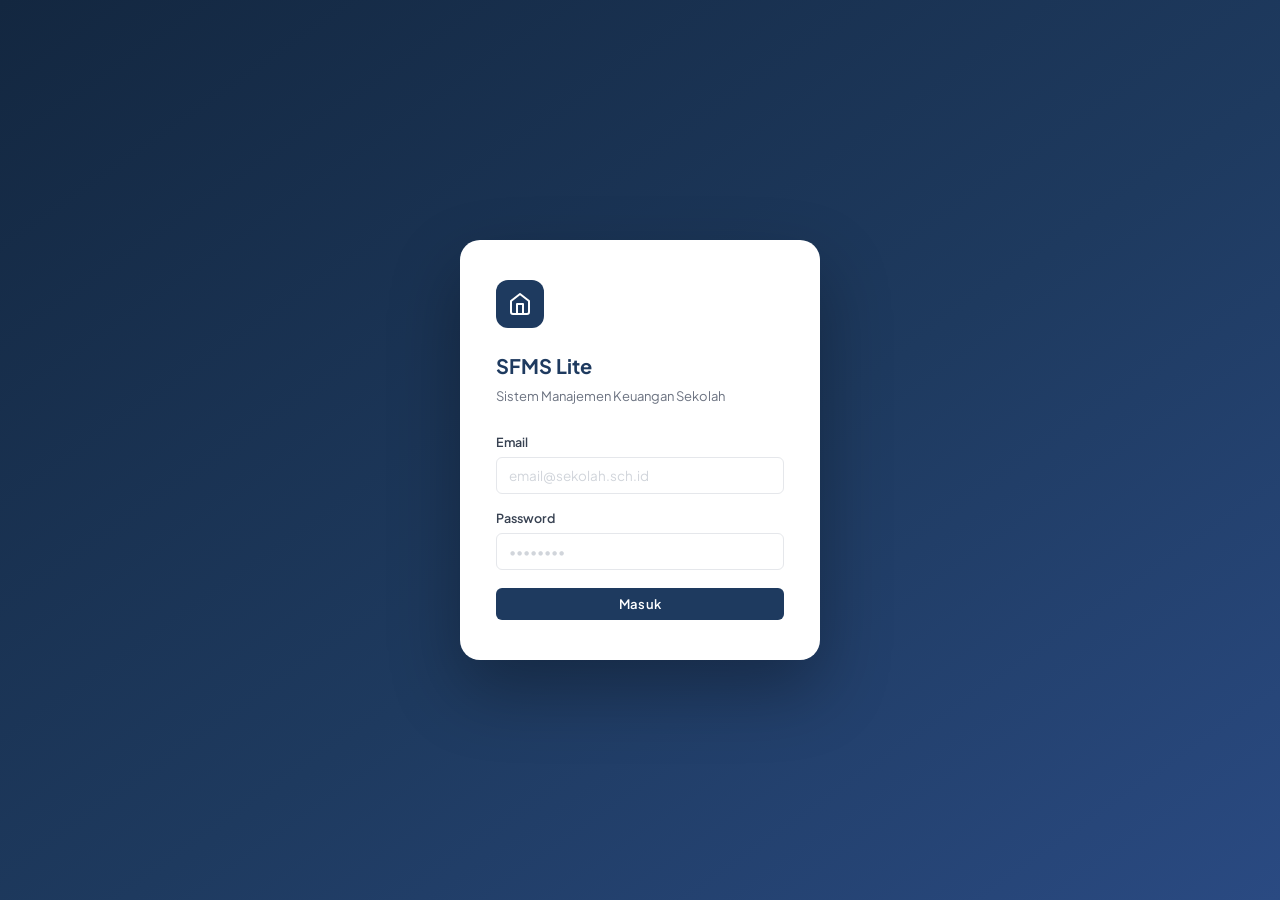
<file: index.html>
<!DOCTYPE html>
<html lang="id">
<head>
<meta charset="UTF-8" />
<meta name="viewport" content="width=device-width, initial-scale=1.0" />
<title>Login — SFMS Lite</title>
<link rel="stylesheet" href="css/style.css" />
</head>
<body>
<div class="login-wrap">
  <div class="login-card">
    <div class="login-logo">
      <svg xmlns="http://www.w3.org/2000/svg" width="24" height="24" viewBox="0 0 24 24" fill="none" stroke="currentColor" stroke-width="2" stroke-linecap="round" stroke-linejoin="round"><path d="M3 9l9-7 9 7v11a2 2 0 0 1-2 2H5a2 2 0 0 1-2-2z"/><polyline points="9 22 9 12 15 12 15 22"/></svg>
    </div>
    <h1>SFMS Lite</h1>
    <p class="sub">Sistem Manajemen Keuangan Sekolah</p>
    <div id="errMsg" class="error" style="display:none"></div>
    <label>Email</label>
    <input type="email" id="email" placeholder="email@sekolah.sch.id" required autocomplete="email" />
    <label>Password</label>
    <input type="password" id="password" placeholder="••••••••" required autocomplete="current-password" />
    <button class="btn btn-primary" id="btnLogin" style="width:100%;margin-top:4px">Masuk</button>
  </div>
</div>
<script type="module" src="js/login.js"></script>
</body>
</html>
</file>
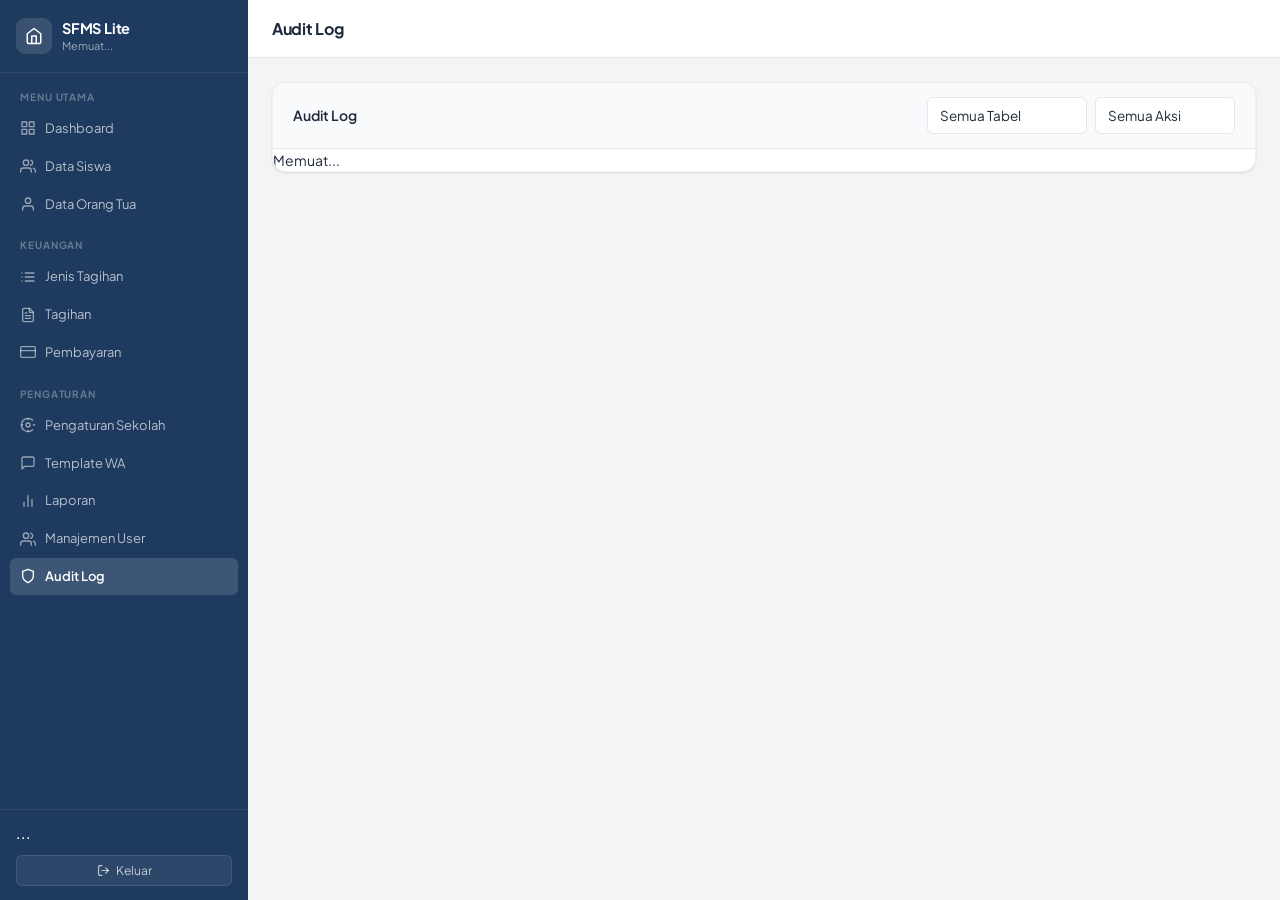
<file: audit-log.html>
<!DOCTYPE html>
<html lang="id">
<head>
<meta charset="UTF-8" />
<meta name="viewport" content="width=device-width, initial-scale=1.0" />
<title>Audit Log — SFMS Lite</title>
<link rel="stylesheet" href="css/style.css" />
<link rel="stylesheet" href="css/mobile-fix.css" />
</head>
<body>

<div class="sidebar-overlay" id="sidebarOverlay"></div>

<div class="app-shell">
  <aside class="sidebar" id="sidebar">
    <div class="brand">
      <div class="brand-icon"><svg xmlns="http://www.w3.org/2000/svg" width="18" height="18" viewBox="0 0 24 24" fill="none" stroke="currentColor" stroke-width="2" stroke-linecap="round" stroke-linejoin="round"><path d="M3 9l9-7 9 7v11a2 2 0 0 1-2 2H5a2 2 0 0 1-2-2z"/><polyline points="9 22 9 12 15 12 15 22"/></svg></div>
      <div class="brand-text">
        <div class="brand-name" data-app-name>SFMS Lite</div>
        <div class="brand-sub" data-school-name>Memuat...</div>
      </div>
    </div>
    <nav>
      <div class="nav-section">MENU UTAMA</div>
      <a href="dashboard.html"><svg xmlns="http://www.w3.org/2000/svg" width="16" height="16" viewBox="0 0 24 24" fill="none" stroke="currentColor" stroke-width="2" stroke-linecap="round" stroke-linejoin="round"><rect x="3" y="3" width="7" height="7"/><rect x="14" y="3" width="7" height="7"/><rect x="3" y="14" width="7" height="7"/><rect x="14" y="14" width="7" height="7"/></svg>Dashboard</a>
      <a href="siswa.html"><svg xmlns="http://www.w3.org/2000/svg" width="16" height="16" viewBox="0 0 24 24" fill="none" stroke="currentColor" stroke-width="2" stroke-linecap="round" stroke-linejoin="round"><path d="M17 21v-2a4 4 0 0 0-4-4H5a4 4 0 0 0-4 4v2"/><circle cx="9" cy="7" r="4"/><path d="M23 21v-2a4 4 0 0 0-3-3.87"/><path d="M16 3.13a4 4 0 0 1 0 7.75"/></svg>Data Siswa</a>
      <a href="orangtua.html"><svg xmlns="http://www.w3.org/2000/svg" width="16" height="16" viewBox="0 0 24 24" fill="none" stroke="currentColor" stroke-width="2" stroke-linecap="round" stroke-linejoin="round"><path d="M20 21v-2a4 4 0 0 0-4-4H8a4 4 0 0 0-4 4v2"/><circle cx="12" cy="7" r="4"/></svg>Data Orang Tua</a>
      <div class="nav-section">KEUANGAN</div>
      <a href="jenis-tagihan.html"><svg xmlns="http://www.w3.org/2000/svg" width="16" height="16" viewBox="0 0 24 24" fill="none" stroke="currentColor" stroke-width="2" stroke-linecap="round" stroke-linejoin="round"><line x1="8" y1="6" x2="21" y2="6"/><line x1="8" y1="12" x2="21" y2="12"/><line x1="8" y1="18" x2="21" y2="18"/><line x1="3" y1="6" x2="3.01" y2="6"/><line x1="3" y1="12" x2="3.01" y2="12"/><line x1="3" y1="18" x2="3.01" y2="18"/></svg>Jenis Tagihan</a>
      <a href="tagihan.html"><svg xmlns="http://www.w3.org/2000/svg" width="16" height="16" viewBox="0 0 24 24" fill="none" stroke="currentColor" stroke-width="2" stroke-linecap="round" stroke-linejoin="round"><path d="M14 2H6a2 2 0 0 0-2 2v16a2 2 0 0 0 2 2h12a2 2 0 0 0 2-2V8z"/><polyline points="14 2 14 8 20 8"/><line x1="16" y1="13" x2="8" y2="13"/><line x1="16" y1="17" x2="8" y2="17"/><polyline points="10 9 9 9 8 9"/></svg>Tagihan</a>
      <a href="pembayaran.html"><svg xmlns="http://www.w3.org/2000/svg" width="16" height="16" viewBox="0 0 24 24" fill="none" stroke="currentColor" stroke-width="2" stroke-linecap="round" stroke-linejoin="round"><rect x="1" y="4" width="22" height="16" rx="2" ry="2"/><line x1="1" y1="10" x2="23" y2="10"/></svg>Pembayaran</a>
      <div class="nav-section">PENGATURAN</div>
      <a href="pengaturan.html"><svg xmlns="http://www.w3.org/2000/svg" width="16" height="16" viewBox="0 0 24 24" fill="none" stroke="currentColor" stroke-width="2" stroke-linecap="round" stroke-linejoin="round"><circle cx="12" cy="12" r="3"/><path d="M19.07 4.93A10 10 0 0 0 4.93 19.07M4.93 4.93a10 10 0 0 0 14.14 14.14"/><path d="M12 2v2M12 20v2M2 12h2M20 12h2"/></svg>Pengaturan Sekolah</a>
      <a href="template.html"><svg xmlns="http://www.w3.org/2000/svg" width="16" height="16" viewBox="0 0 24 24" fill="none" stroke="currentColor" stroke-width="2" stroke-linecap="round" stroke-linejoin="round"><path d="M21 15a2 2 0 0 1-2 2H7l-4 4V5a2 2 0 0 1 2-2h14a2 2 0 0 1 2 2z"/></svg>Template WA</a>
      <a href="laporan.html"><svg xmlns="http://www.w3.org/2000/svg" width="16" height="16" viewBox="0 0 24 24" fill="none" stroke="currentColor" stroke-width="2" stroke-linecap="round" stroke-linejoin="round"><line x1="18" y1="20" x2="18" y2="10"/><line x1="12" y1="20" x2="12" y2="4"/><line x1="6" y1="20" x2="6" y2="14"/></svg>Laporan</a>
      <a href="users.html" data-roles="kepala_sekolah"><svg xmlns="http://www.w3.org/2000/svg" width="16" height="16" viewBox="0 0 24 24" fill="none" stroke="currentColor" stroke-width="2" stroke-linecap="round" stroke-linejoin="round"><path d="M17 21v-2a4 4 0 0 0-4-4H5a4 4 0 0 0-4 4v2"/><circle cx="9" cy="7" r="4"/><path d="M23 21v-2a4 4 0 0 0-3-3.87"/><path d="M16 3.13a4 4 0 0 1 0 7.75"/></svg>Manajemen User</a>
      <a href="audit-log.html" class="active"><svg xmlns="http://www.w3.org/2000/svg" width="16" height="16" viewBox="0 0 24 24" fill="none" stroke="currentColor" stroke-width="2" stroke-linecap="round" stroke-linejoin="round"><path d="M12 22s8-4 8-10V5l-8-3-8 3v7c0 6 8 10 8 10z"/></svg>Audit Log</a>
    </nav>
    <div class="user-box">
      <div data-user-name>...</div>
      <div data-user-role></div>
      <button data-logout><svg xmlns="http://www.w3.org/2000/svg" width="13" height="13" viewBox="0 0 24 24" fill="none" stroke="currentColor" stroke-width="2" stroke-linecap="round" stroke-linejoin="round"><path d="M9 21H5a2 2 0 0 1-2-2V5a2 2 0 0 1 2-2h4"/><polyline points="16 17 21 12 16 7"/><line x1="21" y1="12" x2="9" y2="12"/></svg> Keluar</button>
    </div>
  </aside>

  <main class="main">
    <div class="topbar">
      <div class="topbar-left">
        <button class="btn-hamburger" id="btnMenu" aria-label="Buka menu"><svg xmlns="http://www.w3.org/2000/svg" width="20" height="20" viewBox="0 0 24 24" fill="none" stroke="currentColor" stroke-width="2" stroke-linecap="round" stroke-linejoin="round"><line x1="3" y1="12" x2="21" y2="12"/><line x1="3" y1="6" x2="21" y2="6"/><line x1="3" y1="18" x2="21" y2="18"/></svg></button>
        <h1>Audit Log</h1>
      </div>
      <div class="topbar-actions" id="topbarActions"></div>
    </div>
    <div class="content">
      <div class="panel">
        <div class="panel-head">
          <h2>Audit Log</h2>
          <div style="display:flex;gap:8px;align-items:center;flex-wrap:wrap">
            <select id="filterTable" style="margin:0;width:160px">
              <option value="">Semua Tabel</option>
              <option value="bills">Tagihan</option>
              <option value="payments">Pembayaran</option>
              <option value="students">Siswa</option>
              <option value="profiles">User</option>
            </select>
            <select id="filterAction" style="margin:0;width:140px">
              <option value="">Semua Aksi</option>
              <option value="INSERT">Tambah</option>
              <option value="UPDATE">Ubah</option>
              <option value="DELETE">Hapus</option>
            </select>
          </div>
        </div>
        <div class="panel-body">
          <div class="table-wrap table-desktop" id="auditTableWrap">Memuat...</div>
          <div class="card-list" id="auditCardList"></div>
        </div>
      </div>
    </div>
  </main>
</div>



<nav class="bottom-nav">
  <a href="dashboard.html" class="bn-item"><svg xmlns="http://www.w3.org/2000/svg" width="20" height="20" viewBox="0 0 24 24" fill="none" stroke="currentColor" stroke-width="2" stroke-linecap="round" stroke-linejoin="round"><rect x="3" y="3" width="7" height="7"/><rect x="14" y="3" width="7" height="7"/><rect x="3" y="14" width="7" height="7"/><rect x="14" y="14" width="7" height="7"/></svg>Dashboard</a>
  <a href="tagihan.html" class="bn-item"><svg xmlns="http://www.w3.org/2000/svg" width="20" height="20" viewBox="0 0 24 24" fill="none" stroke="currentColor" stroke-width="2" stroke-linecap="round" stroke-linejoin="round"><path d="M14 2H6a2 2 0 0 0-2 2v16a2 2 0 0 0 2 2h12a2 2 0 0 0 2-2V8z"/><polyline points="14 2 14 8 20 8"/><line x1="16" y1="13" x2="8" y2="13"/><line x1="16" y1="17" x2="8" y2="17"/><polyline points="10 9 9 9 8 9"/></svg>Tagihan</a>
  <a href="pembayaran.html" class="bn-item"><svg xmlns="http://www.w3.org/2000/svg" width="20" height="20" viewBox="0 0 24 24" fill="none" stroke="currentColor" stroke-width="2" stroke-linecap="round" stroke-linejoin="round"><rect x="1" y="4" width="22" height="16" rx="2" ry="2"/><line x1="1" y1="10" x2="23" y2="10"/></svg>Pembayaran</a>
  <a href="laporan.html" class="bn-item"><svg xmlns="http://www.w3.org/2000/svg" width="20" height="20" viewBox="0 0 24 24" fill="none" stroke="currentColor" stroke-width="2" stroke-linecap="round" stroke-linejoin="round"><line x1="18" y1="20" x2="18" y2="10"/><line x1="12" y1="20" x2="12" y2="4"/><line x1="6" y1="20" x2="6" y2="14"/></svg>Laporan</a>
</nav>

<script type="module" src="js/audit-log.js"></script>
<script>
  const btnMenu = document.getElementById("btnMenu");
  const sidebar = document.getElementById("sidebar");
  const overlay = document.getElementById("sidebarOverlay");
  function openSidebar()  { sidebar.classList.add("open"); overlay.classList.add("active"); document.body.style.overflow="hidden"; }
  function closeSidebar() { sidebar.classList.remove("open"); overlay.classList.remove("active"); document.body.style.overflow=""; }
  btnMenu.addEventListener("click", () => sidebar.classList.contains("open") ? closeSidebar() : openSidebar());
  overlay.addEventListener("click", closeSidebar);
  document.addEventListener("keydown", e => { if (e.key==="Escape") closeSidebar(); });

</script>
</body>
</html>
</file>
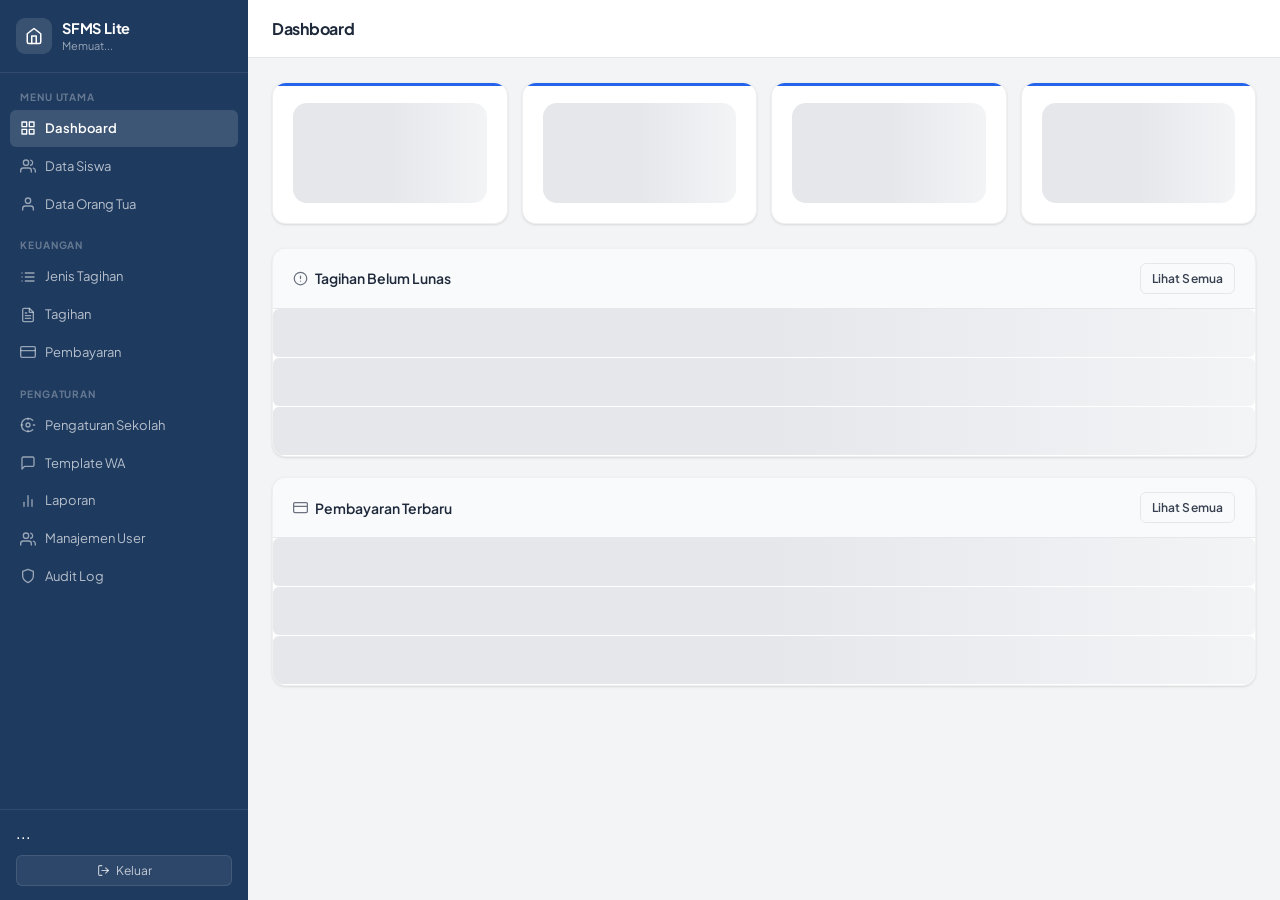
<file: dashboard.html>
<!DOCTYPE html>
<html lang="id">
<head>
<meta charset="UTF-8" />
<meta name="viewport" content="width=device-width, initial-scale=1.0" />
<title>Dashboard — SFMS Lite</title>
<link rel="stylesheet" href="css/style.css" />
<link rel="stylesheet" href="css/mobile-fix.css" />
</head>
<body>

<!-- Sidebar Overlay (mobile) -->
<div class="sidebar-overlay" id="sidebarOverlay"></div>

<div class="app-shell">

  <!-- ============ SIDEBAR ============ -->
  <aside class="sidebar" id="sidebar">
    <div class="brand">
      <div class="brand-icon">
        <svg xmlns="http://www.w3.org/2000/svg" width="18" height="18" viewBox="0 0 24 24" fill="none" stroke="currentColor" stroke-width="2" stroke-linecap="round" stroke-linejoin="round"><path d="M3 9l9-7 9 7v11a2 2 0 0 1-2 2H5a2 2 0 0 1-2-2z"/><polyline points="9 22 9 12 15 12 15 22"/></svg>
      </div>
      <div class="brand-text">
        <div class="brand-name" data-app-name>SFMS Lite</div>
        <div class="brand-sub" data-school-name>Memuat...</div>
      </div>
    </div>

    <nav>
      <div class="nav-section">Menu Utama</div>
      <a href="dashboard.html" class="active">
        <svg xmlns="http://www.w3.org/2000/svg" width="16" height="16" viewBox="0 0 24 24" fill="none" stroke="currentColor" stroke-width="2" stroke-linecap="round" stroke-linejoin="round"><rect x="3" y="3" width="7" height="7"/><rect x="14" y="3" width="7" height="7"/><rect x="3" y="14" width="7" height="7"/><rect x="14" y="14" width="7" height="7"/></svg>
        Dashboard
      </a>
      <a href="siswa.html">
        <svg xmlns="http://www.w3.org/2000/svg" width="16" height="16" viewBox="0 0 24 24" fill="none" stroke="currentColor" stroke-width="2" stroke-linecap="round" stroke-linejoin="round"><path d="M17 21v-2a4 4 0 0 0-4-4H5a4 4 0 0 0-4 4v2"/><circle cx="9" cy="7" r="4"/><path d="M23 21v-2a4 4 0 0 0-3-3.87"/><path d="M16 3.13a4 4 0 0 1 0 7.75"/></svg>
        Data Siswa
      </a>
      <a href="orangtua.html">
        <svg xmlns="http://www.w3.org/2000/svg" width="16" height="16" viewBox="0 0 24 24" fill="none" stroke="currentColor" stroke-width="2" stroke-linecap="round" stroke-linejoin="round"><path d="M20 21v-2a4 4 0 0 0-4-4H8a4 4 0 0 0-4 4v2"/><circle cx="12" cy="7" r="4"/></svg>
        Data Orang Tua
      </a>

      <div class="nav-section">Keuangan</div>
      <a href="jenis-tagihan.html">
        <svg xmlns="http://www.w3.org/2000/svg" width="16" height="16" viewBox="0 0 24 24" fill="none" stroke="currentColor" stroke-width="2" stroke-linecap="round" stroke-linejoin="round"><line x1="8" y1="6" x2="21" y2="6"/><line x1="8" y1="12" x2="21" y2="12"/><line x1="8" y1="18" x2="21" y2="18"/><line x1="3" y1="6" x2="3.01" y2="6"/><line x1="3" y1="12" x2="3.01" y2="12"/><line x1="3" y1="18" x2="3.01" y2="18"/></svg>
        Jenis Tagihan
      </a>
      <a href="tagihan.html">
        <svg xmlns="http://www.w3.org/2000/svg" width="16" height="16" viewBox="0 0 24 24" fill="none" stroke="currentColor" stroke-width="2" stroke-linecap="round" stroke-linejoin="round"><path d="M14 2H6a2 2 0 0 0-2 2v16a2 2 0 0 0 2 2h12a2 2 0 0 0 2-2V8z"/><polyline points="14 2 14 8 20 8"/><line x1="16" y1="13" x2="8" y2="13"/><line x1="16" y1="17" x2="8" y2="17"/><polyline points="10 9 9 9 8 9"/></svg>
        Tagihan
      </a>
      <a href="pembayaran.html">
        <svg xmlns="http://www.w3.org/2000/svg" width="16" height="16" viewBox="0 0 24 24" fill="none" stroke="currentColor" stroke-width="2" stroke-linecap="round" stroke-linejoin="round"><rect x="1" y="4" width="22" height="16" rx="2" ry="2"/><line x1="1" y1="10" x2="23" y2="10"/></svg>
        Pembayaran
      </a>

      <div class="nav-section">Pengaturan</div>
      <a href="pengaturan.html"><svg xmlns="http://www.w3.org/2000/svg" width="16" height="16" viewBox="0 0 24 24" fill="none" stroke="currentColor" stroke-width="2" stroke-linecap="round" stroke-linejoin="round"><circle cx="12" cy="12" r="3"/><path d="M19.07 4.93A10 10 0 0 0 4.93 19.07M4.93 4.93a10 10 0 0 0 14.14 14.14"/><path d="M12 2v2M12 20v2M2 12h2M20 12h2"/></svg>Pengaturan Sekolah</a>
      <a href="template.html">
        <svg xmlns="http://www.w3.org/2000/svg" width="16" height="16" viewBox="0 0 24 24" fill="none" stroke="currentColor" stroke-width="2" stroke-linecap="round" stroke-linejoin="round"><path d="M21 15a2 2 0 0 1-2 2H7l-4 4V5a2 2 0 0 1 2-2h14a2 2 0 0 1 2 2z"/></svg>
        Template WA
      </a>
      <a href="laporan.html">
        <svg xmlns="http://www.w3.org/2000/svg" width="16" height="16" viewBox="0 0 24 24" fill="none" stroke="currentColor" stroke-width="2" stroke-linecap="round" stroke-linejoin="round"><line x1="18" y1="20" x2="18" y2="10"/><line x1="12" y1="20" x2="12" y2="4"/><line x1="6" y1="20" x2="6" y2="14"/></svg>
        Laporan
      </a>
      <a href="users.html" data-roles="kepala_sekolah">
        <svg xmlns="http://www.w3.org/2000/svg" width="16" height="16" viewBox="0 0 24 24" fill="none" stroke="currentColor" stroke-width="2" stroke-linecap="round" stroke-linejoin="round"><path d="M17 21v-2a4 4 0 0 0-4-4H5a4 4 0 0 0-4 4v2"/><circle cx="9" cy="7" r="4"/><path d="M23 21v-2a4 4 0 0 0-3-3.87"/><path d="M16 3.13a4 4 0 0 1 0 7.75"/></svg>
        Manajemen User
      </a>
      <a href="audit-log.html" data-roles="kepala_sekolah">
        <svg xmlns="http://www.w3.org/2000/svg" width="16" height="16" viewBox="0 0 24 24" fill="none" stroke="currentColor" stroke-width="2" stroke-linecap="round" stroke-linejoin="round"><path d="M12 22s8-4 8-10V5l-8-3-8 3v7c0 6 8 10 8 10z"/></svg>
        Audit Log
      </a>
    </nav>

    <div class="user-box">
      <div data-user-name>...</div>
      <div data-user-role></div>
      <button data-logout>
        <svg xmlns="http://www.w3.org/2000/svg" width="13" height="13" viewBox="0 0 24 24" fill="none" stroke="currentColor" stroke-width="2" stroke-linecap="round" stroke-linejoin="round"><path d="M9 21H5a2 2 0 0 1-2-2V5a2 2 0 0 1 2-2h4"/><polyline points="16 17 21 12 16 7"/><line x1="21" y1="12" x2="9" y2="12"/></svg>
        Keluar
      </button>
    </div>
  </aside>

  <!-- ============ MAIN ============ -->
  <main class="main">
    <div class="topbar">
      <div class="topbar-left">
        <button class="btn-hamburger" id="btnMenu" aria-label="Buka menu">
          <svg xmlns="http://www.w3.org/2000/svg" width="20" height="20" viewBox="0 0 24 24" fill="none" stroke="currentColor" stroke-width="2" stroke-linecap="round" stroke-linejoin="round"><line x1="3" y1="12" x2="21" y2="12"/><line x1="3" y1="6" x2="21" y2="6"/><line x1="3" y1="18" x2="21" y2="18"/></svg>
        </button>
        <h1>Dashboard</h1>
      </div>
    </div>

    <div class="content">

      <!-- Summary Cards -->
      <div class="cards" id="summaryCards">
        <div class="card"><div class="skeleton skeleton-card"></div></div>
        <div class="card"><div class="skeleton skeleton-card"></div></div>
        <div class="card"><div class="skeleton skeleton-card"></div></div>
        <div class="card"><div class="skeleton skeleton-card"></div></div>
      </div>

      <!-- Tagihan Belum Lunas -->
      <div class="panel">
        <div class="panel-head">
          <h2>
            <svg xmlns="http://www.w3.org/2000/svg" viewBox="0 0 24 24" fill="none" stroke="currentColor" stroke-width="2" stroke-linecap="round" stroke-linejoin="round"><circle cx="12" cy="12" r="10"/><line x1="12" y1="8" x2="12" y2="12"/><line x1="12" y1="16" x2="12.01" y2="16"/></svg>
            Tagihan Belum Lunas
          </h2>
          <a href="tagihan.html" class="btn btn-ghost btn-sm">Lihat Semua</a>
        </div>
        <div class="panel-body">
          <!-- Desktop table -->
          <div class="table-wrap table-desktop" id="recentBillsTable">
            <div class="skeleton skeleton-row"></div>
            <div class="skeleton skeleton-row"></div>
            <div class="skeleton skeleton-row"></div>
          </div>
          <!-- Mobile card list -->
          <div class="card-list" id="recentBillsList"></div>
        </div>
      </div>

      <!-- Pembayaran Terbaru -->
      <div class="panel">
        <div class="panel-head">
          <h2>
            <svg xmlns="http://www.w3.org/2000/svg" viewBox="0 0 24 24" fill="none" stroke="currentColor" stroke-width="2" stroke-linecap="round" stroke-linejoin="round"><rect x="1" y="4" width="22" height="16" rx="2" ry="2"/><line x1="1" y1="10" x2="23" y2="10"/></svg>
            Pembayaran Terbaru
          </h2>
          <a href="pembayaran.html" class="btn btn-ghost btn-sm">Lihat Semua</a>
        </div>
        <div class="panel-body">
          <div class="table-wrap table-desktop" id="recentPaymentsTable">
            <div class="skeleton skeleton-row"></div>
            <div class="skeleton skeleton-row"></div>
            <div class="skeleton skeleton-row"></div>
          </div>
          <div class="card-list" id="recentPaymentsList"></div>
        </div>
      </div>

    </div><!-- /content -->
  </main>
</div><!-- /app-shell -->

<!-- Bottom Navigation (mobile) -->
<nav class="bottom-nav">
  <a href="dashboard.html" class="bn-item active">
    <svg xmlns="http://www.w3.org/2000/svg" width="20" height="20" viewBox="0 0 24 24" fill="none" stroke="currentColor" stroke-width="2" stroke-linecap="round" stroke-linejoin="round"><rect x="3" y="3" width="7" height="7"/><rect x="14" y="3" width="7" height="7"/><rect x="3" y="14" width="7" height="7"/><rect x="14" y="14" width="7" height="7"/></svg>
    Dashboard
  </a>
  <a href="tagihan.html" class="bn-item">
    <svg xmlns="http://www.w3.org/2000/svg" width="20" height="20" viewBox="0 0 24 24" fill="none" stroke="currentColor" stroke-width="2" stroke-linecap="round" stroke-linejoin="round"><path d="M14 2H6a2 2 0 0 0-2 2v16a2 2 0 0 0 2 2h12a2 2 0 0 0 2-2V8z"/><polyline points="14 2 14 8 20 8"/></svg>
    Tagihan
  </a>
  <a href="pembayaran.html" class="bn-item">
    <svg xmlns="http://www.w3.org/2000/svg" width="20" height="20" viewBox="0 0 24 24" fill="none" stroke="currentColor" stroke-width="2" stroke-linecap="round" stroke-linejoin="round"><rect x="1" y="4" width="22" height="16" rx="2" ry="2"/><line x1="1" y1="10" x2="23" y2="10"/></svg>
    Bayar
  </a>
  <a href="laporan.html" class="bn-item">
    <svg xmlns="http://www.w3.org/2000/svg" width="20" height="20" viewBox="0 0 24 24" fill="none" stroke="currentColor" stroke-width="2" stroke-linecap="round" stroke-linejoin="round"><line x1="18" y1="20" x2="18" y2="10"/><line x1="12" y1="20" x2="12" y2="4"/><line x1="6" y1="20" x2="6" y2="14"/></svg>
    Laporan
  </a>
</nav>

<script type="module" src="js/dashboard.js"></script>
<script>
  // Hamburger & sidebar toggle
  const btnMenu = document.getElementById("btnMenu");
  const sidebar = document.getElementById("sidebar");
  const overlay = document.getElementById("sidebarOverlay");

  function openSidebar() {
    sidebar.classList.add("open");
    overlay.classList.add("active");
    document.body.style.overflow = "hidden";
  }
  function closeSidebar() {
    sidebar.classList.remove("open");
    overlay.classList.remove("active");
    document.body.style.overflow = "";
  }

  btnMenu.addEventListener("click", () => {
    sidebar.classList.contains("open") ? closeSidebar() : openSidebar();
  });
  overlay.addEventListener("click", closeSidebar);

  // Close on Escape
  document.addEventListener("keydown", (e) => {
    if (e.key === "Escape") closeSidebar();
  });
</script>
</body>
</html>
</file>
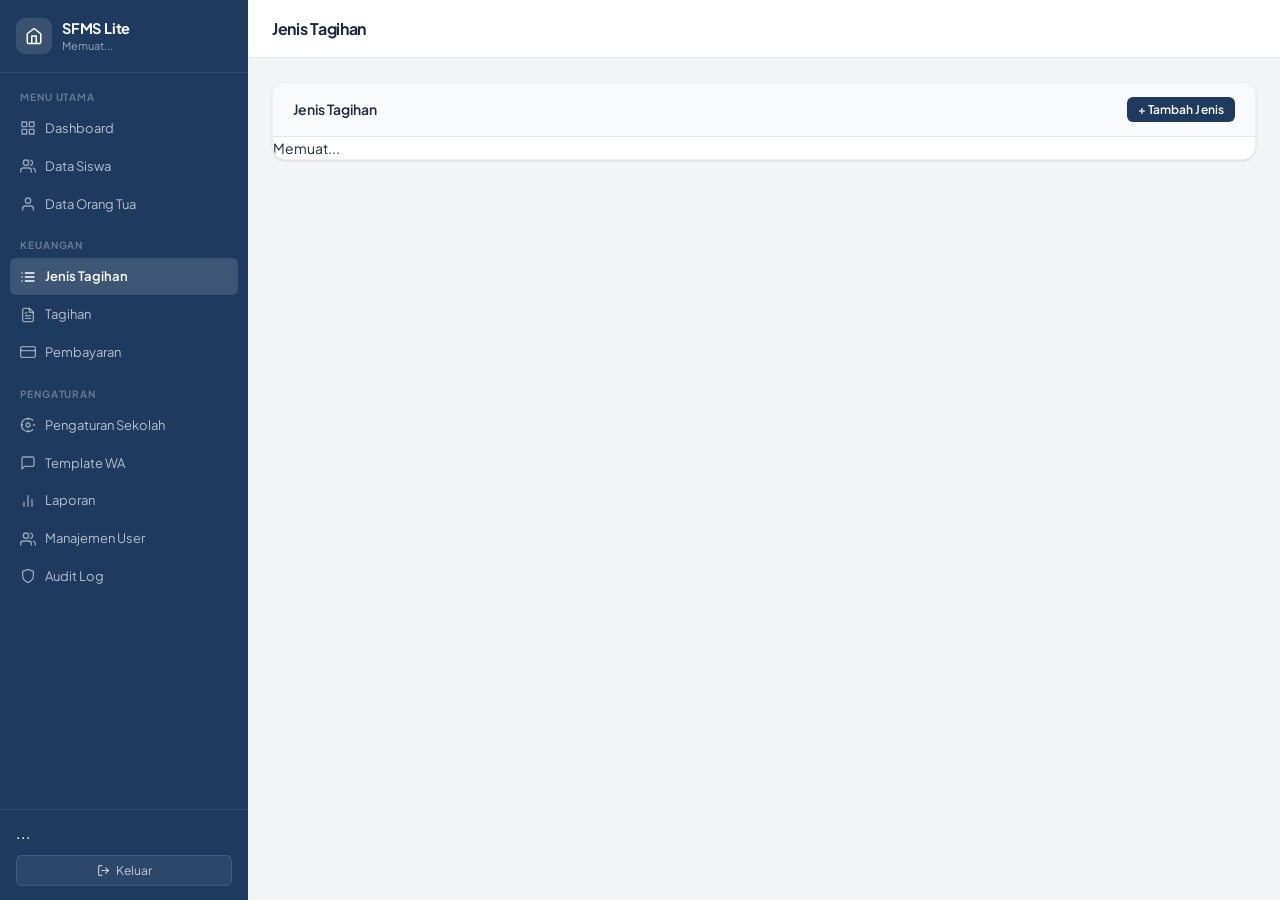
<file: jenis-tagihan.html>
<!DOCTYPE html>
<html lang="id">
<head>
<meta charset="UTF-8" />
<meta name="viewport" content="width=device-width, initial-scale=1.0" />
<title>Jenis Tagihan — SFMS Lite</title>
<link rel="stylesheet" href="css/style.css" />
<link rel="stylesheet" href="css/mobile-fix.css" />
</head>
<body>

<div class="sidebar-overlay" id="sidebarOverlay"></div>

<div class="app-shell">
  <aside class="sidebar" id="sidebar">
    <div class="brand">
      <div class="brand-icon"><svg xmlns="http://www.w3.org/2000/svg" width="18" height="18" viewBox="0 0 24 24" fill="none" stroke="currentColor" stroke-width="2" stroke-linecap="round" stroke-linejoin="round"><path d="M3 9l9-7 9 7v11a2 2 0 0 1-2 2H5a2 2 0 0 1-2-2z"/><polyline points="9 22 9 12 15 12 15 22"/></svg></div>
      <div class="brand-text">
        <div class="brand-name" data-app-name>SFMS Lite</div>
        <div class="brand-sub" data-school-name>Memuat...</div>
      </div>
    </div>
    <nav>
      <div class="nav-section">MENU UTAMA</div>
      <a href="dashboard.html"><svg xmlns="http://www.w3.org/2000/svg" width="16" height="16" viewBox="0 0 24 24" fill="none" stroke="currentColor" stroke-width="2" stroke-linecap="round" stroke-linejoin="round"><rect x="3" y="3" width="7" height="7"/><rect x="14" y="3" width="7" height="7"/><rect x="3" y="14" width="7" height="7"/><rect x="14" y="14" width="7" height="7"/></svg>Dashboard</a>
      <a href="siswa.html"><svg xmlns="http://www.w3.org/2000/svg" width="16" height="16" viewBox="0 0 24 24" fill="none" stroke="currentColor" stroke-width="2" stroke-linecap="round" stroke-linejoin="round"><path d="M17 21v-2a4 4 0 0 0-4-4H5a4 4 0 0 0-4 4v2"/><circle cx="9" cy="7" r="4"/><path d="M23 21v-2a4 4 0 0 0-3-3.87"/><path d="M16 3.13a4 4 0 0 1 0 7.75"/></svg>Data Siswa</a>
      <a href="orangtua.html"><svg xmlns="http://www.w3.org/2000/svg" width="16" height="16" viewBox="0 0 24 24" fill="none" stroke="currentColor" stroke-width="2" stroke-linecap="round" stroke-linejoin="round"><path d="M20 21v-2a4 4 0 0 0-4-4H8a4 4 0 0 0-4 4v2"/><circle cx="12" cy="7" r="4"/></svg>Data Orang Tua</a>
      <div class="nav-section">KEUANGAN</div>
      <a href="jenis-tagihan.html" class="active"><svg xmlns="http://www.w3.org/2000/svg" width="16" height="16" viewBox="0 0 24 24" fill="none" stroke="currentColor" stroke-width="2" stroke-linecap="round" stroke-linejoin="round"><line x1="8" y1="6" x2="21" y2="6"/><line x1="8" y1="12" x2="21" y2="12"/><line x1="8" y1="18" x2="21" y2="18"/><line x1="3" y1="6" x2="3.01" y2="6"/><line x1="3" y1="12" x2="3.01" y2="12"/><line x1="3" y1="18" x2="3.01" y2="18"/></svg>Jenis Tagihan</a>
      <a href="tagihan.html"><svg xmlns="http://www.w3.org/2000/svg" width="16" height="16" viewBox="0 0 24 24" fill="none" stroke="currentColor" stroke-width="2" stroke-linecap="round" stroke-linejoin="round"><path d="M14 2H6a2 2 0 0 0-2 2v16a2 2 0 0 0 2 2h12a2 2 0 0 0 2-2V8z"/><polyline points="14 2 14 8 20 8"/><line x1="16" y1="13" x2="8" y2="13"/><line x1="16" y1="17" x2="8" y2="17"/><polyline points="10 9 9 9 8 9"/></svg>Tagihan</a>
      <a href="pembayaran.html"><svg xmlns="http://www.w3.org/2000/svg" width="16" height="16" viewBox="0 0 24 24" fill="none" stroke="currentColor" stroke-width="2" stroke-linecap="round" stroke-linejoin="round"><rect x="1" y="4" width="22" height="16" rx="2" ry="2"/><line x1="1" y1="10" x2="23" y2="10"/></svg>Pembayaran</a>
      <div class="nav-section">PENGATURAN</div>
      <a href="pengaturan.html"><svg xmlns="http://www.w3.org/2000/svg" width="16" height="16" viewBox="0 0 24 24" fill="none" stroke="currentColor" stroke-width="2" stroke-linecap="round" stroke-linejoin="round"><circle cx="12" cy="12" r="3"/><path d="M19.07 4.93A10 10 0 0 0 4.93 19.07M4.93 4.93a10 10 0 0 0 14.14 14.14"/><path d="M12 2v2M12 20v2M2 12h2M20 12h2"/></svg>Pengaturan Sekolah</a>
      <a href="template.html"><svg xmlns="http://www.w3.org/2000/svg" width="16" height="16" viewBox="0 0 24 24" fill="none" stroke="currentColor" stroke-width="2" stroke-linecap="round" stroke-linejoin="round"><path d="M21 15a2 2 0 0 1-2 2H7l-4 4V5a2 2 0 0 1 2-2h14a2 2 0 0 1 2 2z"/></svg>Template WA</a>
      <a href="laporan.html"><svg xmlns="http://www.w3.org/2000/svg" width="16" height="16" viewBox="0 0 24 24" fill="none" stroke="currentColor" stroke-width="2" stroke-linecap="round" stroke-linejoin="round"><line x1="18" y1="20" x2="18" y2="10"/><line x1="12" y1="20" x2="12" y2="4"/><line x1="6" y1="20" x2="6" y2="14"/></svg>Laporan</a>
      <a href="users.html" data-roles="kepala_sekolah"><svg xmlns="http://www.w3.org/2000/svg" width="16" height="16" viewBox="0 0 24 24" fill="none" stroke="currentColor" stroke-width="2" stroke-linecap="round" stroke-linejoin="round"><path d="M17 21v-2a4 4 0 0 0-4-4H5a4 4 0 0 0-4 4v2"/><circle cx="9" cy="7" r="4"/><path d="M23 21v-2a4 4 0 0 0-3-3.87"/><path d="M16 3.13a4 4 0 0 1 0 7.75"/></svg>Manajemen User</a>
      <a href="audit-log.html"><svg xmlns="http://www.w3.org/2000/svg" width="16" height="16" viewBox="0 0 24 24" fill="none" stroke="currentColor" stroke-width="2" stroke-linecap="round" stroke-linejoin="round"><path d="M12 22s8-4 8-10V5l-8-3-8 3v7c0 6 8 10 8 10z"/></svg>Audit Log</a>
    </nav>
    <div class="user-box">
      <div data-user-name>...</div>
      <div data-user-role></div>
      <button data-logout><svg xmlns="http://www.w3.org/2000/svg" width="13" height="13" viewBox="0 0 24 24" fill="none" stroke="currentColor" stroke-width="2" stroke-linecap="round" stroke-linejoin="round"><path d="M9 21H5a2 2 0 0 1-2-2V5a2 2 0 0 1 2-2h4"/><polyline points="16 17 21 12 16 7"/><line x1="21" y1="12" x2="9" y2="12"/></svg> Keluar</button>
    </div>
  </aside>

  <main class="main">
    <div class="topbar">
      <div class="topbar-left">
        <button class="btn-hamburger" id="btnMenu" aria-label="Buka menu"><svg xmlns="http://www.w3.org/2000/svg" width="20" height="20" viewBox="0 0 24 24" fill="none" stroke="currentColor" stroke-width="2" stroke-linecap="round" stroke-linejoin="round"><line x1="3" y1="12" x2="21" y2="12"/><line x1="3" y1="6" x2="21" y2="6"/><line x1="3" y1="18" x2="21" y2="18"/></svg></button>
        <h1>Jenis Tagihan</h1>
      </div>
      <div class="topbar-actions" id="topbarActions"></div>
    </div>
    <div class="content">
      <div class="panel">
        <div class="panel-head">
          <h2>Jenis Tagihan</h2>
          <button class="btn btn-primary btn-sm" id="btnAdd" data-roles="kepala_sekolah,bendahara">+ Tambah Jenis</button>
        </div>
        <div class="panel-body">
          <div class="table-wrap table-desktop" id="billingTypeTableWrap">Memuat...</div>
          <div class="card-list" id="billingTypeCardList"></div>
        </div>
      </div>
    </div>
  </main>
</div>


<div id="modalOverlay" style="display:none;position:fixed;inset:0;background:rgba(10,20,40,0.50);align-items:center;justify-content:center;z-index:100;padding:20px;backdrop-filter:blur(3px)">
  <div class="modal-box">
    <div class="modal-header">
      <h2><span id="modalTitle">Tambah Jenis Tagihan</span></h2>
      <button class="modal-close" id="btnCancel" aria-label="Tutup">
        <svg xmlns="http://www.w3.org/2000/svg" viewBox="0 0 24 24" fill="none" stroke="currentColor" stroke-width="2.5" stroke-linecap="round" stroke-linejoin="round"><line x1="18" y1="6" x2="6" y2="18"/><line x1="6" y1="6" x2="18" y2="18"/></svg>
      </button>
    </div>
    <form id="billingTypeForm">
      <input type="hidden" id="billingTypeId" />
      <label>Nama Jenis Tagihan <span style="color:var(--red)">*</span></label>
      <input type="text" id="f_name" required placeholder="cth: SPP Bulanan, Uang Buku" />
      <label>Nominal Default (Rp)</label>
      <input type="number" id="f_default_amount" placeholder="0" min="0" />
      <div class="form-hint">Nominal ini akan otomatis terisi saat generate tagihan</div>
      <label>Deskripsi (opsional)</label>
      <input type="text" id="f_description" placeholder="Keterangan tambahan" />
      <div class="modal-footer">
        <button type="button" class="btn btn-ghost" id="btnCancel2">Batal</button>
        <button type="submit" class="btn btn-primary">Simpan</button>
      </div>
    </form>
  </div>
</div>

<nav class="bottom-nav">
  <a href="dashboard.html" class="bn-item"><svg xmlns="http://www.w3.org/2000/svg" width="20" height="20" viewBox="0 0 24 24" fill="none" stroke="currentColor" stroke-width="2" stroke-linecap="round" stroke-linejoin="round"><rect x="3" y="3" width="7" height="7"/><rect x="14" y="3" width="7" height="7"/><rect x="3" y="14" width="7" height="7"/><rect x="14" y="14" width="7" height="7"/></svg>Dashboard</a>
  <a href="tagihan.html" class="bn-item"><svg xmlns="http://www.w3.org/2000/svg" width="20" height="20" viewBox="0 0 24 24" fill="none" stroke="currentColor" stroke-width="2" stroke-linecap="round" stroke-linejoin="round"><path d="M14 2H6a2 2 0 0 0-2 2v16a2 2 0 0 0 2 2h12a2 2 0 0 0 2-2V8z"/><polyline points="14 2 14 8 20 8"/><line x1="16" y1="13" x2="8" y2="13"/><line x1="16" y1="17" x2="8" y2="17"/><polyline points="10 9 9 9 8 9"/></svg>Tagihan</a>
  <a href="pembayaran.html" class="bn-item"><svg xmlns="http://www.w3.org/2000/svg" width="20" height="20" viewBox="0 0 24 24" fill="none" stroke="currentColor" stroke-width="2" stroke-linecap="round" stroke-linejoin="round"><rect x="1" y="4" width="22" height="16" rx="2" ry="2"/><line x1="1" y1="10" x2="23" y2="10"/></svg>Pembayaran</a>
  <a href="laporan.html" class="bn-item"><svg xmlns="http://www.w3.org/2000/svg" width="20" height="20" viewBox="0 0 24 24" fill="none" stroke="currentColor" stroke-width="2" stroke-linecap="round" stroke-linejoin="round"><line x1="18" y1="20" x2="18" y2="10"/><line x1="12" y1="20" x2="12" y2="4"/><line x1="6" y1="20" x2="6" y2="14"/></svg>Laporan</a>
</nav>

<script type="module" src="js/jenis-tagihan.js"></script>
<script>
  const btnMenu = document.getElementById("btnMenu");
  const sidebar = document.getElementById("sidebar");
  const overlay = document.getElementById("sidebarOverlay");
  function openSidebar()  { sidebar.classList.add("open"); overlay.classList.add("active"); document.body.style.overflow="hidden"; }
  function closeSidebar() { sidebar.classList.remove("open"); overlay.classList.remove("active"); document.body.style.overflow=""; }
  btnMenu.addEventListener("click", () => sidebar.classList.contains("open") ? closeSidebar() : openSidebar());
  overlay.addEventListener("click", closeSidebar);
  document.addEventListener("keydown", e => { if (e.key==="Escape") closeSidebar(); });

</script>
</body>
</html>
</file>
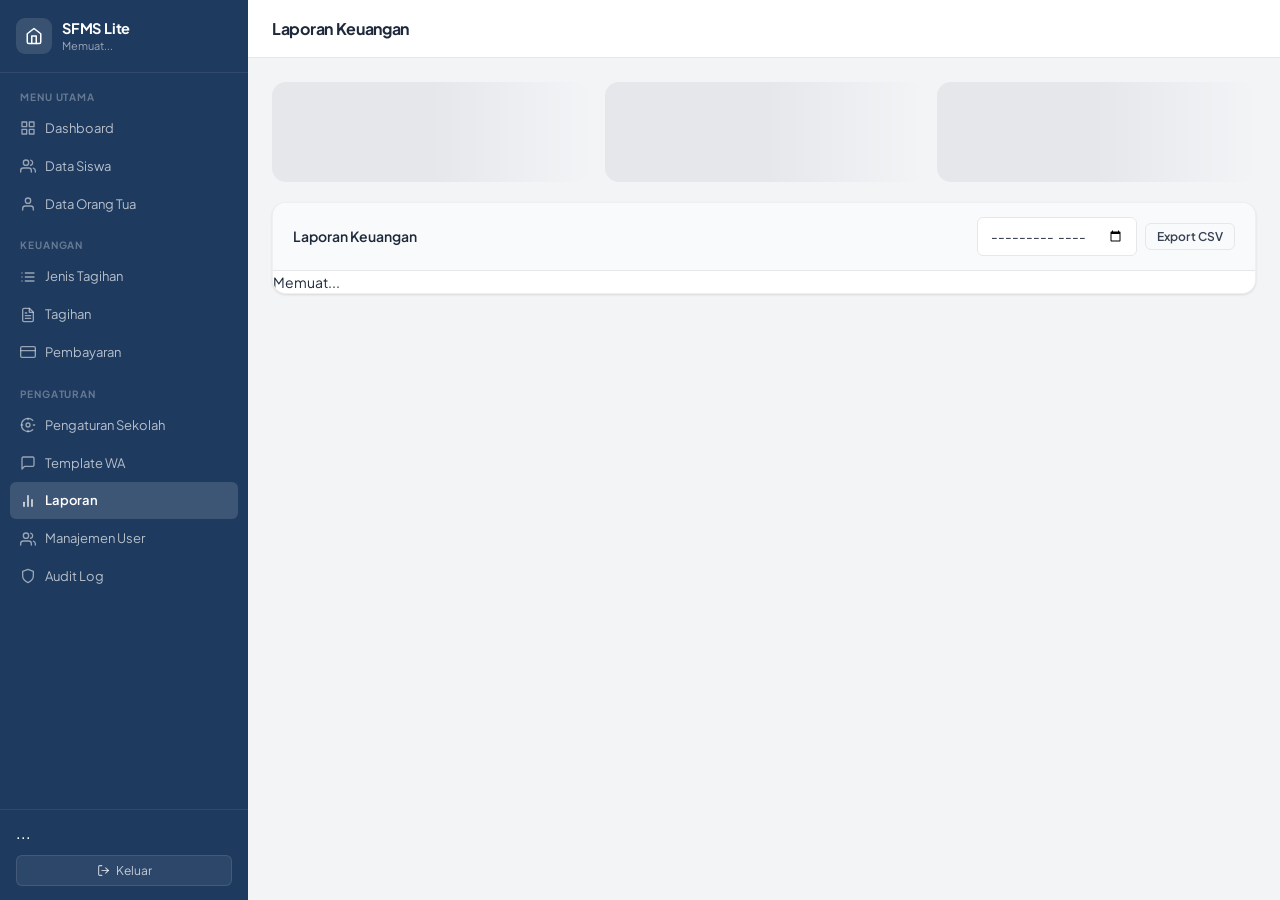
<file: laporan.html>
<!DOCTYPE html>
<html lang="id">
<head>
<meta charset="UTF-8" />
<meta name="viewport" content="width=device-width, initial-scale=1.0" />
<title>Laporan — SFMS Lite</title>
<link rel="stylesheet" href="css/style.css" />
<link rel="stylesheet" href="css/mobile-fix.css" />
</head>
<body>

<div class="sidebar-overlay" id="sidebarOverlay"></div>

<div class="app-shell">
  <aside class="sidebar" id="sidebar">
    <div class="brand">
      <div class="brand-icon"><svg xmlns="http://www.w3.org/2000/svg" width="18" height="18" viewBox="0 0 24 24" fill="none" stroke="currentColor" stroke-width="2" stroke-linecap="round" stroke-linejoin="round"><path d="M3 9l9-7 9 7v11a2 2 0 0 1-2 2H5a2 2 0 0 1-2-2z"/><polyline points="9 22 9 12 15 12 15 22"/></svg></div>
      <div class="brand-text">
        <div class="brand-name" data-app-name>SFMS Lite</div>
        <div class="brand-sub" data-school-name>Memuat...</div>
      </div>
    </div>
    <nav>
      <div class="nav-section">MENU UTAMA</div>
      <a href="dashboard.html"><svg xmlns="http://www.w3.org/2000/svg" width="16" height="16" viewBox="0 0 24 24" fill="none" stroke="currentColor" stroke-width="2" stroke-linecap="round" stroke-linejoin="round"><rect x="3" y="3" width="7" height="7"/><rect x="14" y="3" width="7" height="7"/><rect x="3" y="14" width="7" height="7"/><rect x="14" y="14" width="7" height="7"/></svg>Dashboard</a>
      <a href="siswa.html"><svg xmlns="http://www.w3.org/2000/svg" width="16" height="16" viewBox="0 0 24 24" fill="none" stroke="currentColor" stroke-width="2" stroke-linecap="round" stroke-linejoin="round"><path d="M17 21v-2a4 4 0 0 0-4-4H5a4 4 0 0 0-4 4v2"/><circle cx="9" cy="7" r="4"/><path d="M23 21v-2a4 4 0 0 0-3-3.87"/><path d="M16 3.13a4 4 0 0 1 0 7.75"/></svg>Data Siswa</a>
      <a href="orangtua.html"><svg xmlns="http://www.w3.org/2000/svg" width="16" height="16" viewBox="0 0 24 24" fill="none" stroke="currentColor" stroke-width="2" stroke-linecap="round" stroke-linejoin="round"><path d="M20 21v-2a4 4 0 0 0-4-4H8a4 4 0 0 0-4 4v2"/><circle cx="12" cy="7" r="4"/></svg>Data Orang Tua</a>
      <div class="nav-section">KEUANGAN</div>
      <a href="jenis-tagihan.html"><svg xmlns="http://www.w3.org/2000/svg" width="16" height="16" viewBox="0 0 24 24" fill="none" stroke="currentColor" stroke-width="2" stroke-linecap="round" stroke-linejoin="round"><line x1="8" y1="6" x2="21" y2="6"/><line x1="8" y1="12" x2="21" y2="12"/><line x1="8" y1="18" x2="21" y2="18"/><line x1="3" y1="6" x2="3.01" y2="6"/><line x1="3" y1="12" x2="3.01" y2="12"/><line x1="3" y1="18" x2="3.01" y2="18"/></svg>Jenis Tagihan</a>
      <a href="tagihan.html"><svg xmlns="http://www.w3.org/2000/svg" width="16" height="16" viewBox="0 0 24 24" fill="none" stroke="currentColor" stroke-width="2" stroke-linecap="round" stroke-linejoin="round"><path d="M14 2H6a2 2 0 0 0-2 2v16a2 2 0 0 0 2 2h12a2 2 0 0 0 2-2V8z"/><polyline points="14 2 14 8 20 8"/><line x1="16" y1="13" x2="8" y2="13"/><line x1="16" y1="17" x2="8" y2="17"/><polyline points="10 9 9 9 8 9"/></svg>Tagihan</a>
      <a href="pembayaran.html"><svg xmlns="http://www.w3.org/2000/svg" width="16" height="16" viewBox="0 0 24 24" fill="none" stroke="currentColor" stroke-width="2" stroke-linecap="round" stroke-linejoin="round"><rect x="1" y="4" width="22" height="16" rx="2" ry="2"/><line x1="1" y1="10" x2="23" y2="10"/></svg>Pembayaran</a>
      <div class="nav-section">PENGATURAN</div>
      <a href="pengaturan.html"><svg xmlns="http://www.w3.org/2000/svg" width="16" height="16" viewBox="0 0 24 24" fill="none" stroke="currentColor" stroke-width="2" stroke-linecap="round" stroke-linejoin="round"><circle cx="12" cy="12" r="3"/><path d="M19.07 4.93A10 10 0 0 0 4.93 19.07M4.93 4.93a10 10 0 0 0 14.14 14.14"/><path d="M12 2v2M12 20v2M2 12h2M20 12h2"/></svg>Pengaturan Sekolah</a>
      <a href="template.html"><svg xmlns="http://www.w3.org/2000/svg" width="16" height="16" viewBox="0 0 24 24" fill="none" stroke="currentColor" stroke-width="2" stroke-linecap="round" stroke-linejoin="round"><path d="M21 15a2 2 0 0 1-2 2H7l-4 4V5a2 2 0 0 1 2-2h14a2 2 0 0 1 2 2z"/></svg>Template WA</a>
      <a href="laporan.html" class="active"><svg xmlns="http://www.w3.org/2000/svg" width="16" height="16" viewBox="0 0 24 24" fill="none" stroke="currentColor" stroke-width="2" stroke-linecap="round" stroke-linejoin="round"><line x1="18" y1="20" x2="18" y2="10"/><line x1="12" y1="20" x2="12" y2="4"/><line x1="6" y1="20" x2="6" y2="14"/></svg>Laporan</a>
      <a href="users.html" data-roles="kepala_sekolah"><svg xmlns="http://www.w3.org/2000/svg" width="16" height="16" viewBox="0 0 24 24" fill="none" stroke="currentColor" stroke-width="2" stroke-linecap="round" stroke-linejoin="round"><path d="M17 21v-2a4 4 0 0 0-4-4H5a4 4 0 0 0-4 4v2"/><circle cx="9" cy="7" r="4"/><path d="M23 21v-2a4 4 0 0 0-3-3.87"/><path d="M16 3.13a4 4 0 0 1 0 7.75"/></svg>Manajemen User</a>
      <a href="audit-log.html"><svg xmlns="http://www.w3.org/2000/svg" width="16" height="16" viewBox="0 0 24 24" fill="none" stroke="currentColor" stroke-width="2" stroke-linecap="round" stroke-linejoin="round"><path d="M12 22s8-4 8-10V5l-8-3-8 3v7c0 6 8 10 8 10z"/></svg>Audit Log</a>
    </nav>
    <div class="user-box">
      <div data-user-name>...</div>
      <div data-user-role></div>
      <button data-logout><svg xmlns="http://www.w3.org/2000/svg" width="13" height="13" viewBox="0 0 24 24" fill="none" stroke="currentColor" stroke-width="2" stroke-linecap="round" stroke-linejoin="round"><path d="M9 21H5a2 2 0 0 1-2-2V5a2 2 0 0 1 2-2h4"/><polyline points="16 17 21 12 16 7"/><line x1="21" y1="12" x2="9" y2="12"/></svg> Keluar</button>
    </div>
  </aside>

  <main class="main">
    <div class="topbar">
      <div class="topbar-left">
        <button class="btn-hamburger" id="btnMenu" aria-label="Buka menu"><svg xmlns="http://www.w3.org/2000/svg" width="20" height="20" viewBox="0 0 24 24" fill="none" stroke="currentColor" stroke-width="2" stroke-linecap="round" stroke-linejoin="round"><line x1="3" y1="12" x2="21" y2="12"/><line x1="3" y1="6" x2="21" y2="6"/><line x1="3" y1="18" x2="21" y2="18"/></svg></button>
        <h1>Laporan Keuangan</h1>
      </div>
      <div class="topbar-actions" id="topbarActions"></div>
    </div>
    <div class="content">
      <div class="cards" style="margin-bottom:20px" id="laporanCards">
        <div class="skeleton skeleton-card"></div>
        <div class="skeleton skeleton-card"></div>
        <div class="skeleton skeleton-card"></div>
      </div>
      <div class="panel">
        <div class="panel-head">
          <h2>Laporan Keuangan</h2>
          <div style="display:flex;gap:8px;align-items:center;flex-wrap:wrap">
            <input type="month" id="filterMonth" style="margin:0;width:160px" />
            <button class="btn btn-ghost btn-sm" id="btnExport">Export CSV</button>
          </div>
        </div>
        <div class="panel-body">
          <div class="table-wrap table-desktop" id="laporanTableWrap">Memuat...</div>
          <div class="card-list" id="laporanCardList"></div>
        </div>
      </div>
    </div>
  </main>
</div>



<nav class="bottom-nav">
  <a href="dashboard.html" class="bn-item"><svg xmlns="http://www.w3.org/2000/svg" width="20" height="20" viewBox="0 0 24 24" fill="none" stroke="currentColor" stroke-width="2" stroke-linecap="round" stroke-linejoin="round"><rect x="3" y="3" width="7" height="7"/><rect x="14" y="3" width="7" height="7"/><rect x="3" y="14" width="7" height="7"/><rect x="14" y="14" width="7" height="7"/></svg>Dashboard</a>
  <a href="tagihan.html" class="bn-item"><svg xmlns="http://www.w3.org/2000/svg" width="20" height="20" viewBox="0 0 24 24" fill="none" stroke="currentColor" stroke-width="2" stroke-linecap="round" stroke-linejoin="round"><path d="M14 2H6a2 2 0 0 0-2 2v16a2 2 0 0 0 2 2h12a2 2 0 0 0 2-2V8z"/><polyline points="14 2 14 8 20 8"/><line x1="16" y1="13" x2="8" y2="13"/><line x1="16" y1="17" x2="8" y2="17"/><polyline points="10 9 9 9 8 9"/></svg>Tagihan</a>
  <a href="pembayaran.html" class="bn-item"><svg xmlns="http://www.w3.org/2000/svg" width="20" height="20" viewBox="0 0 24 24" fill="none" stroke="currentColor" stroke-width="2" stroke-linecap="round" stroke-linejoin="round"><rect x="1" y="4" width="22" height="16" rx="2" ry="2"/><line x1="1" y1="10" x2="23" y2="10"/></svg>Pembayaran</a>
  <a href="laporan.html" class="bn-item active"><svg xmlns="http://www.w3.org/2000/svg" width="20" height="20" viewBox="0 0 24 24" fill="none" stroke="currentColor" stroke-width="2" stroke-linecap="round" stroke-linejoin="round"><line x1="18" y1="20" x2="18" y2="10"/><line x1="12" y1="20" x2="12" y2="4"/><line x1="6" y1="20" x2="6" y2="14"/></svg>Laporan</a>
</nav>

<script type="module" src="js/laporan.js"></script>
<script>
  const btnMenu = document.getElementById("btnMenu");
  const sidebar = document.getElementById("sidebar");
  const overlay = document.getElementById("sidebarOverlay");
  function openSidebar()  { sidebar.classList.add("open"); overlay.classList.add("active"); document.body.style.overflow="hidden"; }
  function closeSidebar() { sidebar.classList.remove("open"); overlay.classList.remove("active"); document.body.style.overflow=""; }
  btnMenu.addEventListener("click", () => sidebar.classList.contains("open") ? closeSidebar() : openSidebar());
  overlay.addEventListener("click", closeSidebar);
  document.addEventListener("keydown", e => { if (e.key==="Escape") closeSidebar(); });

</script>
</body>
</html>
</file>
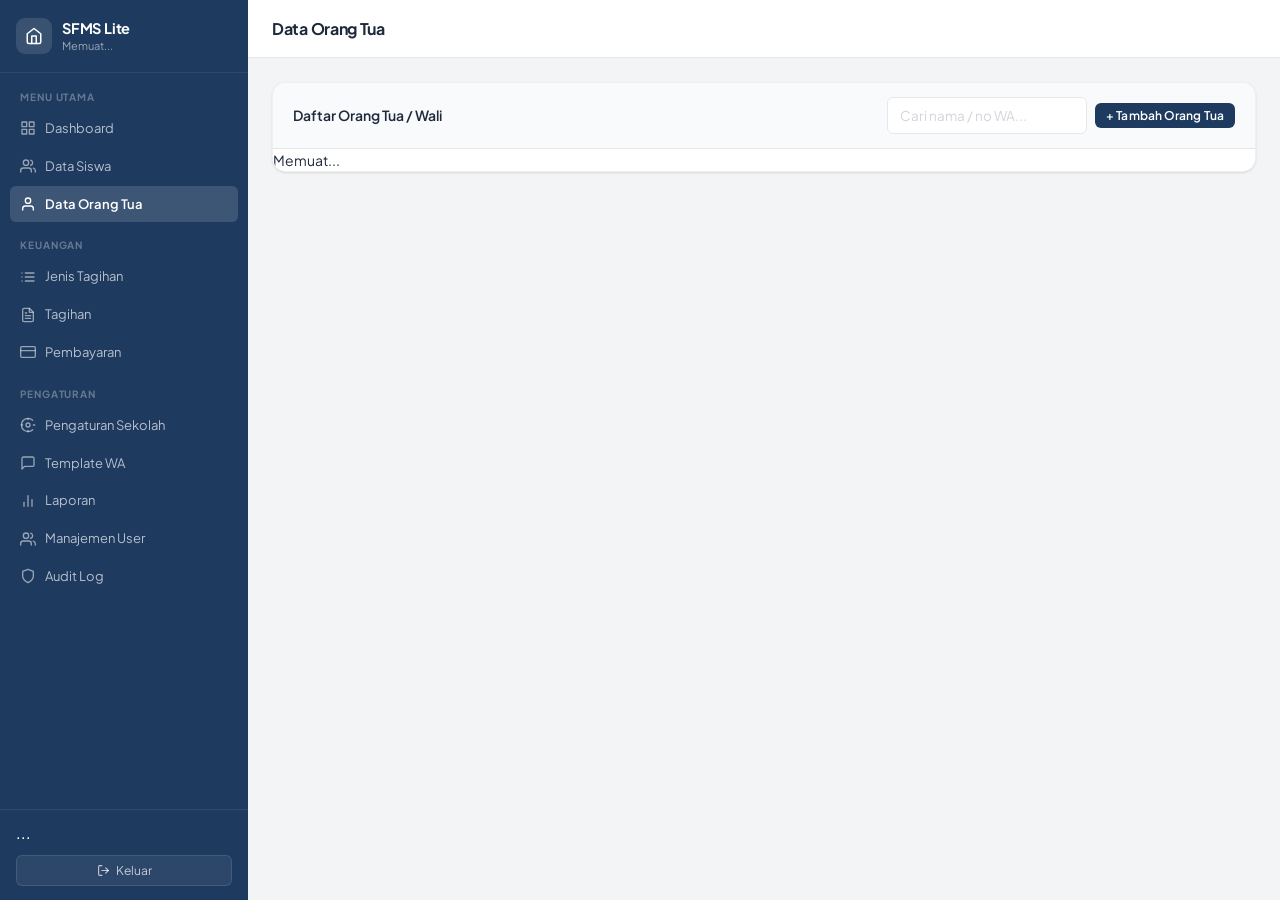
<file: orangtua.html>
<!DOCTYPE html>
<html lang="id">
<head>
<meta charset="UTF-8" />
<meta name="viewport" content="width=device-width, initial-scale=1.0" />
<title>Data Orang Tua — SFMS Lite</title>
<link rel="stylesheet" href="css/style.css" />
<link rel="stylesheet" href="css/mobile-fix.css" />
</head>
<body>

<div class="sidebar-overlay" id="sidebarOverlay"></div>

<div class="app-shell">
  <aside class="sidebar" id="sidebar">
    <div class="brand">
      <div class="brand-icon"><svg xmlns="http://www.w3.org/2000/svg" width="18" height="18" viewBox="0 0 24 24" fill="none" stroke="currentColor" stroke-width="2" stroke-linecap="round" stroke-linejoin="round"><path d="M3 9l9-7 9 7v11a2 2 0 0 1-2 2H5a2 2 0 0 1-2-2z"/><polyline points="9 22 9 12 15 12 15 22"/></svg></div>
      <div class="brand-text">
        <div class="brand-name" data-app-name>SFMS Lite</div>
        <div class="brand-sub" data-school-name>Memuat...</div>
      </div>
    </div>
    <nav>
      <div class="nav-section">MENU UTAMA</div>
      <a href="dashboard.html"><svg xmlns="http://www.w3.org/2000/svg" width="16" height="16" viewBox="0 0 24 24" fill="none" stroke="currentColor" stroke-width="2" stroke-linecap="round" stroke-linejoin="round"><rect x="3" y="3" width="7" height="7"/><rect x="14" y="3" width="7" height="7"/><rect x="3" y="14" width="7" height="7"/><rect x="14" y="14" width="7" height="7"/></svg>Dashboard</a>
      <a href="siswa.html"><svg xmlns="http://www.w3.org/2000/svg" width="16" height="16" viewBox="0 0 24 24" fill="none" stroke="currentColor" stroke-width="2" stroke-linecap="round" stroke-linejoin="round"><path d="M17 21v-2a4 4 0 0 0-4-4H5a4 4 0 0 0-4 4v2"/><circle cx="9" cy="7" r="4"/><path d="M23 21v-2a4 4 0 0 0-3-3.87"/><path d="M16 3.13a4 4 0 0 1 0 7.75"/></svg>Data Siswa</a>
      <a href="orangtua.html" class="active"><svg xmlns="http://www.w3.org/2000/svg" width="16" height="16" viewBox="0 0 24 24" fill="none" stroke="currentColor" stroke-width="2" stroke-linecap="round" stroke-linejoin="round"><path d="M20 21v-2a4 4 0 0 0-4-4H8a4 4 0 0 0-4 4v2"/><circle cx="12" cy="7" r="4"/></svg>Data Orang Tua</a>
      <div class="nav-section">KEUANGAN</div>
      <a href="jenis-tagihan.html"><svg xmlns="http://www.w3.org/2000/svg" width="16" height="16" viewBox="0 0 24 24" fill="none" stroke="currentColor" stroke-width="2" stroke-linecap="round" stroke-linejoin="round"><line x1="8" y1="6" x2="21" y2="6"/><line x1="8" y1="12" x2="21" y2="12"/><line x1="8" y1="18" x2="21" y2="18"/><line x1="3" y1="6" x2="3.01" y2="6"/><line x1="3" y1="12" x2="3.01" y2="12"/><line x1="3" y1="18" x2="3.01" y2="18"/></svg>Jenis Tagihan</a>
      <a href="tagihan.html"><svg xmlns="http://www.w3.org/2000/svg" width="16" height="16" viewBox="0 0 24 24" fill="none" stroke="currentColor" stroke-width="2" stroke-linecap="round" stroke-linejoin="round"><path d="M14 2H6a2 2 0 0 0-2 2v16a2 2 0 0 0 2 2h12a2 2 0 0 0 2-2V8z"/><polyline points="14 2 14 8 20 8"/><line x1="16" y1="13" x2="8" y2="13"/><line x1="16" y1="17" x2="8" y2="17"/><polyline points="10 9 9 9 8 9"/></svg>Tagihan</a>
      <a href="pembayaran.html"><svg xmlns="http://www.w3.org/2000/svg" width="16" height="16" viewBox="0 0 24 24" fill="none" stroke="currentColor" stroke-width="2" stroke-linecap="round" stroke-linejoin="round"><rect x="1" y="4" width="22" height="16" rx="2" ry="2"/><line x1="1" y1="10" x2="23" y2="10"/></svg>Pembayaran</a>
      <div class="nav-section">PENGATURAN</div>
      <a href="pengaturan.html"><svg xmlns="http://www.w3.org/2000/svg" width="16" height="16" viewBox="0 0 24 24" fill="none" stroke="currentColor" stroke-width="2" stroke-linecap="round" stroke-linejoin="round"><circle cx="12" cy="12" r="3"/><path d="M19.07 4.93A10 10 0 0 0 4.93 19.07M4.93 4.93a10 10 0 0 0 14.14 14.14"/><path d="M12 2v2M12 20v2M2 12h2M20 12h2"/></svg>Pengaturan Sekolah</a>
      <a href="template.html"><svg xmlns="http://www.w3.org/2000/svg" width="16" height="16" viewBox="0 0 24 24" fill="none" stroke="currentColor" stroke-width="2" stroke-linecap="round" stroke-linejoin="round"><path d="M21 15a2 2 0 0 1-2 2H7l-4 4V5a2 2 0 0 1 2-2h14a2 2 0 0 1 2 2z"/></svg>Template WA</a>
      <a href="laporan.html"><svg xmlns="http://www.w3.org/2000/svg" width="16" height="16" viewBox="0 0 24 24" fill="none" stroke="currentColor" stroke-width="2" stroke-linecap="round" stroke-linejoin="round"><line x1="18" y1="20" x2="18" y2="10"/><line x1="12" y1="20" x2="12" y2="4"/><line x1="6" y1="20" x2="6" y2="14"/></svg>Laporan</a>
      <a href="users.html" data-roles="kepala_sekolah"><svg xmlns="http://www.w3.org/2000/svg" width="16" height="16" viewBox="0 0 24 24" fill="none" stroke="currentColor" stroke-width="2" stroke-linecap="round" stroke-linejoin="round"><path d="M17 21v-2a4 4 0 0 0-4-4H5a4 4 0 0 0-4 4v2"/><circle cx="9" cy="7" r="4"/><path d="M23 21v-2a4 4 0 0 0-3-3.87"/><path d="M16 3.13a4 4 0 0 1 0 7.75"/></svg>Manajemen User</a>
      <a href="audit-log.html"><svg xmlns="http://www.w3.org/2000/svg" width="16" height="16" viewBox="0 0 24 24" fill="none" stroke="currentColor" stroke-width="2" stroke-linecap="round" stroke-linejoin="round"><path d="M12 22s8-4 8-10V5l-8-3-8 3v7c0 6 8 10 8 10z"/></svg>Audit Log</a>
    </nav>
    <div class="user-box">
      <div data-user-name>...</div>
      <div data-user-role></div>
      <button data-logout><svg xmlns="http://www.w3.org/2000/svg" width="13" height="13" viewBox="0 0 24 24" fill="none" stroke="currentColor" stroke-width="2" stroke-linecap="round" stroke-linejoin="round"><path d="M9 21H5a2 2 0 0 1-2-2V5a2 2 0 0 1 2-2h4"/><polyline points="16 17 21 12 16 7"/><line x1="21" y1="12" x2="9" y2="12"/></svg> Keluar</button>
    </div>
  </aside>

  <main class="main">
    <div class="topbar">
      <div class="topbar-left">
        <button class="btn-hamburger" id="btnMenu" aria-label="Buka menu"><svg xmlns="http://www.w3.org/2000/svg" width="20" height="20" viewBox="0 0 24 24" fill="none" stroke="currentColor" stroke-width="2" stroke-linecap="round" stroke-linejoin="round"><line x1="3" y1="12" x2="21" y2="12"/><line x1="3" y1="6" x2="21" y2="6"/><line x1="3" y1="18" x2="21" y2="18"/></svg></button>
        <h1>Data Orang Tua</h1>
      </div>
      <div class="topbar-actions" id="topbarActions"></div>
    </div>
    <div class="content">
      <div class="panel">
        <div class="panel-head">
          <h2>Daftar Orang Tua / Wali</h2>
          <div style="display:flex;gap:8px;align-items:center">
            <input type="text" id="searchBox" placeholder="Cari nama / no WA..." style="width:200px;margin:0" />
            <button class="btn btn-primary btn-sm" id="btnAdd" data-roles="kepala_sekolah,bendahara,admin_keuangan,operator_sekolah">+ Tambah Orang Tua</button>
          </div>
        </div>
        <div class="panel-body">
          <div class="table-wrap table-desktop" id="parentTableWrap">Memuat...</div>
          <div class="card-list" id="parentCardList"></div>
        </div>
      </div>
    </div>
  </main>
</div>


<div id="modalOverlay" style="display:none;position:fixed;inset:0;background:rgba(10,20,40,0.50);align-items:center;justify-content:center;z-index:100;padding:20px;backdrop-filter:blur(3px)">
  <div class="modal-box">
    <div class="modal-header">
      <h2><span id="modalTitle">Tambah Orang Tua</span></h2>
      <button class="modal-close" id="btnCancel" aria-label="Tutup">
        <svg xmlns="http://www.w3.org/2000/svg" viewBox="0 0 24 24" fill="none" stroke="currentColor" stroke-width="2.5" stroke-linecap="round" stroke-linejoin="round"><line x1="18" y1="6" x2="6" y2="18"/><line x1="6" y1="6" x2="18" y2="18"/></svg>
      </button>
    </div>
    <form id="parentForm">
      <input type="hidden" id="parentId" />
      <label>Nama Lengkap <span style="color:var(--red)">*</span></label>
      <input type="text" id="f_name" required placeholder="Nama orang tua atau wali" />
      <label>No. WhatsApp <span style="color:var(--red)">*</span></label>
      <input type="text" id="f_whatsapp" placeholder="+6281234567890" required />
      <div class="form-hint">Format: +62xxx (dengan kode negara)</div>
      <label>Email (opsional)</label>
      <input type="email" id="f_email" placeholder="email@contoh.com" />
      <div class="modal-footer">
        <button type="button" class="btn btn-ghost" id="btnCancel2">Batal</button>
        <button type="submit" class="btn btn-primary">Simpan</button>
      </div>
    </form>
  </div>
</div>

<nav class="bottom-nav">
  <a href="dashboard.html" class="bn-item"><svg xmlns="http://www.w3.org/2000/svg" width="20" height="20" viewBox="0 0 24 24" fill="none" stroke="currentColor" stroke-width="2" stroke-linecap="round" stroke-linejoin="round"><rect x="3" y="3" width="7" height="7"/><rect x="14" y="3" width="7" height="7"/><rect x="3" y="14" width="7" height="7"/><rect x="14" y="14" width="7" height="7"/></svg>Dashboard</a>
  <a href="tagihan.html" class="bn-item"><svg xmlns="http://www.w3.org/2000/svg" width="20" height="20" viewBox="0 0 24 24" fill="none" stroke="currentColor" stroke-width="2" stroke-linecap="round" stroke-linejoin="round"><path d="M14 2H6a2 2 0 0 0-2 2v16a2 2 0 0 0 2 2h12a2 2 0 0 0 2-2V8z"/><polyline points="14 2 14 8 20 8"/><line x1="16" y1="13" x2="8" y2="13"/><line x1="16" y1="17" x2="8" y2="17"/><polyline points="10 9 9 9 8 9"/></svg>Tagihan</a>
  <a href="pembayaran.html" class="bn-item"><svg xmlns="http://www.w3.org/2000/svg" width="20" height="20" viewBox="0 0 24 24" fill="none" stroke="currentColor" stroke-width="2" stroke-linecap="round" stroke-linejoin="round"><rect x="1" y="4" width="22" height="16" rx="2" ry="2"/><line x1="1" y1="10" x2="23" y2="10"/></svg>Pembayaran</a>
  <a href="laporan.html" class="bn-item"><svg xmlns="http://www.w3.org/2000/svg" width="20" height="20" viewBox="0 0 24 24" fill="none" stroke="currentColor" stroke-width="2" stroke-linecap="round" stroke-linejoin="round"><line x1="18" y1="20" x2="18" y2="10"/><line x1="12" y1="20" x2="12" y2="4"/><line x1="6" y1="20" x2="6" y2="14"/></svg>Laporan</a>
</nav>

<script type="module" src="js/orangtua.js"></script>
<script>
  const btnMenu = document.getElementById("btnMenu");
  const sidebar = document.getElementById("sidebar");
  const overlay = document.getElementById("sidebarOverlay");
  function openSidebar()  { sidebar.classList.add("open"); overlay.classList.add("active"); document.body.style.overflow="hidden"; }
  function closeSidebar() { sidebar.classList.remove("open"); overlay.classList.remove("active"); document.body.style.overflow=""; }
  btnMenu.addEventListener("click", () => sidebar.classList.contains("open") ? closeSidebar() : openSidebar());
  overlay.addEventListener("click", closeSidebar);
  document.addEventListener("keydown", e => { if (e.key==="Escape") closeSidebar(); });

</script>
</body>
</html>
</file>
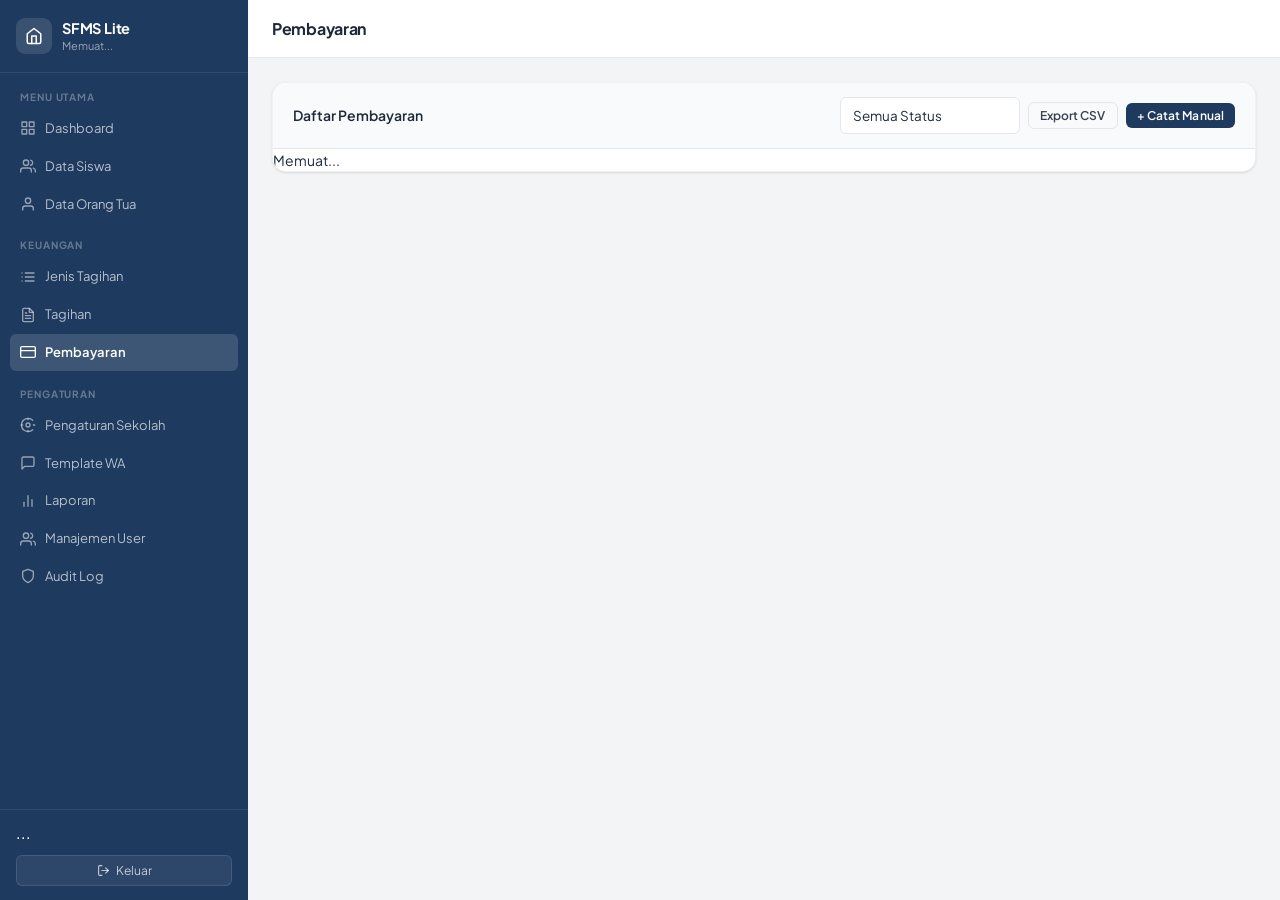
<file: pembayaran.html>
<!DOCTYPE html>
<html lang="id">
<head>
<meta charset="UTF-8" />
<meta name="viewport" content="width=device-width, initial-scale=1.0" />
<title>Pembayaran — SFMS Lite</title>
<link rel="stylesheet" href="css/style.css" />
<link rel="stylesheet" href="css/mobile-fix.css" />
</head>
<body>

<div class="sidebar-overlay" id="sidebarOverlay"></div>

<div class="app-shell">
  <aside class="sidebar" id="sidebar">
    <div class="brand">
      <div class="brand-icon"><svg xmlns="http://www.w3.org/2000/svg" width="18" height="18" viewBox="0 0 24 24" fill="none" stroke="currentColor" stroke-width="2" stroke-linecap="round" stroke-linejoin="round"><path d="M3 9l9-7 9 7v11a2 2 0 0 1-2 2H5a2 2 0 0 1-2-2z"/><polyline points="9 22 9 12 15 12 15 22"/></svg></div>
      <div class="brand-text">
        <div class="brand-name" data-app-name>SFMS Lite</div>
        <div class="brand-sub" data-school-name>Memuat...</div>
      </div>
    </div>
    <nav>
      <div class="nav-section">MENU UTAMA</div>
      <a href="dashboard.html"><svg xmlns="http://www.w3.org/2000/svg" width="16" height="16" viewBox="0 0 24 24" fill="none" stroke="currentColor" stroke-width="2" stroke-linecap="round" stroke-linejoin="round"><rect x="3" y="3" width="7" height="7"/><rect x="14" y="3" width="7" height="7"/><rect x="3" y="14" width="7" height="7"/><rect x="14" y="14" width="7" height="7"/></svg>Dashboard</a>
      <a href="siswa.html"><svg xmlns="http://www.w3.org/2000/svg" width="16" height="16" viewBox="0 0 24 24" fill="none" stroke="currentColor" stroke-width="2" stroke-linecap="round" stroke-linejoin="round"><path d="M17 21v-2a4 4 0 0 0-4-4H5a4 4 0 0 0-4 4v2"/><circle cx="9" cy="7" r="4"/><path d="M23 21v-2a4 4 0 0 0-3-3.87"/><path d="M16 3.13a4 4 0 0 1 0 7.75"/></svg>Data Siswa</a>
      <a href="orangtua.html"><svg xmlns="http://www.w3.org/2000/svg" width="16" height="16" viewBox="0 0 24 24" fill="none" stroke="currentColor" stroke-width="2" stroke-linecap="round" stroke-linejoin="round"><path d="M20 21v-2a4 4 0 0 0-4-4H8a4 4 0 0 0-4 4v2"/><circle cx="12" cy="7" r="4"/></svg>Data Orang Tua</a>
      <div class="nav-section">KEUANGAN</div>
      <a href="jenis-tagihan.html"><svg xmlns="http://www.w3.org/2000/svg" width="16" height="16" viewBox="0 0 24 24" fill="none" stroke="currentColor" stroke-width="2" stroke-linecap="round" stroke-linejoin="round"><line x1="8" y1="6" x2="21" y2="6"/><line x1="8" y1="12" x2="21" y2="12"/><line x1="8" y1="18" x2="21" y2="18"/><line x1="3" y1="6" x2="3.01" y2="6"/><line x1="3" y1="12" x2="3.01" y2="12"/><line x1="3" y1="18" x2="3.01" y2="18"/></svg>Jenis Tagihan</a>
      <a href="tagihan.html"><svg xmlns="http://www.w3.org/2000/svg" width="16" height="16" viewBox="0 0 24 24" fill="none" stroke="currentColor" stroke-width="2" stroke-linecap="round" stroke-linejoin="round"><path d="M14 2H6a2 2 0 0 0-2 2v16a2 2 0 0 0 2 2h12a2 2 0 0 0 2-2V8z"/><polyline points="14 2 14 8 20 8"/><line x1="16" y1="13" x2="8" y2="13"/><line x1="16" y1="17" x2="8" y2="17"/><polyline points="10 9 9 9 8 9"/></svg>Tagihan</a>
      <a href="pembayaran.html" class="active"><svg xmlns="http://www.w3.org/2000/svg" width="16" height="16" viewBox="0 0 24 24" fill="none" stroke="currentColor" stroke-width="2" stroke-linecap="round" stroke-linejoin="round"><rect x="1" y="4" width="22" height="16" rx="2" ry="2"/><line x1="1" y1="10" x2="23" y2="10"/></svg>Pembayaran</a>
      <div class="nav-section">PENGATURAN</div>
      <a href="pengaturan.html"><svg xmlns="http://www.w3.org/2000/svg" width="16" height="16" viewBox="0 0 24 24" fill="none" stroke="currentColor" stroke-width="2" stroke-linecap="round" stroke-linejoin="round"><circle cx="12" cy="12" r="3"/><path d="M19.07 4.93A10 10 0 0 0 4.93 19.07M4.93 4.93a10 10 0 0 0 14.14 14.14"/><path d="M12 2v2M12 20v2M2 12h2M20 12h2"/></svg>Pengaturan Sekolah</a>
      <a href="template.html"><svg xmlns="http://www.w3.org/2000/svg" width="16" height="16" viewBox="0 0 24 24" fill="none" stroke="currentColor" stroke-width="2" stroke-linecap="round" stroke-linejoin="round"><path d="M21 15a2 2 0 0 1-2 2H7l-4 4V5a2 2 0 0 1 2-2h14a2 2 0 0 1 2 2z"/></svg>Template WA</a>
      <a href="laporan.html"><svg xmlns="http://www.w3.org/2000/svg" width="16" height="16" viewBox="0 0 24 24" fill="none" stroke="currentColor" stroke-width="2" stroke-linecap="round" stroke-linejoin="round"><line x1="18" y1="20" x2="18" y2="10"/><line x1="12" y1="20" x2="12" y2="4"/><line x1="6" y1="20" x2="6" y2="14"/></svg>Laporan</a>
      <a href="users.html" data-roles="kepala_sekolah"><svg xmlns="http://www.w3.org/2000/svg" width="16" height="16" viewBox="0 0 24 24" fill="none" stroke="currentColor" stroke-width="2" stroke-linecap="round" stroke-linejoin="round"><path d="M17 21v-2a4 4 0 0 0-4-4H5a4 4 0 0 0-4 4v2"/><circle cx="9" cy="7" r="4"/><path d="M23 21v-2a4 4 0 0 0-3-3.87"/><path d="M16 3.13a4 4 0 0 1 0 7.75"/></svg>Manajemen User</a>
      <a href="audit-log.html"><svg xmlns="http://www.w3.org/2000/svg" width="16" height="16" viewBox="0 0 24 24" fill="none" stroke="currentColor" stroke-width="2" stroke-linecap="round" stroke-linejoin="round"><path d="M12 22s8-4 8-10V5l-8-3-8 3v7c0 6 8 10 8 10z"/></svg>Audit Log</a>
    </nav>
    <div class="user-box">
      <div data-user-name>...</div>
      <div data-user-role></div>
      <button data-logout><svg xmlns="http://www.w3.org/2000/svg" width="13" height="13" viewBox="0 0 24 24" fill="none" stroke="currentColor" stroke-width="2" stroke-linecap="round" stroke-linejoin="round"><path d="M9 21H5a2 2 0 0 1-2-2V5a2 2 0 0 1 2-2h4"/><polyline points="16 17 21 12 16 7"/><line x1="21" y1="12" x2="9" y2="12"/></svg> Keluar</button>
    </div>
  </aside>

  <main class="main">
    <div class="topbar">
      <div class="topbar-left">
        <button class="btn-hamburger" id="btnMenu" aria-label="Buka menu"><svg xmlns="http://www.w3.org/2000/svg" width="20" height="20" viewBox="0 0 24 24" fill="none" stroke="currentColor" stroke-width="2" stroke-linecap="round" stroke-linejoin="round"><line x1="3" y1="12" x2="21" y2="12"/><line x1="3" y1="6" x2="21" y2="6"/><line x1="3" y1="18" x2="21" y2="18"/></svg></button>
        <h1>Pembayaran</h1>
      </div>
      <div class="topbar-actions" id="topbarActions"></div>
    </div>
    <div class="content">
      <div class="panel">
        <div class="panel-head">
          <h2>Daftar Pembayaran</h2>
          <div style="display:flex;gap:8px;align-items:center;flex-wrap:wrap">
            <select id="filterStatus" style="margin:0;width:180px">
              <option value="">Semua Status</option>
              <option value="menunggu_verifikasi">Menunggu Verifikasi</option>
              <option value="diterima">Diterima</option>
              <option value="ditolak">Ditolak</option>
            </select>
            <button class="btn btn-ghost btn-sm" id="btnExport">Export CSV</button>
            <button class="btn btn-primary btn-sm" id="btnAdd" data-roles="kepala_sekolah,bendahara,admin_keuangan">+ Catat Manual</button>
          </div>
        </div>
        <div class="panel-body">
          <div class="table-wrap table-desktop" id="paymentTableWrap">Memuat...</div>
          <div class="card-list" id="paymentCardList"></div>
        </div>
      </div>
    </div>
  </main>
</div>


<div id="modalOverlay" style="display:none;position:fixed;inset:0;background:rgba(10,20,40,0.50);align-items:center;justify-content:center;z-index:100;padding:20px;backdrop-filter:blur(3px)">
  <div class="modal-box">
    <div class="modal-header">
      <h2>Catat Pembayaran Manual</h2>
      <button class="modal-close" id="btnCancel" aria-label="Tutup">
        <svg xmlns="http://www.w3.org/2000/svg" viewBox="0 0 24 24" fill="none" stroke="currentColor" stroke-width="2.5" stroke-linecap="round" stroke-linejoin="round"><line x1="18" y1="6" x2="6" y2="18"/><line x1="6" y1="6" x2="18" y2="18"/></svg>
      </button>
    </div>
    <form id="paymentForm">
      <label>Tagihan Siswa <span style="color:var(--red)">*</span></label>
      <select id="f_bill_id" required><option value="">-- Pilih Tagihan --</option></select>
      <label>Jumlah Dibayar (Rp) <span style="color:var(--red)">*</span></label>
      <input type="number" id="f_amount" min="1" required />
      <label>Metode Pembayaran</label>
      <select id="f_method">
        <option value="tunai">Tunai</option>
        <option value="manual_transfer">Transfer Manual</option>
        <option value="qris">QRIS</option>
        <option value="virtual_account">Virtual Account</option>
        <option value="e_wallet">E-Wallet</option>
      </select>
      <label>Upload Bukti Bayar (opsional)</label>
      <input type="file" id="f_proof" accept="image/*" style="padding:6px" />
      <label>Catatan (opsional)</label>
      <input type="text" id="f_note" placeholder="Catatan tambahan" />
      <div class="modal-footer">
        <button type="button" class="btn btn-ghost" id="btnCancel2">Batal</button>
        <button type="submit" class="btn btn-primary">Simpan</button>
      </div>
    </form>
  </div>
</div>
<div id="detailModalOverlay" style="display:none;position:fixed;inset:0;background:rgba(10,20,40,0.50);align-items:center;justify-content:center;z-index:100;padding:20px;backdrop-filter:blur(3px)">
  <div class="modal-box">
    <div class="modal-header">
      <h2>Detail Pembayaran</h2>
      <button class="modal-close" id="btnCloseDetail">
        <svg xmlns="http://www.w3.org/2000/svg" viewBox="0 0 24 24" fill="none" stroke="currentColor" stroke-width="2.5" stroke-linecap="round" stroke-linejoin="round"><line x1="18" y1="6" x2="6" y2="18"/><line x1="6" y1="6" x2="18" y2="18"/></svg>
      </button>
    </div>
    <div id="detailContent"></div>
    <div class="modal-footer" id="detailActions"></div>
  </div>
</div>

<nav class="bottom-nav">
  <a href="dashboard.html" class="bn-item"><svg xmlns="http://www.w3.org/2000/svg" width="20" height="20" viewBox="0 0 24 24" fill="none" stroke="currentColor" stroke-width="2" stroke-linecap="round" stroke-linejoin="round"><rect x="3" y="3" width="7" height="7"/><rect x="14" y="3" width="7" height="7"/><rect x="3" y="14" width="7" height="7"/><rect x="14" y="14" width="7" height="7"/></svg>Dashboard</a>
  <a href="tagihan.html" class="bn-item"><svg xmlns="http://www.w3.org/2000/svg" width="20" height="20" viewBox="0 0 24 24" fill="none" stroke="currentColor" stroke-width="2" stroke-linecap="round" stroke-linejoin="round"><path d="M14 2H6a2 2 0 0 0-2 2v16a2 2 0 0 0 2 2h12a2 2 0 0 0 2-2V8z"/><polyline points="14 2 14 8 20 8"/><line x1="16" y1="13" x2="8" y2="13"/><line x1="16" y1="17" x2="8" y2="17"/><polyline points="10 9 9 9 8 9"/></svg>Tagihan</a>
  <a href="pembayaran.html" class="bn-item active"><svg xmlns="http://www.w3.org/2000/svg" width="20" height="20" viewBox="0 0 24 24" fill="none" stroke="currentColor" stroke-width="2" stroke-linecap="round" stroke-linejoin="round"><rect x="1" y="4" width="22" height="16" rx="2" ry="2"/><line x1="1" y1="10" x2="23" y2="10"/></svg>Pembayaran</a>
  <a href="laporan.html" class="bn-item"><svg xmlns="http://www.w3.org/2000/svg" width="20" height="20" viewBox="0 0 24 24" fill="none" stroke="currentColor" stroke-width="2" stroke-linecap="round" stroke-linejoin="round"><line x1="18" y1="20" x2="18" y2="10"/><line x1="12" y1="20" x2="12" y2="4"/><line x1="6" y1="20" x2="6" y2="14"/></svg>Laporan</a>
</nav>

<script type="module" src="js/pembayaran.js"></script>
<script>
  const btnMenu = document.getElementById("btnMenu");
  const sidebar = document.getElementById("sidebar");
  const overlay = document.getElementById("sidebarOverlay");
  function openSidebar()  { sidebar.classList.add("open"); overlay.classList.add("active"); document.body.style.overflow="hidden"; }
  function closeSidebar() { sidebar.classList.remove("open"); overlay.classList.remove("active"); document.body.style.overflow=""; }
  btnMenu.addEventListener("click", () => sidebar.classList.contains("open") ? closeSidebar() : openSidebar());
  overlay.addEventListener("click", closeSidebar);
  document.addEventListener("keydown", e => { if (e.key==="Escape") closeSidebar(); });

</script>
</body>
</html>
</file>
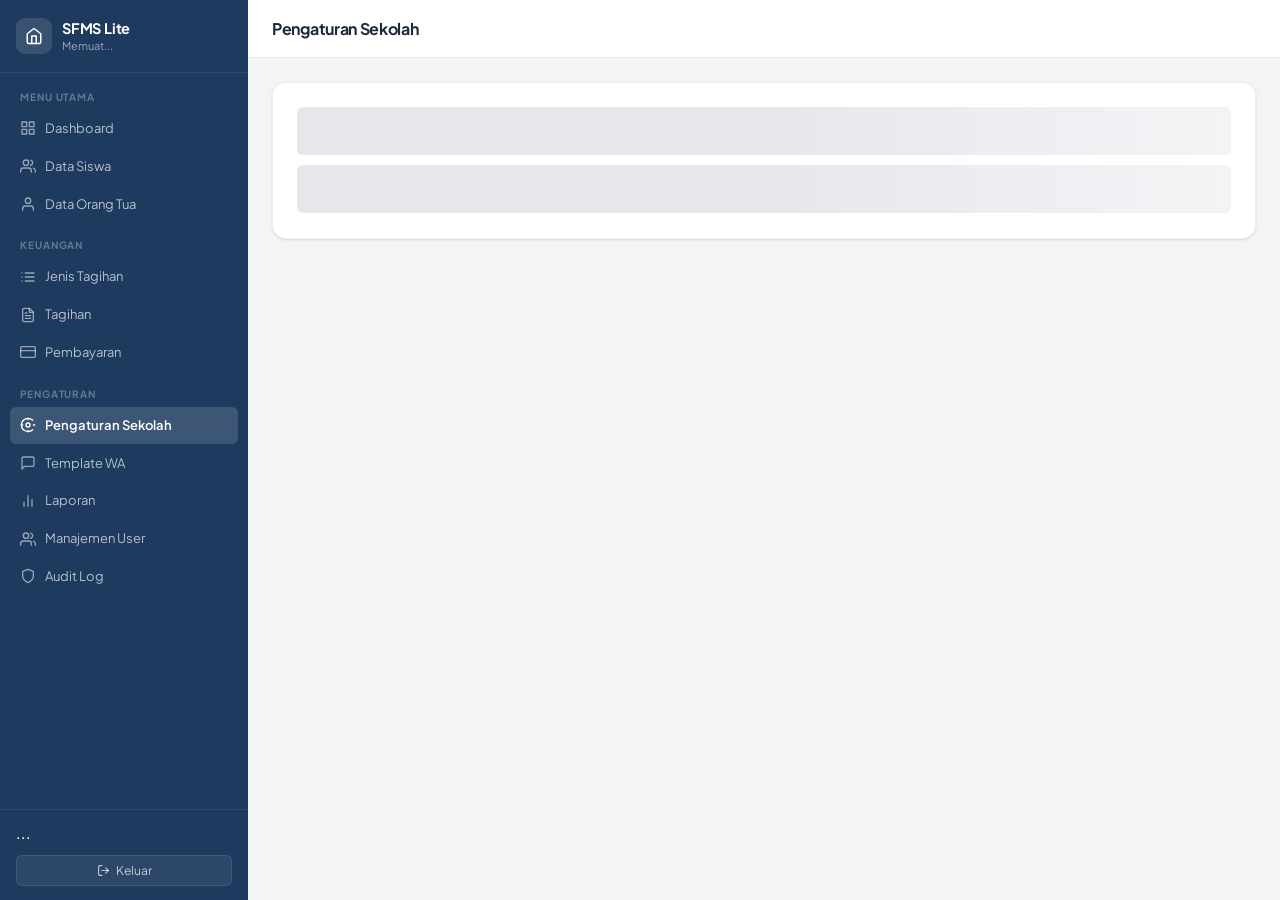
<file: pengaturan.html>
<!DOCTYPE html>
<html lang="id">
<head>
<meta charset="UTF-8" />
<meta name="viewport" content="width=device-width, initial-scale=1.0" />
<title>Pengaturan Sekolah — SFMS Lite</title>
<link rel="stylesheet" href="css/style.css" />
<link rel="stylesheet" href="css/mobile-fix.css" />
</head>
<body>

<div class="sidebar-overlay" id="sidebarOverlay"></div>

<div class="app-shell">
  <aside class="sidebar" id="sidebar">
    <div class="brand">
      <div class="brand-icon" id="brandIconWrap">
        <svg xmlns="http://www.w3.org/2000/svg" width="18" height="18" viewBox="0 0 24 24" fill="none" stroke="currentColor" stroke-width="2" stroke-linecap="round" stroke-linejoin="round"><path d="M3 9l9-7 9 7v11a2 2 0 0 1-2 2H5a2 2 0 0 1-2-2z"/><polyline points="9 22 9 12 15 12 15 22"/></svg>
      </div>
      <div class="brand-text">
        <div class="brand-name" data-app-name>SFMS Lite</div>
        <div class="brand-sub" data-school-name>Memuat...</div>
      </div>
    </div>
    <nav>
      <div class="nav-section">MENU UTAMA</div>
      <a href="dashboard.html"><svg xmlns="http://www.w3.org/2000/svg" width="16" height="16" viewBox="0 0 24 24" fill="none" stroke="currentColor" stroke-width="2" stroke-linecap="round" stroke-linejoin="round"><rect x="3" y="3" width="7" height="7"/><rect x="14" y="3" width="7" height="7"/><rect x="3" y="14" width="7" height="7"/><rect x="14" y="14" width="7" height="7"/></svg>Dashboard</a>
      <a href="siswa.html"><svg xmlns="http://www.w3.org/2000/svg" width="16" height="16" viewBox="0 0 24 24" fill="none" stroke="currentColor" stroke-width="2" stroke-linecap="round" stroke-linejoin="round"><path d="M17 21v-2a4 4 0 0 0-4-4H5a4 4 0 0 0-4 4v2"/><circle cx="9" cy="7" r="4"/><path d="M23 21v-2a4 4 0 0 0-3-3.87"/><path d="M16 3.13a4 4 0 0 1 0 7.75"/></svg>Data Siswa</a>
      <a href="orangtua.html"><svg xmlns="http://www.w3.org/2000/svg" width="16" height="16" viewBox="0 0 24 24" fill="none" stroke="currentColor" stroke-width="2" stroke-linecap="round" stroke-linejoin="round"><path d="M20 21v-2a4 4 0 0 0-4-4H8a4 4 0 0 0-4 4v2"/><circle cx="12" cy="7" r="4"/></svg>Data Orang Tua</a>
      <div class="nav-section">KEUANGAN</div>
      <a href="jenis-tagihan.html"><svg xmlns="http://www.w3.org/2000/svg" width="16" height="16" viewBox="0 0 24 24" fill="none" stroke="currentColor" stroke-width="2" stroke-linecap="round" stroke-linejoin="round"><line x1="8" y1="6" x2="21" y2="6"/><line x1="8" y1="12" x2="21" y2="12"/><line x1="8" y1="18" x2="21" y2="18"/><line x1="3" y1="6" x2="3.01" y2="6"/><line x1="3" y1="12" x2="3.01" y2="12"/><line x1="3" y1="18" x2="3.01" y2="18"/></svg>Jenis Tagihan</a>
      <a href="tagihan.html"><svg xmlns="http://www.w3.org/2000/svg" width="16" height="16" viewBox="0 0 24 24" fill="none" stroke="currentColor" stroke-width="2" stroke-linecap="round" stroke-linejoin="round"><path d="M14 2H6a2 2 0 0 0-2 2v16a2 2 0 0 0 2 2h12a2 2 0 0 0 2-2V8z"/><polyline points="14 2 14 8 20 8"/><line x1="16" y1="13" x2="8" y2="13"/><line x1="16" y1="17" x2="8" y2="17"/><polyline points="10 9 9 9 8 9"/></svg>Tagihan</a>
      <a href="pembayaran.html"><svg xmlns="http://www.w3.org/2000/svg" width="16" height="16" viewBox="0 0 24 24" fill="none" stroke="currentColor" stroke-width="2" stroke-linecap="round" stroke-linejoin="round"><rect x="1" y="4" width="22" height="16" rx="2" ry="2"/><line x1="1" y1="10" x2="23" y2="10"/></svg>Pembayaran</a>
      <div class="nav-section">PENGATURAN</div>
      <a href="pengaturan.html" class="active"><svg xmlns="http://www.w3.org/2000/svg" width="16" height="16" viewBox="0 0 24 24" fill="none" stroke="currentColor" stroke-width="2" stroke-linecap="round" stroke-linejoin="round"><circle cx="12" cy="12" r="3"/><path d="M19.07 4.93A10 10 0 0 0 4.93 19.07M4.93 4.93a10 10 0 0 0 14.14 14.14"/><path d="M12 2v2M12 20v2M2 12h2M20 12h2"/></svg>Pengaturan Sekolah</a>
      <a href="template.html"><svg xmlns="http://www.w3.org/2000/svg" width="16" height="16" viewBox="0 0 24 24" fill="none" stroke="currentColor" stroke-width="2" stroke-linecap="round" stroke-linejoin="round"><path d="M21 15a2 2 0 0 1-2 2H7l-4 4V5a2 2 0 0 1 2-2h14a2 2 0 0 1 2 2z"/></svg>Template WA</a>
      <a href="laporan.html"><svg xmlns="http://www.w3.org/2000/svg" width="16" height="16" viewBox="0 0 24 24" fill="none" stroke="currentColor" stroke-width="2" stroke-linecap="round" stroke-linejoin="round"><line x1="18" y1="20" x2="18" y2="10"/><line x1="12" y1="20" x2="12" y2="4"/><line x1="6" y1="20" x2="6" y2="14"/></svg>Laporan</a>
      <a href="users.html" data-roles="kepala_sekolah"><svg xmlns="http://www.w3.org/2000/svg" width="16" height="16" viewBox="0 0 24 24" fill="none" stroke="currentColor" stroke-width="2" stroke-linecap="round" stroke-linejoin="round"><path d="M17 21v-2a4 4 0 0 0-4-4H5a4 4 0 0 0-4 4v2"/><circle cx="9" cy="7" r="4"/><path d="M23 21v-2a4 4 0 0 0-3-3.87"/><path d="M16 3.13a4 4 0 0 1 0 7.75"/></svg>Manajemen User</a>
      <a href="audit-log.html"><svg xmlns="http://www.w3.org/2000/svg" width="16" height="16" viewBox="0 0 24 24" fill="none" stroke="currentColor" stroke-width="2" stroke-linecap="round" stroke-linejoin="round"><path d="M12 22s8-4 8-10V5l-8-3-8 3v7c0 6 8 10 8 10z"/></svg>Audit Log</a>
    </nav>
    <div class="user-box">
      <div data-user-name>...</div>
      <div data-user-role></div>
      <button data-logout><svg xmlns="http://www.w3.org/2000/svg" width="13" height="13" viewBox="0 0 24 24" fill="none" stroke="currentColor" stroke-width="2" stroke-linecap="round" stroke-linejoin="round"><path d="M9 21H5a2 2 0 0 1-2-2V5a2 2 0 0 1 2-2h4"/><polyline points="16 17 21 12 16 7"/><line x1="21" y1="12" x2="9" y2="12"/></svg> Keluar</button>
    </div>
  </aside>

  <main class="main">
    <div class="topbar">
      <div class="topbar-left">
        <button class="btn-hamburger" id="btnMenu" aria-label="Buka menu"><svg xmlns="http://www.w3.org/2000/svg" width="20" height="20" viewBox="0 0 24 24" fill="none" stroke="currentColor" stroke-width="2" stroke-linecap="round" stroke-linejoin="round"><line x1="3" y1="12" x2="21" y2="12"/><line x1="3" y1="6" x2="21" y2="6"/><line x1="3" y1="18" x2="21" y2="18"/></svg></button>
        <h1>Pengaturan Sekolah</h1>
      </div>
    </div>
    <div class="content" id="pageContent">
      <div class="panel"><div class="panel-body" style="padding:24px"><div class="skeleton skeleton-row"></div><div class="skeleton skeleton-row" style="margin-top:10px"></div></div></div>
    </div>
  </main>
</div>

<nav class="bottom-nav">
  <a href="dashboard.html" class="bn-item"><svg xmlns="http://www.w3.org/2000/svg" width="20" height="20" viewBox="0 0 24 24" fill="none" stroke="currentColor" stroke-width="2" stroke-linecap="round" stroke-linejoin="round"><rect x="3" y="3" width="7" height="7"/><rect x="14" y="3" width="7" height="7"/><rect x="3" y="14" width="7" height="7"/><rect x="14" y="14" width="7" height="7"/></svg>Dashboard</a>
  <a href="tagihan.html" class="bn-item"><svg xmlns="http://www.w3.org/2000/svg" width="20" height="20" viewBox="0 0 24 24" fill="none" stroke="currentColor" stroke-width="2" stroke-linecap="round" stroke-linejoin="round"><path d="M14 2H6a2 2 0 0 0-2 2v16a2 2 0 0 0 2 2h12a2 2 0 0 0 2-2V8z"/><polyline points="14 2 14 8 20 8"/></svg>Tagihan</a>
  <a href="pembayaran.html" class="bn-item"><svg xmlns="http://www.w3.org/2000/svg" width="20" height="20" viewBox="0 0 24 24" fill="none" stroke="currentColor" stroke-width="2" stroke-linecap="round" stroke-linejoin="round"><rect x="1" y="4" width="22" height="16" rx="2" ry="2"/><line x1="1" y1="10" x2="23" y2="10"/></svg>Pembayaran</a>
  <a href="laporan.html" class="bn-item"><svg xmlns="http://www.w3.org/2000/svg" width="20" height="20" viewBox="0 0 24 24" fill="none" stroke="currentColor" stroke-width="2" stroke-linecap="round" stroke-linejoin="round"><line x1="18" y1="20" x2="18" y2="10"/><line x1="12" y1="20" x2="12" y2="4"/><line x1="6" y1="20" x2="6" y2="14"/></svg>Laporan</a>
</nav>

<script type="module" src="js/pengaturan.js"></script>
<script>
  const btnMenu = document.getElementById("btnMenu");
  const sidebar = document.getElementById("sidebar");
  const overlay = document.getElementById("sidebarOverlay");
  function openSidebar()  { sidebar.classList.add("open"); overlay.classList.add("active"); document.body.style.overflow="hidden"; }
  function closeSidebar() { sidebar.classList.remove("open"); overlay.classList.remove("active"); document.body.style.overflow=""; }
  btnMenu.addEventListener("click", () => sidebar.classList.contains("open") ? closeSidebar() : openSidebar());
  overlay.addEventListener("click", closeSidebar);
  document.addEventListener("keydown", e => { if (e.key==="Escape") closeSidebar(); });
</script>
</body>
</html>
</file>
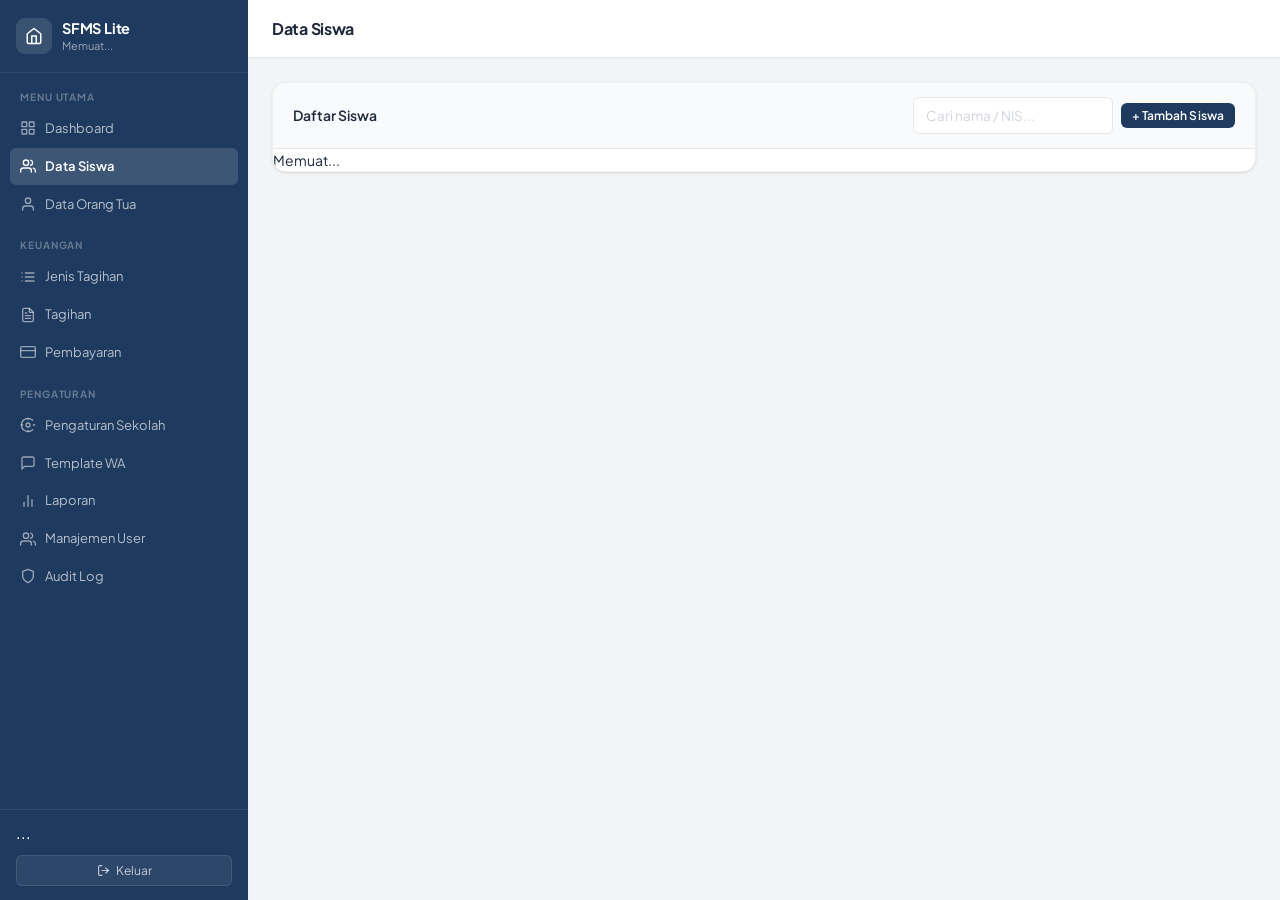
<file: siswa.html>
<!DOCTYPE html>
<html lang="id">
<head>
<meta charset="UTF-8" />
<meta name="viewport" content="width=device-width, initial-scale=1.0" />
<title>Data Siswa — SFMS Lite</title>
<link rel="stylesheet" href="css/style.css" />
<link rel="stylesheet" href="css/mobile-fix.css" />
</head>
<body>

<div class="sidebar-overlay" id="sidebarOverlay"></div>

<div class="app-shell">
  <aside class="sidebar" id="sidebar">
    <div class="brand">
      <div class="brand-icon"><svg xmlns="http://www.w3.org/2000/svg" width="18" height="18" viewBox="0 0 24 24" fill="none" stroke="currentColor" stroke-width="2" stroke-linecap="round" stroke-linejoin="round"><path d="M3 9l9-7 9 7v11a2 2 0 0 1-2 2H5a2 2 0 0 1-2-2z"/><polyline points="9 22 9 12 15 12 15 22"/></svg></div>
      <div class="brand-text">
        <div class="brand-name" data-app-name>SFMS Lite</div>
        <div class="brand-sub" data-school-name>Memuat...</div>
      </div>
    </div>
    <nav>
      <div class="nav-section">MENU UTAMA</div>
      <a href="dashboard.html"><svg xmlns="http://www.w3.org/2000/svg" width="16" height="16" viewBox="0 0 24 24" fill="none" stroke="currentColor" stroke-width="2" stroke-linecap="round" stroke-linejoin="round"><rect x="3" y="3" width="7" height="7"/><rect x="14" y="3" width="7" height="7"/><rect x="3" y="14" width="7" height="7"/><rect x="14" y="14" width="7" height="7"/></svg>Dashboard</a>
      <a href="siswa.html" class="active"><svg xmlns="http://www.w3.org/2000/svg" width="16" height="16" viewBox="0 0 24 24" fill="none" stroke="currentColor" stroke-width="2" stroke-linecap="round" stroke-linejoin="round"><path d="M17 21v-2a4 4 0 0 0-4-4H5a4 4 0 0 0-4 4v2"/><circle cx="9" cy="7" r="4"/><path d="M23 21v-2a4 4 0 0 0-3-3.87"/><path d="M16 3.13a4 4 0 0 1 0 7.75"/></svg>Data Siswa</a>
      <a href="orangtua.html"><svg xmlns="http://www.w3.org/2000/svg" width="16" height="16" viewBox="0 0 24 24" fill="none" stroke="currentColor" stroke-width="2" stroke-linecap="round" stroke-linejoin="round"><path d="M20 21v-2a4 4 0 0 0-4-4H8a4 4 0 0 0-4 4v2"/><circle cx="12" cy="7" r="4"/></svg>Data Orang Tua</a>
      <div class="nav-section">KEUANGAN</div>
      <a href="jenis-tagihan.html"><svg xmlns="http://www.w3.org/2000/svg" width="16" height="16" viewBox="0 0 24 24" fill="none" stroke="currentColor" stroke-width="2" stroke-linecap="round" stroke-linejoin="round"><line x1="8" y1="6" x2="21" y2="6"/><line x1="8" y1="12" x2="21" y2="12"/><line x1="8" y1="18" x2="21" y2="18"/><line x1="3" y1="6" x2="3.01" y2="6"/><line x1="3" y1="12" x2="3.01" y2="12"/><line x1="3" y1="18" x2="3.01" y2="18"/></svg>Jenis Tagihan</a>
      <a href="tagihan.html"><svg xmlns="http://www.w3.org/2000/svg" width="16" height="16" viewBox="0 0 24 24" fill="none" stroke="currentColor" stroke-width="2" stroke-linecap="round" stroke-linejoin="round"><path d="M14 2H6a2 2 0 0 0-2 2v16a2 2 0 0 0 2 2h12a2 2 0 0 0 2-2V8z"/><polyline points="14 2 14 8 20 8"/><line x1="16" y1="13" x2="8" y2="13"/><line x1="16" y1="17" x2="8" y2="17"/><polyline points="10 9 9 9 8 9"/></svg>Tagihan</a>
      <a href="pembayaran.html"><svg xmlns="http://www.w3.org/2000/svg" width="16" height="16" viewBox="0 0 24 24" fill="none" stroke="currentColor" stroke-width="2" stroke-linecap="round" stroke-linejoin="round"><rect x="1" y="4" width="22" height="16" rx="2" ry="2"/><line x1="1" y1="10" x2="23" y2="10"/></svg>Pembayaran</a>
      <div class="nav-section">PENGATURAN</div>
      <a href="pengaturan.html"><svg xmlns="http://www.w3.org/2000/svg" width="16" height="16" viewBox="0 0 24 24" fill="none" stroke="currentColor" stroke-width="2" stroke-linecap="round" stroke-linejoin="round"><circle cx="12" cy="12" r="3"/><path d="M19.07 4.93A10 10 0 0 0 4.93 19.07M4.93 4.93a10 10 0 0 0 14.14 14.14"/><path d="M12 2v2M12 20v2M2 12h2M20 12h2"/></svg>Pengaturan Sekolah</a>
      <a href="template.html"><svg xmlns="http://www.w3.org/2000/svg" width="16" height="16" viewBox="0 0 24 24" fill="none" stroke="currentColor" stroke-width="2" stroke-linecap="round" stroke-linejoin="round"><path d="M21 15a2 2 0 0 1-2 2H7l-4 4V5a2 2 0 0 1 2-2h14a2 2 0 0 1 2 2z"/></svg>Template WA</a>
      <a href="laporan.html"><svg xmlns="http://www.w3.org/2000/svg" width="16" height="16" viewBox="0 0 24 24" fill="none" stroke="currentColor" stroke-width="2" stroke-linecap="round" stroke-linejoin="round"><line x1="18" y1="20" x2="18" y2="10"/><line x1="12" y1="20" x2="12" y2="4"/><line x1="6" y1="20" x2="6" y2="14"/></svg>Laporan</a>
      <a href="users.html" data-roles="kepala_sekolah"><svg xmlns="http://www.w3.org/2000/svg" width="16" height="16" viewBox="0 0 24 24" fill="none" stroke="currentColor" stroke-width="2" stroke-linecap="round" stroke-linejoin="round"><path d="M17 21v-2a4 4 0 0 0-4-4H5a4 4 0 0 0-4 4v2"/><circle cx="9" cy="7" r="4"/><path d="M23 21v-2a4 4 0 0 0-3-3.87"/><path d="M16 3.13a4 4 0 0 1 0 7.75"/></svg>Manajemen User</a>
      <a href="audit-log.html"><svg xmlns="http://www.w3.org/2000/svg" width="16" height="16" viewBox="0 0 24 24" fill="none" stroke="currentColor" stroke-width="2" stroke-linecap="round" stroke-linejoin="round"><path d="M12 22s8-4 8-10V5l-8-3-8 3v7c0 6 8 10 8 10z"/></svg>Audit Log</a>
    </nav>
    <div class="user-box">
      <div data-user-name>...</div>
      <div data-user-role></div>
      <button data-logout><svg xmlns="http://www.w3.org/2000/svg" width="13" height="13" viewBox="0 0 24 24" fill="none" stroke="currentColor" stroke-width="2" stroke-linecap="round" stroke-linejoin="round"><path d="M9 21H5a2 2 0 0 1-2-2V5a2 2 0 0 1 2-2h4"/><polyline points="16 17 21 12 16 7"/><line x1="21" y1="12" x2="9" y2="12"/></svg> Keluar</button>
    </div>
  </aside>

  <main class="main">
    <div class="topbar">
      <div class="topbar-left">
        <button class="btn-hamburger" id="btnMenu" aria-label="Buka menu"><svg xmlns="http://www.w3.org/2000/svg" width="20" height="20" viewBox="0 0 24 24" fill="none" stroke="currentColor" stroke-width="2" stroke-linecap="round" stroke-linejoin="round"><line x1="3" y1="12" x2="21" y2="12"/><line x1="3" y1="6" x2="21" y2="6"/><line x1="3" y1="18" x2="21" y2="18"/></svg></button>
        <h1>Data Siswa</h1>
      </div>
      <div class="topbar-actions" id="topbarActions"></div>
    </div>
    <div class="content">
      <div class="panel">
        <div class="panel-head">
          <h2>Daftar Siswa</h2>
          <div style="display:flex;gap:8px;align-items:center">
            <input type="text" id="searchBox" placeholder="Cari nama / NIS..." style="width:200px;margin:0" />
            <button class="btn btn-primary btn-sm" id="btnAdd" data-roles="kepala_sekolah,bendahara,admin_keuangan,operator_sekolah">+ Tambah Siswa</button>
          </div>
        </div>
        <div class="panel-body">
          <div class="table-wrap table-desktop" id="studentTableWrap">Memuat...</div>
          <div class="card-list" id="studentCardList"></div>
        </div>
      </div>
    </div>
  </main>
</div>


<div id="modalOverlay" style="display:none;position:fixed;inset:0;background:rgba(10,20,40,0.50);align-items:center;justify-content:center;z-index:100;padding:20px;backdrop-filter:blur(3px)">
  <div class="modal-box">
    <div class="modal-header">
      <h2><span id="modalTitle">Tambah Siswa</span></h2>
      <button class="modal-close" id="btnCancel" aria-label="Tutup">
        <svg xmlns="http://www.w3.org/2000/svg" viewBox="0 0 24 24" fill="none" stroke="currentColor" stroke-width="2.5" stroke-linecap="round" stroke-linejoin="round"><line x1="18" y1="6" x2="6" y2="18"/><line x1="6" y1="6" x2="18" y2="18"/></svg>
      </button>
    </div>
    <form id="studentForm">
      <input type="hidden" id="studentId" />
      <label>Nama Lengkap</label>
      <input type="text" id="f_name" required placeholder="Nama lengkap siswa" />
      <label>NIS</label>
      <input type="text" id="f_nis" placeholder="Nomor Induk Siswa" />
      <label>NISN</label>
      <input type="text" id="f_nisn" placeholder="Nomor Induk Siswa Nasional" />
      <label>Kelas</label>
      <select id="f_class_id"><option value="">-- Pilih Kelas --</option></select>
      <label>Nama Orang Tua / Wali</label>
      <input type="text" id="f_parent_name" placeholder="Nama orang tua atau wali" />
      <label>No. WhatsApp Orang Tua <span style="color:var(--red)">*</span></label>
      <input type="text" id="f_parent_whatsapp" placeholder="+6281234567890" required />
      <div class="form-hint">Format: +62xxx (dengan kode negara)</div>
      <label>Email Orang Tua (opsional)</label>
      <input type="email" id="f_parent_email" placeholder="email@contoh.com" />
      <div class="modal-footer">
        <button type="button" class="btn btn-ghost" id="btnCancel2">Batal</button>
        <button type="submit" class="btn btn-primary">Simpan</button>
      </div>
    </form>
  </div>
</div>

<nav class="bottom-nav">
  <a href="dashboard.html" class="bn-item"><svg xmlns="http://www.w3.org/2000/svg" width="20" height="20" viewBox="0 0 24 24" fill="none" stroke="currentColor" stroke-width="2" stroke-linecap="round" stroke-linejoin="round"><rect x="3" y="3" width="7" height="7"/><rect x="14" y="3" width="7" height="7"/><rect x="3" y="14" width="7" height="7"/><rect x="14" y="14" width="7" height="7"/></svg>Dashboard</a>
  <a href="tagihan.html" class="bn-item"><svg xmlns="http://www.w3.org/2000/svg" width="20" height="20" viewBox="0 0 24 24" fill="none" stroke="currentColor" stroke-width="2" stroke-linecap="round" stroke-linejoin="round"><path d="M14 2H6a2 2 0 0 0-2 2v16a2 2 0 0 0 2 2h12a2 2 0 0 0 2-2V8z"/><polyline points="14 2 14 8 20 8"/><line x1="16" y1="13" x2="8" y2="13"/><line x1="16" y1="17" x2="8" y2="17"/><polyline points="10 9 9 9 8 9"/></svg>Tagihan</a>
  <a href="pembayaran.html" class="bn-item"><svg xmlns="http://www.w3.org/2000/svg" width="20" height="20" viewBox="0 0 24 24" fill="none" stroke="currentColor" stroke-width="2" stroke-linecap="round" stroke-linejoin="round"><rect x="1" y="4" width="22" height="16" rx="2" ry="2"/><line x1="1" y1="10" x2="23" y2="10"/></svg>Pembayaran</a>
  <a href="laporan.html" class="bn-item"><svg xmlns="http://www.w3.org/2000/svg" width="20" height="20" viewBox="0 0 24 24" fill="none" stroke="currentColor" stroke-width="2" stroke-linecap="round" stroke-linejoin="round"><line x1="18" y1="20" x2="18" y2="10"/><line x1="12" y1="20" x2="12" y2="4"/><line x1="6" y1="20" x2="6" y2="14"/></svg>Laporan</a>
</nav>

<script type="module" src="js/siswa.js"></script>
<script>
  const btnMenu = document.getElementById("btnMenu");
  const sidebar = document.getElementById("sidebar");
  const overlay = document.getElementById("sidebarOverlay");
  function openSidebar()  { sidebar.classList.add("open"); overlay.classList.add("active"); document.body.style.overflow="hidden"; }
  function closeSidebar() { sidebar.classList.remove("open"); overlay.classList.remove("active"); document.body.style.overflow=""; }
  btnMenu.addEventListener("click", () => sidebar.classList.contains("open") ? closeSidebar() : openSidebar());
  overlay.addEventListener("click", closeSidebar);
  document.addEventListener("keydown", e => { if (e.key==="Escape") closeSidebar(); });

</script>
</body>
</html>
</file>
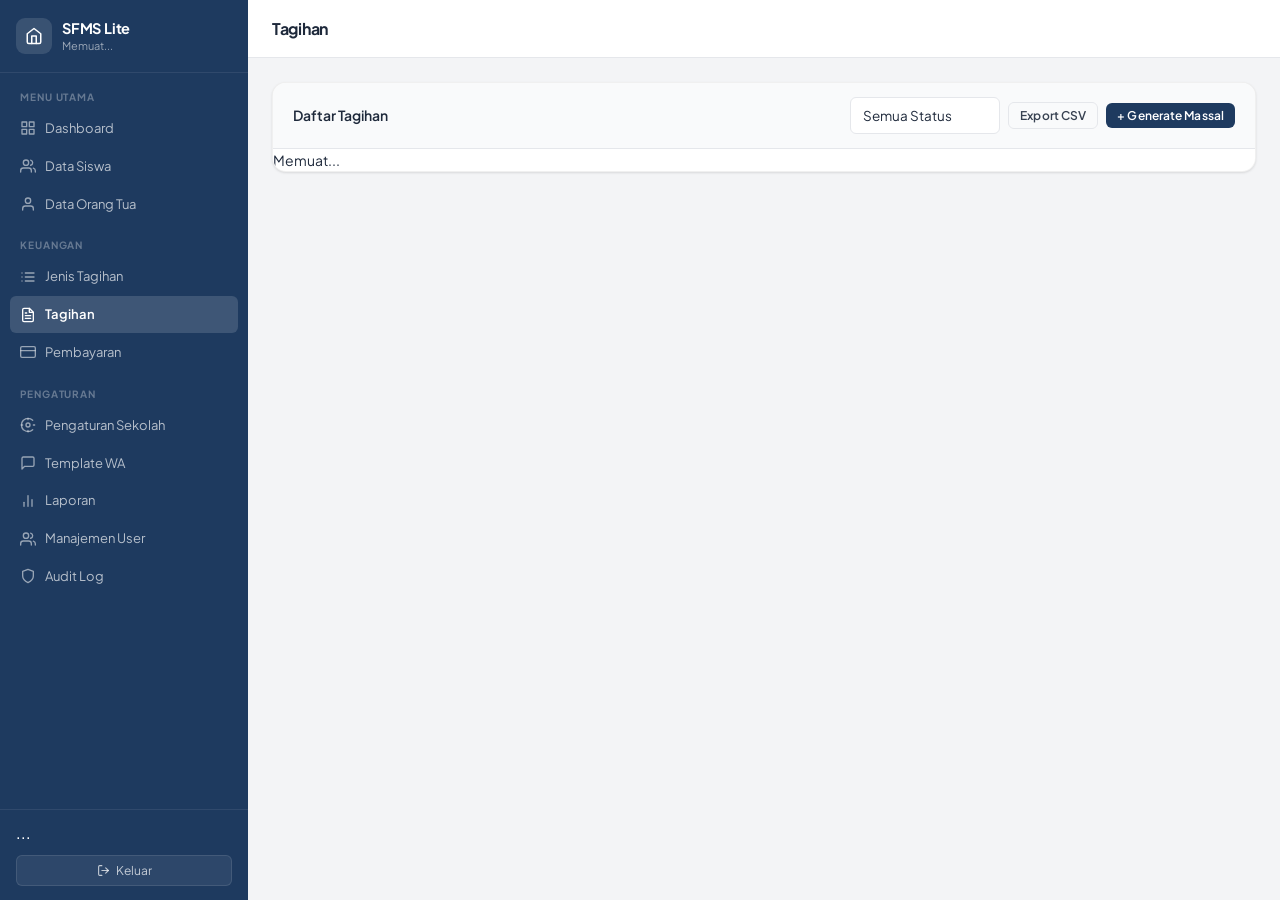
<file: tagihan.html>
<!DOCTYPE html>
<html lang="id">
<head>
<meta charset="UTF-8" />
<meta name="viewport" content="width=device-width, initial-scale=1.0" />
<title>Tagihan — SFMS Lite</title>
<link rel="stylesheet" href="css/style.css" />
<link rel="stylesheet" href="css/mobile-fix.css" />
</head>
<body>

<div class="sidebar-overlay" id="sidebarOverlay"></div>

<div class="app-shell">
  <aside class="sidebar" id="sidebar">
    <div class="brand">
      <div class="brand-icon"><svg xmlns="http://www.w3.org/2000/svg" width="18" height="18" viewBox="0 0 24 24" fill="none" stroke="currentColor" stroke-width="2" stroke-linecap="round" stroke-linejoin="round"><path d="M3 9l9-7 9 7v11a2 2 0 0 1-2 2H5a2 2 0 0 1-2-2z"/><polyline points="9 22 9 12 15 12 15 22"/></svg></div>
      <div class="brand-text">
        <div class="brand-name" data-app-name>SFMS Lite</div>
        <div class="brand-sub" data-school-name>Memuat...</div>
      </div>
    </div>
    <nav>
      <div class="nav-section">MENU UTAMA</div>
      <a href="dashboard.html"><svg xmlns="http://www.w3.org/2000/svg" width="16" height="16" viewBox="0 0 24 24" fill="none" stroke="currentColor" stroke-width="2" stroke-linecap="round" stroke-linejoin="round"><rect x="3" y="3" width="7" height="7"/><rect x="14" y="3" width="7" height="7"/><rect x="3" y="14" width="7" height="7"/><rect x="14" y="14" width="7" height="7"/></svg>Dashboard</a>
      <a href="siswa.html"><svg xmlns="http://www.w3.org/2000/svg" width="16" height="16" viewBox="0 0 24 24" fill="none" stroke="currentColor" stroke-width="2" stroke-linecap="round" stroke-linejoin="round"><path d="M17 21v-2a4 4 0 0 0-4-4H5a4 4 0 0 0-4 4v2"/><circle cx="9" cy="7" r="4"/><path d="M23 21v-2a4 4 0 0 0-3-3.87"/><path d="M16 3.13a4 4 0 0 1 0 7.75"/></svg>Data Siswa</a>
      <a href="orangtua.html"><svg xmlns="http://www.w3.org/2000/svg" width="16" height="16" viewBox="0 0 24 24" fill="none" stroke="currentColor" stroke-width="2" stroke-linecap="round" stroke-linejoin="round"><path d="M20 21v-2a4 4 0 0 0-4-4H8a4 4 0 0 0-4 4v2"/><circle cx="12" cy="7" r="4"/></svg>Data Orang Tua</a>
      <div class="nav-section">KEUANGAN</div>
      <a href="jenis-tagihan.html"><svg xmlns="http://www.w3.org/2000/svg" width="16" height="16" viewBox="0 0 24 24" fill="none" stroke="currentColor" stroke-width="2" stroke-linecap="round" stroke-linejoin="round"><line x1="8" y1="6" x2="21" y2="6"/><line x1="8" y1="12" x2="21" y2="12"/><line x1="8" y1="18" x2="21" y2="18"/><line x1="3" y1="6" x2="3.01" y2="6"/><line x1="3" y1="12" x2="3.01" y2="12"/><line x1="3" y1="18" x2="3.01" y2="18"/></svg>Jenis Tagihan</a>
      <a href="tagihan.html" class="active"><svg xmlns="http://www.w3.org/2000/svg" width="16" height="16" viewBox="0 0 24 24" fill="none" stroke="currentColor" stroke-width="2" stroke-linecap="round" stroke-linejoin="round"><path d="M14 2H6a2 2 0 0 0-2 2v16a2 2 0 0 0 2 2h12a2 2 0 0 0 2-2V8z"/><polyline points="14 2 14 8 20 8"/><line x1="16" y1="13" x2="8" y2="13"/><line x1="16" y1="17" x2="8" y2="17"/><polyline points="10 9 9 9 8 9"/></svg>Tagihan</a>
      <a href="pembayaran.html"><svg xmlns="http://www.w3.org/2000/svg" width="16" height="16" viewBox="0 0 24 24" fill="none" stroke="currentColor" stroke-width="2" stroke-linecap="round" stroke-linejoin="round"><rect x="1" y="4" width="22" height="16" rx="2" ry="2"/><line x1="1" y1="10" x2="23" y2="10"/></svg>Pembayaran</a>
      <div class="nav-section">PENGATURAN</div>
      <a href="pengaturan.html" data-roles="kepala_sekolah,operator_sekolah"><svg xmlns="http://www.w3.org/2000/svg" width="16" height="16" viewBox="0 0 24 24" fill="none" stroke="currentColor" stroke-width="2" stroke-linecap="round" stroke-linejoin="round"><circle cx="12" cy="12" r="3"/><path d="M19.07 4.93A10 10 0 0 0 4.93 19.07M4.93 4.93a10 10 0 0 0 14.14 14.14"/><path d="M12 2v2M12 20v2M2 12h2M20 12h2"/></svg>Pengaturan Sekolah</a>
      <a href="template.html"><svg xmlns="http://www.w3.org/2000/svg" width="16" height="16" viewBox="0 0 24 24" fill="none" stroke="currentColor" stroke-width="2" stroke-linecap="round" stroke-linejoin="round"><path d="M21 15a2 2 0 0 1-2 2H7l-4 4V5a2 2 0 0 1 2-2h14a2 2 0 0 1 2 2z"/></svg>Template WA</a>
      <a href="laporan.html"><svg xmlns="http://www.w3.org/2000/svg" width="16" height="16" viewBox="0 0 24 24" fill="none" stroke="currentColor" stroke-width="2" stroke-linecap="round" stroke-linejoin="round"><line x1="18" y1="20" x2="18" y2="10"/><line x1="12" y1="20" x2="12" y2="4"/><line x1="6" y1="20" x2="6" y2="14"/></svg>Laporan</a>
      <a href="users.html" data-roles="kepala_sekolah"><svg xmlns="http://www.w3.org/2000/svg" width="16" height="16" viewBox="0 0 24 24" fill="none" stroke="currentColor" stroke-width="2" stroke-linecap="round" stroke-linejoin="round"><path d="M17 21v-2a4 4 0 0 0-4-4H5a4 4 0 0 0-4 4v2"/><circle cx="9" cy="7" r="4"/><path d="M23 21v-2a4 4 0 0 0-3-3.87"/><path d="M16 3.13a4 4 0 0 1 0 7.75"/></svg>Manajemen User</a>
      <a href="audit-log.html"><svg xmlns="http://www.w3.org/2000/svg" width="16" height="16" viewBox="0 0 24 24" fill="none" stroke="currentColor" stroke-width="2" stroke-linecap="round" stroke-linejoin="round"><path d="M12 22s8-4 8-10V5l-8-3-8 3v7c0 6 8 10 8 10z"/></svg>Audit Log</a>
    </nav>
    <div class="user-box">
      <div data-user-name>...</div>
      <div data-user-role></div>
      <button data-logout><svg xmlns="http://www.w3.org/2000/svg" width="13" height="13" viewBox="0 0 24 24" fill="none" stroke="currentColor" stroke-width="2" stroke-linecap="round" stroke-linejoin="round"><path d="M9 21H5a2 2 0 0 1-2-2V5a2 2 0 0 1 2-2h4"/><polyline points="16 17 21 12 16 7"/><line x1="21" y1="12" x2="9" y2="12"/></svg> Keluar</button>
    </div>
  </aside>

  <main class="main">
    <div class="topbar">
      <div class="topbar-left">
        <button class="btn-hamburger" id="btnMenu" aria-label="Buka menu"><svg xmlns="http://www.w3.org/2000/svg" width="20" height="20" viewBox="0 0 24 24" fill="none" stroke="currentColor" stroke-width="2" stroke-linecap="round" stroke-linejoin="round"><line x1="3" y1="12" x2="21" y2="12"/><line x1="3" y1="6" x2="21" y2="6"/><line x1="3" y1="18" x2="21" y2="18"/></svg></button>
        <h1>Tagihan</h1>
      </div>
      <div class="topbar-actions" id="topbarActions"></div>
    </div>
    <div class="content">
      <div class="panel">
        <div class="panel-head">
          <h2>Daftar Tagihan</h2>
          <div style="display:flex;gap:8px;align-items:center;flex-wrap:wrap">
            <select id="filterStatus" style="margin:0;width:150px">
              <option value="">Semua Status</option>
              <option value="aktif">Aktif</option>
              <option value="lunas">Lunas</option>
              <option value="sebagian_bayar">Sebagian Bayar</option>
              <option value="dispensasi">Dispensasi</option>
              <option value="dibatalkan">Dibatalkan</option>
            </select>
            <button class="btn btn-ghost btn-sm" id="btnExport">Export CSV</button>
            <button class="btn btn-ghost btn-sm" id="btnBulkWA" style="display:none;background:#25D366;color:#fff;border-color:#25D366">
              <svg xmlns="http://www.w3.org/2000/svg" width="13" height="13" viewBox="0 0 24 24" fill="currentColor"><path d="M17.472 14.382c-.297-.149-1.758-.867-2.03-.967-.273-.099-.471-.148-.67.15-.197.297-.767.966-.94 1.164-.173.199-.347.223-.644.075-.297-.15-1.255-.463-2.39-1.475-.883-.788-1.48-1.761-1.653-2.059-.173-.297-.018-.458.13-.606.134-.133.298-.347.446-.52.149-.174.198-.298.298-.497.099-.198.05-.371-.025-.52-.075-.149-.669-1.612-.916-2.207-.242-.579-.487-.5-.669-.51-.173-.008-.371-.01-.57-.01-.198 0-.52.074-.792.372-.272.297-1.04 1.016-1.04 2.479 0 1.462 1.065 2.875 1.213 3.074.149.198 2.096 3.2 5.077 4.487.709.306 1.262.489 1.694.625.712.227 1.36.195 1.871.118.571-.085 1.758-.719 2.006-1.413.248-.694.248-1.289.173-1.413-.074-.124-.272-.198-.57-.347m-5.421 7.403h-.004a9.87 9.87 0 01-5.031-1.378l-.361-.214-3.741.982.998-3.648-.235-.374a9.86 9.86 0 01-1.51-5.26c.001-5.45 4.436-9.884 9.888-9.884 2.64 0 5.122 1.03 6.988 2.898a9.825 9.825 0 012.893 6.994c-.003 5.45-4.437 9.884-9.885 9.884m8.413-18.297A11.815 11.815 0 0012.05 0C5.495 0 .16 5.335.157 11.892c0 2.096.547 4.142 1.588 5.945L.057 24l6.305-1.654a11.882 11.882 0 005.683 1.448h.005c6.554 0 11.89-5.335 11.893-11.893a11.821 11.821 0 00-3.48-8.413z"/></svg>
              WA Massal (<span id="selectedCount">0</span>)
            </button>
            <button class="btn btn-primary btn-sm" id="btnGenerate" data-roles="kepala_sekolah,bendahara,admin_keuangan">+ Generate Massal</button>
          </div>
        </div>
        <div class="panel-body">
          <div id="heroBanner"></div>
          <div class="table-wrap table-desktop" id="billsTableWrap">Memuat...</div>
          <div class="card-list" id="billsCardList"></div>
        </div>
      </div>
    </div>
  </main>
</div>

<!-- Modal Generate Massal -->
<div id="modalOverlay" style="display:none;position:fixed;inset:0;background:rgba(10,20,40,0.50);align-items:center;justify-content:center;z-index:100;padding:20px;backdrop-filter:blur(3px)">
  <div class="modal-box">
    <div class="modal-header">
      <h2>Generate Tagihan Massal</h2>
      <button class="modal-close" id="btnCancel" aria-label="Tutup">
        <svg xmlns="http://www.w3.org/2000/svg" viewBox="0 0 24 24" fill="none" stroke="currentColor" stroke-width="2.5" stroke-linecap="round" stroke-linejoin="round"><line x1="18" y1="6" x2="6" y2="18"/><line x1="6" y1="6" x2="18" y2="18"/></svg>
      </button>
    </div>
    <form id="generateForm">
      <label>Jenis Tagihan <span style="color:var(--red)">*</span></label>
      <select id="g_billing_type" required></select>
      <label>Target Siswa <span style="color:var(--red)">*</span></label>
      <select id="g_target">
        <option value="all">Semua Siswa Aktif</option>
        <option value="class">Per Kelas</option>
      </select>
      <div id="classPicker" style="display:none">
        <label>Pilih Kelas</label>
        <select id="g_class"></select>
      </div>
      <label>Periode (cth: Juni 2026)</label>
      <input type="text" id="g_period" placeholder="Juni 2026" />
      <label>Nominal (Rp) <span style="color:var(--red)">*</span></label>
      <input type="number" id="g_amount" min="0" required />
      <label>Jatuh Tempo <span style="color:var(--red)">*</span></label>
      <input type="date" id="g_due_date" required />
      <div class="modal-footer">
        <button type="button" class="btn btn-ghost" id="btnCancel2">Batal</button>
        <button type="submit" class="btn btn-primary">Generate Tagihan</button>
      </div>
    </form>
  </div>
</div>

<!-- Modal Edit Tagihan -->
<div id="editModalOverlay" style="display:none;position:fixed;inset:0;background:rgba(10,20,40,0.50);align-items:center;justify-content:center;z-index:100;padding:20px;backdrop-filter:blur(3px)">
  <div class="modal-box">
    <div class="modal-header">
      <h2>Edit Tagihan</h2>
      <button class="modal-close" id="btnCancelEdit" aria-label="Tutup">
        <svg xmlns="http://www.w3.org/2000/svg" viewBox="0 0 24 24" fill="none" stroke="currentColor" stroke-width="2.5" stroke-linecap="round" stroke-linejoin="round"><line x1="18" y1="6" x2="6" y2="18"/><line x1="6" y1="6" x2="18" y2="18"/></svg>
      </button>
    </div>
    <form id="editBillForm">
      <input type="hidden" id="editBillId" />
      <label>Siswa</label>
      <input type="text" id="e_siswa" disabled style="background:var(--grey-50)" />
      <label>Periode</label>
      <input type="text" id="e_period" placeholder="cth: Juni 2026" />
      <label>Jatuh Tempo</label>
      <input type="date" id="e_due_date" />
      <div class="modal-footer">
        <button type="button" class="btn btn-ghost" id="btnCancelEdit2">Batal</button>
        <button type="submit" class="btn btn-primary">Simpan</button>
      </div>
    </form>
  </div>
</div>

<!-- Modal Preview WA (per tagihan) -->
<div id="waPreviewOverlay" style="display:none;position:fixed;inset:0;background:rgba(10,20,40,0.50);align-items:center;justify-content:center;z-index:100;padding:20px;backdrop-filter:blur(3px)">
  <div class="modal-box" style="max-width:480px">
    <div class="modal-header">
      <h2>
        <svg xmlns="http://www.w3.org/2000/svg" width="16" height="16" viewBox="0 0 24 24" fill="#25D366"><path d="M17.472 14.382c-.297-.149-1.758-.867-2.03-.967-.273-.099-.471-.148-.67.15-.197.297-.767.966-.94 1.164-.173.199-.347.223-.644.075-.297-.15-1.255-.463-2.39-1.475-.883-.788-1.48-1.761-1.653-2.059-.173-.297-.018-.458.13-.606.134-.133.298-.347.446-.52.149-.174.198-.298.298-.497.099-.198.05-.371-.025-.52-.075-.149-.669-1.612-.916-2.207-.242-.579-.487-.5-.669-.51-.173-.008-.371-.01-.57-.01-.198 0-.52.074-.792.372-.272.297-1.04 1.016-1.04 2.479 0 1.462 1.065 2.875 1.213 3.074.149.198 2.096 3.2 5.077 4.487.709.306 1.262.489 1.694.625.712.227 1.36.195 1.871.118.571-.085 1.758-.719 2.006-1.413.248-.694.248-1.289.173-1.413-.074-.124-.272-.198-.57-.347m-5.421 7.403h-.004a9.87 9.87 0 01-5.031-1.378l-.361-.214-3.741.982.998-3.648-.235-.374a9.86 9.86 0 01-1.51-5.26c.001-5.45 4.436-9.884 9.888-9.884 2.64 0 5.122 1.03 6.988 2.898a9.825 9.825 0 012.893 6.994c-.003 5.45-4.437 9.884-9.885 9.884m8.413-18.297A11.815 11.815 0 0012.05 0C5.495 0 .16 5.335.157 11.892c0 2.096.547 4.142 1.588 5.945L.057 24l6.305-1.654a11.882 11.882 0 005.683 1.448h.005c6.554 0 11.89-5.335 11.893-11.893a11.821 11.821 0 00-3.48-8.413z"/></svg>
        Preview Pesan WhatsApp
      </h2>
      <button class="modal-close" id="btnWAClose">
        <svg xmlns="http://www.w3.org/2000/svg" viewBox="0 0 24 24" fill="none" stroke="currentColor" stroke-width="2.5" stroke-linecap="round" stroke-linejoin="round"><line x1="18" y1="6" x2="6" y2="18"/><line x1="6" y1="6" x2="18" y2="18"/></svg>
      </button>
    </div>
    <div style="padding:4px 0 12px">
      <div style="font-size:12px;color:var(--grey-500);margin-bottom:8px">Ke: <strong id="waRecipient">-</strong></div>
      <label style="font-size:12px;font-weight:600;color:var(--grey-700)">Edit pesan jika perlu:</label>
      <textarea id="waPreviewText" rows="10" style="width:100%;margin-top:6px;font-size:12.5px;font-family:var(--font-mono,monospace);padding:10px;border-radius:8px;border:1px solid var(--grey-300);resize:vertical;line-height:1.6"></textarea>
    </div>
    <div class="modal-footer">
      <button type="button" class="btn btn-ghost" id="btnWACancel">Batal</button>
      <button type="button" class="btn btn-primary" id="btnWAOpen" style="background:#25D366;border-color:#25D366">
        <svg xmlns="http://www.w3.org/2000/svg" width="14" height="14" viewBox="0 0 24 24" fill="currentColor"><path d="M17.472 14.382c-.297-.149-1.758-.867-2.03-.967-.273-.099-.471-.148-.67.15-.197.297-.767.966-.94 1.164-.173.199-.347.223-.644.075-.297-.15-1.255-.463-2.39-1.475-.883-.788-1.48-1.761-1.653-2.059-.173-.297-.018-.458.13-.606.134-.133.298-.347.446-.52.149-.174.198-.298.298-.497.099-.198.05-.371-.025-.52-.075-.149-.669-1.612-.916-2.207-.242-.579-.487-.5-.669-.51-.173-.008-.371-.01-.57-.01-.198 0-.52.074-.792.372-.272.297-1.04 1.016-1.04 2.479 0 1.462 1.065 2.875 1.213 3.074.149.198 2.096 3.2 5.077 4.487.709.306 1.262.489 1.694.625.712.227 1.36.195 1.871.118.571-.085 1.758-.719 2.006-1.413.248-.694.248-1.289.173-1.413-.074-.124-.272-.198-.57-.347m-5.421 7.403h-.004a9.87 9.87 0 01-5.031-1.378l-.361-.214-3.741.982.998-3.648-.235-.374a9.86 9.86 0 01-1.51-5.26c.001-5.45 4.436-9.884 9.888-9.884 2.64 0 5.122 1.03 6.988 2.898a9.825 9.825 0 012.893 6.994c-.003 5.45-4.437 9.884-9.885 9.884m8.413-18.297A11.815 11.815 0 0012.05 0C5.495 0 .16 5.335.157 11.892c0 2.096.547 4.142 1.588 5.945L.057 24l6.305-1.654a11.882 11.882 0 005.683 1.448h.005c6.554 0 11.89-5.335 11.893-11.893a11.821 11.821 0 00-3.48-8.413z"/></svg>
        Buka WhatsApp
      </button>
    </div>
  </div>
</div>

<!-- Modal Wizard Batch WA -->
<div id="wizardOverlay" style="display:none;position:fixed;inset:0;background:rgba(10,20,40,0.50);align-items:center;justify-content:center;z-index:100;padding:20px;backdrop-filter:blur(3px)">
  <div class="modal-box" style="max-width:480px">
    <div class="modal-header" style="flex-direction:column;align-items:flex-start;gap:10px">
      <div style="display:flex;align-items:center;justify-content:space-between;width:100%">
        <h2 style="display:flex;align-items:center;gap:8px">
          <svg xmlns="http://www.w3.org/2000/svg" width="16" height="16" viewBox="0 0 24 24" fill="#25D366"><path d="M17.472 14.382c-.297-.149-1.758-.867-2.03-.967-.273-.099-.471-.148-.67.15-.197.297-.767.966-.94 1.164-.173.199-.347.223-.644.075-.297-.15-1.255-.463-2.39-1.475-.883-.788-1.48-1.761-1.653-2.059-.173-.297-.018-.458.13-.606.134-.133.298-.347.446-.52.149-.174.198-.298.298-.497.099-.198.05-.371-.025-.52-.075-.149-.669-1.612-.916-2.207-.242-.579-.487-.5-.669-.51-.173-.008-.371-.01-.57-.01-.198 0-.52.074-.792.372-.272.297-1.04 1.016-1.04 2.479 0 1.462 1.065 2.875 1.213 3.074.149.198 2.096 3.2 5.077 4.487.709.306 1.262.489 1.694.625.712.227 1.36.195 1.871.118.571-.085 1.758-.719 2.006-1.413.248-.694.248-1.289.173-1.413-.074-.124-.272-.198-.57-.347m-5.421 7.403h-.004a9.87 9.87 0 01-5.031-1.378l-.361-.214-3.741.982.998-3.648-.235-.374a9.86 9.86 0 01-1.51-5.26c.001-5.45 4.436-9.884 9.888-9.884 2.64 0 5.122 1.03 6.988 2.898a9.825 9.825 0 012.893 6.994c-.003 5.45-4.437 9.884-9.885 9.884m8.413-18.297A11.815 11.815 0 0012.05 0C5.495 0 .16 5.335.157 11.892c0 2.096.547 4.142 1.588 5.945L.057 24l6.305-1.654a11.882 11.882 0 005.683 1.448h.005c6.554 0 11.89-5.335 11.893-11.893a11.821 11.821 0 00-3.48-8.413z"/></svg>
          Reminder Massal
        </h2>
        <span style="font-size:13px;color:var(--grey-500)"><span id="wzCurrent">0</span> / <span id="wzTotal">0</span></span>
      </div>
      <!-- Progress bar -->
      <div style="width:100%">
        <div style="width:100%;height:8px;background:var(--grey-100);border-radius:99px;overflow:hidden">
          <div id="wzProgressBar" style="height:100%;background:#25D366;width:0%;transition:width 0.4s ease;border-radius:99px"></div>
        </div>
        <div style="display:flex;justify-content:space-between;font-size:11px;color:var(--grey-500);margin-top:4px">
          <span id="wzProgressText">Memulai...</span>
          <span id="wzPercent">0%</span>
        </div>
      </div>
    </div>

    <div style="padding:12px 0">
      <table style="width:100%;font-size:13px;border-collapse:collapse;margin-bottom:12px">
        <tr><td style="color:var(--grey-500);padding:4px 0;width:110px">Siswa</td><td style="font-weight:600" id="wzName">-</td></tr>
        <tr><td style="color:var(--grey-500);padding:4px 0">No. WA</td><td id="wzPhone">-</td></tr>
        <tr><td style="color:var(--grey-500);padding:4px 0">Tagihan</td><td id="wzDetail">-</td></tr>
        <tr><td style="color:var(--grey-500);padding:4px 0">Nominal</td><td style="font-weight:600;color:var(--red)" id="wzAmount">-</td></tr>
      </table>
      <label style="font-size:12px;font-weight:600;color:var(--grey-700)">Preview & edit pesan:</label>
      <textarea id="wzPreviewText" rows="7" style="width:100%;margin-top:6px;font-size:12px;font-family:var(--font-mono,monospace);padding:10px;border-radius:8px;border:1px solid var(--grey-300);resize:vertical;line-height:1.6"></textarea>
    </div>

    <div class="modal-footer" style="justify-content:space-between">
      <button type="button" class="btn btn-ghost btn-sm" id="btnWzCancel">Hentikan</button>
      <div style="display:flex;gap:8px">
        <button type="button" class="btn btn-ghost btn-sm" id="btnWzSkip">Lewati →</button>
        <button type="button" class="btn btn-sm" id="btnWzOpenWA" style="background:#25D366;color:#fff;border-color:#25D366">
          <svg xmlns="http://www.w3.org/2000/svg" width="13" height="13" viewBox="0 0 24 24" fill="currentColor"><path d="M17.472 14.382c-.297-.149-1.758-.867-2.03-.967-.273-.099-.471-.148-.67.15-.197.297-.767.966-.94 1.164-.173.199-.347.223-.644.075-.297-.15-1.255-.463-2.39-1.475-.883-.788-1.48-1.761-1.653-2.059-.173-.297-.018-.458.13-.606.134-.133.298-.347.446-.52.149-.174.198-.298.298-.497.099-.198.05-.371-.025-.52-.075-.149-.669-1.612-.916-2.207-.242-.579-.487-.5-.669-.51-.173-.008-.371-.01-.57-.01-.198 0-.52.074-.792.372-.272.297-1.04 1.016-1.04 2.479 0 1.462 1.065 2.875 1.213 3.074.149.198 2.096 3.2 5.077 4.487.709.306 1.262.489 1.694.625.712.227 1.36.195 1.871.118.571-.085 1.758-.719 2.006-1.413.248-.694.248-1.289.173-1.413-.074-.124-.272-.198-.57-.347m-5.421 7.403h-.004a9.87 9.87 0 01-5.031-1.378l-.361-.214-3.741.982.998-3.648-.235-.374a9.86 9.86 0 01-1.51-5.26c.001-5.45 4.436-9.884 9.888-9.884 2.64 0 5.122 1.03 6.988 2.898a9.825 9.825 0 012.893 6.994c-.003 5.45-4.437 9.884-9.885 9.884m8.413-18.297A11.815 11.815 0 0012.05 0C5.495 0 .16 5.335.157 11.892c0 2.096.547 4.142 1.588 5.945L.057 24l6.305-1.654a11.882 11.882 0 005.683 1.448h.005c6.554 0 11.89-5.335 11.893-11.893a11.821 11.821 0 00-3.48-8.413z"/></svg>
          Buka WhatsApp
        </button>
        <button type="button" class="btn btn-primary btn-sm" id="btnWzNext" style="display:none">Lanjut →</button>
      </div>
    </div>
  </div>
</div>

<nav class="bottom-nav">
  <a href="dashboard.html" class="bn-item"><svg xmlns="http://www.w3.org/2000/svg" width="20" height="20" viewBox="0 0 24 24" fill="none" stroke="currentColor" stroke-width="2" stroke-linecap="round" stroke-linejoin="round"><rect x="3" y="3" width="7" height="7"/><rect x="14" y="3" width="7" height="7"/><rect x="3" y="14" width="7" height="7"/><rect x="14" y="14" width="7" height="7"/></svg>Dashboard</a>
  <a href="tagihan.html" class="bn-item active"><svg xmlns="http://www.w3.org/2000/svg" width="20" height="20" viewBox="0 0 24 24" fill="none" stroke="currentColor" stroke-width="2" stroke-linecap="round" stroke-linejoin="round"><path d="M14 2H6a2 2 0 0 0-2 2v16a2 2 0 0 0 2 2h12a2 2 0 0 0 2-2V8z"/><polyline points="14 2 14 8 20 8"/></svg>Tagihan</a>
  <a href="pembayaran.html" class="bn-item"><svg xmlns="http://www.w3.org/2000/svg" width="20" height="20" viewBox="0 0 24 24" fill="none" stroke="currentColor" stroke-width="2" stroke-linecap="round" stroke-linejoin="round"><rect x="1" y="4" width="22" height="16" rx="2" ry="2"/><line x1="1" y1="10" x2="23" y2="10"/></svg>Pembayaran</a>
  <a href="laporan.html" class="bn-item"><svg xmlns="http://www.w3.org/2000/svg" width="20" height="20" viewBox="0 0 24 24" fill="none" stroke="currentColor" stroke-width="2" stroke-linecap="round" stroke-linejoin="round"><line x1="18" y1="20" x2="18" y2="10"/><line x1="12" y1="20" x2="12" y2="4"/><line x1="6" y1="20" x2="6" y2="14"/></svg>Laporan</a>
</nav>

<script type="module" src="js/tagihan.js"></script>
<script>
  const btnMenu = document.getElementById("btnMenu");
  const sidebar = document.getElementById("sidebar");
  const overlay = document.getElementById("sidebarOverlay");
  function openSidebar()  { sidebar.classList.add("open"); overlay.classList.add("active"); document.body.style.overflow="hidden"; }
  function closeSidebar() { sidebar.classList.remove("open"); overlay.classList.remove("active"); document.body.style.overflow=""; }
  btnMenu.addEventListener("click", () => sidebar.classList.contains("open") ? closeSidebar() : openSidebar());
  overlay.addEventListener("click", closeSidebar);
  document.addEventListener("keydown", e => { if (e.key==="Escape") closeSidebar(); });
</script>
</body>
</html>
</file>
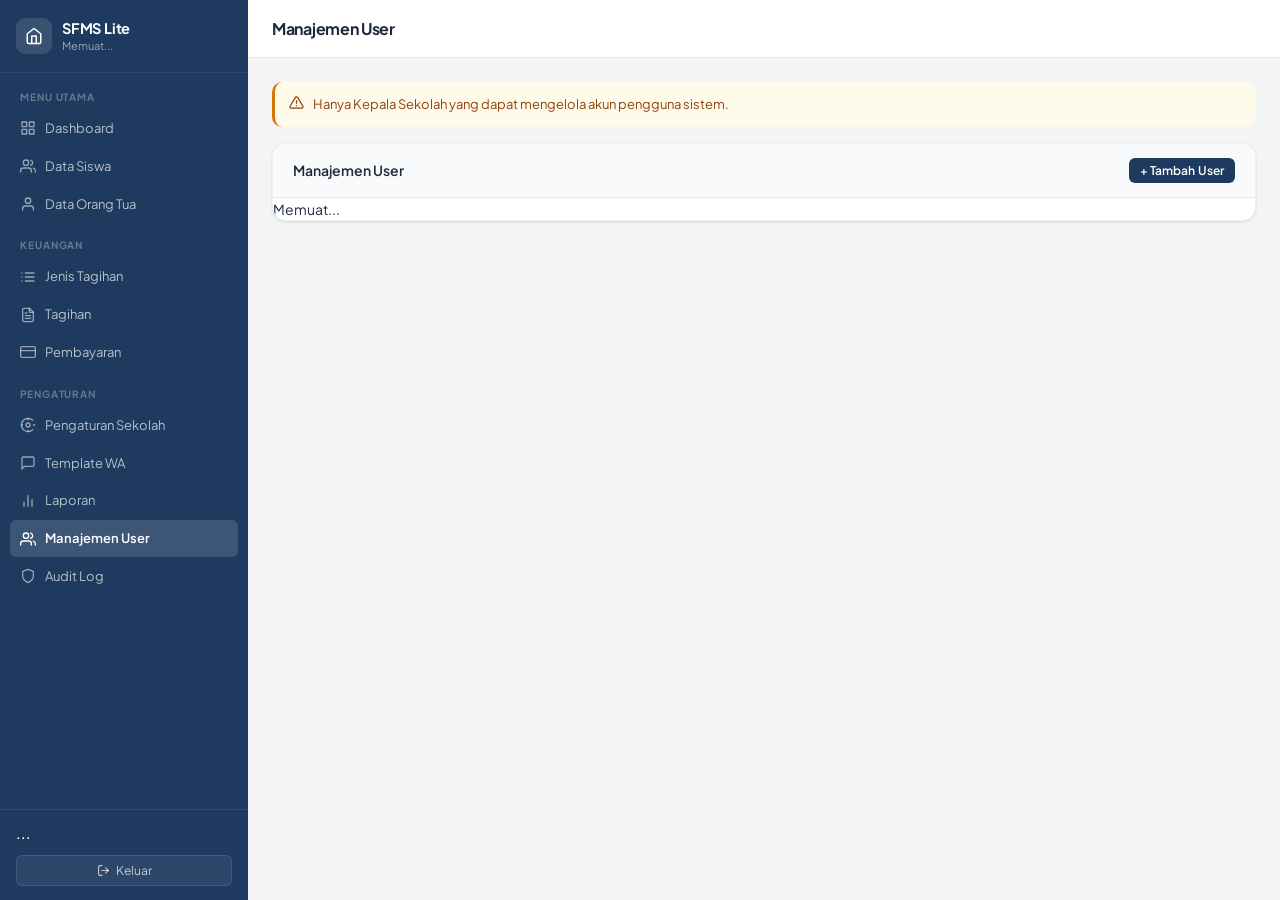
<file: users.html>
<!DOCTYPE html>
<html lang="id">
<head>
<meta charset="UTF-8" />
<meta name="viewport" content="width=device-width, initial-scale=1.0" />
<title>Manajemen User — SFMS Lite</title>
<link rel="stylesheet" href="css/style.css" />
<link rel="stylesheet" href="css/mobile-fix.css" />
</head>
<body>

<div class="sidebar-overlay" id="sidebarOverlay"></div>

<div class="app-shell">
  <aside class="sidebar" id="sidebar">
    <div class="brand">
      <div class="brand-icon"><svg xmlns="http://www.w3.org/2000/svg" width="18" height="18" viewBox="0 0 24 24" fill="none" stroke="currentColor" stroke-width="2" stroke-linecap="round" stroke-linejoin="round"><path d="M3 9l9-7 9 7v11a2 2 0 0 1-2 2H5a2 2 0 0 1-2-2z"/><polyline points="9 22 9 12 15 12 15 22"/></svg></div>
      <div class="brand-text">
        <div class="brand-name" data-app-name>SFMS Lite</div>
        <div class="brand-sub" data-school-name>Memuat...</div>
      </div>
    </div>
    <nav>
      <div class="nav-section">MENU UTAMA</div>
      <a href="dashboard.html"><svg xmlns="http://www.w3.org/2000/svg" width="16" height="16" viewBox="0 0 24 24" fill="none" stroke="currentColor" stroke-width="2" stroke-linecap="round" stroke-linejoin="round"><rect x="3" y="3" width="7" height="7"/><rect x="14" y="3" width="7" height="7"/><rect x="3" y="14" width="7" height="7"/><rect x="14" y="14" width="7" height="7"/></svg>Dashboard</a>
      <a href="siswa.html"><svg xmlns="http://www.w3.org/2000/svg" width="16" height="16" viewBox="0 0 24 24" fill="none" stroke="currentColor" stroke-width="2" stroke-linecap="round" stroke-linejoin="round"><path d="M17 21v-2a4 4 0 0 0-4-4H5a4 4 0 0 0-4 4v2"/><circle cx="9" cy="7" r="4"/><path d="M23 21v-2a4 4 0 0 0-3-3.87"/><path d="M16 3.13a4 4 0 0 1 0 7.75"/></svg>Data Siswa</a>
      <a href="orangtua.html"><svg xmlns="http://www.w3.org/2000/svg" width="16" height="16" viewBox="0 0 24 24" fill="none" stroke="currentColor" stroke-width="2" stroke-linecap="round" stroke-linejoin="round"><path d="M20 21v-2a4 4 0 0 0-4-4H8a4 4 0 0 0-4 4v2"/><circle cx="12" cy="7" r="4"/></svg>Data Orang Tua</a>
      <div class="nav-section">KEUANGAN</div>
      <a href="jenis-tagihan.html"><svg xmlns="http://www.w3.org/2000/svg" width="16" height="16" viewBox="0 0 24 24" fill="none" stroke="currentColor" stroke-width="2" stroke-linecap="round" stroke-linejoin="round"><line x1="8" y1="6" x2="21" y2="6"/><line x1="8" y1="12" x2="21" y2="12"/><line x1="8" y1="18" x2="21" y2="18"/><line x1="3" y1="6" x2="3.01" y2="6"/><line x1="3" y1="12" x2="3.01" y2="12"/><line x1="3" y1="18" x2="3.01" y2="18"/></svg>Jenis Tagihan</a>
      <a href="tagihan.html"><svg xmlns="http://www.w3.org/2000/svg" width="16" height="16" viewBox="0 0 24 24" fill="none" stroke="currentColor" stroke-width="2" stroke-linecap="round" stroke-linejoin="round"><path d="M14 2H6a2 2 0 0 0-2 2v16a2 2 0 0 0 2 2h12a2 2 0 0 0 2-2V8z"/><polyline points="14 2 14 8 20 8"/><line x1="16" y1="13" x2="8" y2="13"/><line x1="16" y1="17" x2="8" y2="17"/><polyline points="10 9 9 9 8 9"/></svg>Tagihan</a>
      <a href="pembayaran.html"><svg xmlns="http://www.w3.org/2000/svg" width="16" height="16" viewBox="0 0 24 24" fill="none" stroke="currentColor" stroke-width="2" stroke-linecap="round" stroke-linejoin="round"><rect x="1" y="4" width="22" height="16" rx="2" ry="2"/><line x1="1" y1="10" x2="23" y2="10"/></svg>Pembayaran</a>
      <div class="nav-section">PENGATURAN</div>
      <a href="pengaturan.html"><svg xmlns="http://www.w3.org/2000/svg" width="16" height="16" viewBox="0 0 24 24" fill="none" stroke="currentColor" stroke-width="2" stroke-linecap="round" stroke-linejoin="round"><circle cx="12" cy="12" r="3"/><path d="M19.07 4.93A10 10 0 0 0 4.93 19.07M4.93 4.93a10 10 0 0 0 14.14 14.14"/><path d="M12 2v2M12 20v2M2 12h2M20 12h2"/></svg>Pengaturan Sekolah</a>
      <a href="template.html"><svg xmlns="http://www.w3.org/2000/svg" width="16" height="16" viewBox="0 0 24 24" fill="none" stroke="currentColor" stroke-width="2" stroke-linecap="round" stroke-linejoin="round"><path d="M21 15a2 2 0 0 1-2 2H7l-4 4V5a2 2 0 0 1 2-2h14a2 2 0 0 1 2 2z"/></svg>Template WA</a>
      <a href="laporan.html"><svg xmlns="http://www.w3.org/2000/svg" width="16" height="16" viewBox="0 0 24 24" fill="none" stroke="currentColor" stroke-width="2" stroke-linecap="round" stroke-linejoin="round"><line x1="18" y1="20" x2="18" y2="10"/><line x1="12" y1="20" x2="12" y2="4"/><line x1="6" y1="20" x2="6" y2="14"/></svg>Laporan</a>
      <a href="users.html" class="active" data-roles="kepala_sekolah"><svg xmlns="http://www.w3.org/2000/svg" width="16" height="16" viewBox="0 0 24 24" fill="none" stroke="currentColor" stroke-width="2" stroke-linecap="round" stroke-linejoin="round"><path d="M17 21v-2a4 4 0 0 0-4-4H5a4 4 0 0 0-4 4v2"/><circle cx="9" cy="7" r="4"/><path d="M23 21v-2a4 4 0 0 0-3-3.87"/><path d="M16 3.13a4 4 0 0 1 0 7.75"/></svg>Manajemen User</a>
      <a href="audit-log.html"><svg xmlns="http://www.w3.org/2000/svg" width="16" height="16" viewBox="0 0 24 24" fill="none" stroke="currentColor" stroke-width="2" stroke-linecap="round" stroke-linejoin="round"><path d="M12 22s8-4 8-10V5l-8-3-8 3v7c0 6 8 10 8 10z"/></svg>Audit Log</a>
    </nav>
    <div class="user-box">
      <div data-user-name>...</div>
      <div data-user-role></div>
      <button data-logout><svg xmlns="http://www.w3.org/2000/svg" width="13" height="13" viewBox="0 0 24 24" fill="none" stroke="currentColor" stroke-width="2" stroke-linecap="round" stroke-linejoin="round"><path d="M9 21H5a2 2 0 0 1-2-2V5a2 2 0 0 1 2-2h4"/><polyline points="16 17 21 12 16 7"/><line x1="21" y1="12" x2="9" y2="12"/></svg> Keluar</button>
    </div>
  </aside>

  <main class="main">
    <div class="topbar">
      <div class="topbar-left">
        <button class="btn-hamburger" id="btnMenu" aria-label="Buka menu"><svg xmlns="http://www.w3.org/2000/svg" width="20" height="20" viewBox="0 0 24 24" fill="none" stroke="currentColor" stroke-width="2" stroke-linecap="round" stroke-linejoin="round"><line x1="3" y1="12" x2="21" y2="12"/><line x1="3" y1="6" x2="21" y2="6"/><line x1="3" y1="18" x2="21" y2="18"/></svg></button>
        <h1>Manajemen User</h1>
      </div>
      <div class="topbar-actions" id="topbarActions"></div>
    </div>
    <div class="content">
      <div class="alert alert-warning" style="margin-bottom:16px">
        <svg xmlns="http://www.w3.org/2000/svg" viewBox="0 0 24 24" fill="none" stroke="currentColor" stroke-width="2" stroke-linecap="round" stroke-linejoin="round"><path d="M10.29 3.86L1.82 18a2 2 0 0 0 1.71 3h16.94a2 2 0 0 0 1.71-3L13.71 3.86a2 2 0 0 0-3.42 0z"/><line x1="12" y1="9" x2="12" y2="13"/><line x1="12" y1="17" x2="12.01" y2="17"/></svg>
        <span>Hanya Kepala Sekolah yang dapat mengelola akun pengguna sistem.</span>
      </div>
      <div class="panel">
        <div class="panel-head">
          <h2>Manajemen User</h2>
          <button class="btn btn-primary btn-sm" id="btnAdd">+ Tambah User</button>
        </div>
        <div class="panel-body">
          <div class="table-wrap table-desktop" id="userTableWrap">Memuat...</div>
          <div class="card-list" id="userCardList"></div>
        </div>
      </div>
    </div>
  </main>
</div>


<div id="modalOverlay" style="display:none;position:fixed;inset:0;background:rgba(10,20,40,0.50);align-items:center;justify-content:center;z-index:100;padding:20px;backdrop-filter:blur(3px)">
  <div class="modal-box">
    <div class="modal-header">
      <h2>Tambah User Baru</h2>
      <button class="modal-close" id="btnCancel" aria-label="Tutup">
        <svg xmlns="http://www.w3.org/2000/svg" viewBox="0 0 24 24" fill="none" stroke="currentColor" stroke-width="2.5" stroke-linecap="round" stroke-linejoin="round"><line x1="18" y1="6" x2="6" y2="18"/><line x1="6" y1="6" x2="18" y2="18"/></svg>
      </button>
    </div>
    <form id="userForm">
      <label>Nama Lengkap <span style="color:var(--red)">*</span></label>
      <input type="text" id="f_name" required placeholder="Nama lengkap staf" />
      <label>Email <span style="color:var(--red)">*</span></label>
      <input type="email" id="f_email" required placeholder="email@sekolah.sch.id" />
      <label>Password <span style="color:var(--red)">*</span></label>
      <input type="password" id="f_password" required placeholder="Minimal 8 karakter" />
      <label>Role <span style="color:var(--red)">*</span></label>
      <select id="f_role" required>
        <option value="bendahara">Bendahara</option>
        <option value="admin_keuangan">Admin Keuangan</option>
        <option value="wali_kelas">Wali Kelas</option>
        <option value="operator_sekolah">Operator Sekolah</option>
      </select>
      <div class="modal-footer">
        <button type="button" class="btn btn-ghost" id="btnCancel2">Batal</button>
        <button type="submit" class="btn btn-primary">Buat Akun</button>
      </div>
    </form>
  </div>
</div>

<nav class="bottom-nav">
  <a href="dashboard.html" class="bn-item"><svg xmlns="http://www.w3.org/2000/svg" width="20" height="20" viewBox="0 0 24 24" fill="none" stroke="currentColor" stroke-width="2" stroke-linecap="round" stroke-linejoin="round"><rect x="3" y="3" width="7" height="7"/><rect x="14" y="3" width="7" height="7"/><rect x="3" y="14" width="7" height="7"/><rect x="14" y="14" width="7" height="7"/></svg>Dashboard</a>
  <a href="tagihan.html" class="bn-item"><svg xmlns="http://www.w3.org/2000/svg" width="20" height="20" viewBox="0 0 24 24" fill="none" stroke="currentColor" stroke-width="2" stroke-linecap="round" stroke-linejoin="round"><path d="M14 2H6a2 2 0 0 0-2 2v16a2 2 0 0 0 2 2h12a2 2 0 0 0 2-2V8z"/><polyline points="14 2 14 8 20 8"/><line x1="16" y1="13" x2="8" y2="13"/><line x1="16" y1="17" x2="8" y2="17"/><polyline points="10 9 9 9 8 9"/></svg>Tagihan</a>
  <a href="pembayaran.html" class="bn-item"><svg xmlns="http://www.w3.org/2000/svg" width="20" height="20" viewBox="0 0 24 24" fill="none" stroke="currentColor" stroke-width="2" stroke-linecap="round" stroke-linejoin="round"><rect x="1" y="4" width="22" height="16" rx="2" ry="2"/><line x1="1" y1="10" x2="23" y2="10"/></svg>Pembayaran</a>
  <a href="laporan.html" class="bn-item"><svg xmlns="http://www.w3.org/2000/svg" width="20" height="20" viewBox="0 0 24 24" fill="none" stroke="currentColor" stroke-width="2" stroke-linecap="round" stroke-linejoin="round"><line x1="18" y1="20" x2="18" y2="10"/><line x1="12" y1="20" x2="12" y2="4"/><line x1="6" y1="20" x2="6" y2="14"/></svg>Laporan</a>
</nav>

<script type="module" src="js/users.js"></script>
<script>
  const btnMenu = document.getElementById("btnMenu");
  const sidebar = document.getElementById("sidebar");
  const overlay = document.getElementById("sidebarOverlay");
  function openSidebar()  { sidebar.classList.add("open"); overlay.classList.add("active"); document.body.style.overflow="hidden"; }
  function closeSidebar() { sidebar.classList.remove("open"); overlay.classList.remove("active"); document.body.style.overflow=""; }
  btnMenu.addEventListener("click", () => sidebar.classList.contains("open") ? closeSidebar() : openSidebar());
  overlay.addEventListener("click", closeSidebar);
  document.addEventListener("keydown", e => { if (e.key==="Escape") closeSidebar(); });

</script>
</body>
</html>
</file>
<file: css/style.css>
/* ============================================================
   SFMS LITE — Stylesheet v3.0
   Design: Clean, professional, high-contrast, mobile-first.
   No framework dependencies — pure CSS custom properties.
   ============================================================ */

@import url('https://fonts.googleapis.com/css2?family=Plus+Jakarta+Sans:ital,wght@0,400;0,500;0,600;0,700;1,400&display=swap');

/* ================================================================
   TOKENS
   ================================================================ */
:root {
  /* Brand */
  --navy:          #1e3a5f;
  --navy-dark:     #132740;
  --navy-hover:    #254b7a;
  --blue:          #2563eb;
  --blue-light:    #eff6ff;
  --blue-mid:      #dbeafe;

  /* Semantic */
  --green:         #16a34a;
  --green-light:   #f0fdf4;
  --green-mid:     #dcfce7;
  --amber:         #d97706;
  --amber-light:   #fffbeb;
  --amber-mid:     #fef3c7;
  --red:           #dc2626;
  --red-light:     #fef2f2;
  --red-mid:       #fee2e2;
  --purple:        #7c3aed;
  --purple-light:  #f5f3ff;

  /* Neutrals — higher contrast */
  --grey-950:      #0f172a;
  --grey-900:      #1e293b;
  --grey-700:      #374151;
  --grey-600:      #4b5563;
  --grey-500:      #6b7280;
  --grey-400:      #9ca3af;
  --grey-300:      #d1d5db;
  --grey-200:      #e5e7eb;
  --grey-100:      #f3f4f6;
  --grey-50:       #f9fafb;
  --white:         #ffffff;

  /* Spacing */
  --space-1:  4px;
  --space-2:  8px;
  --space-3:  12px;
  --space-4:  16px;
  --space-5:  20px;
  --space-6:  24px;
  --space-8:  32px;

  /* Shape */
  --radius-sm:  6px;
  --radius:     10px;
  --radius-lg:  14px;
  --radius-xl:  20px;

  /* Shadows — lighter, more elegant */
  --shadow-xs:  0 1px 2px rgba(0,0,0,0.05);
  --shadow-sm:  0 1px 3px rgba(0,0,0,0.08), 0 1px 2px rgba(0,0,0,0.04);
  --shadow:     0 4px 12px rgba(0,0,0,0.08), 0 2px 4px rgba(0,0,0,0.04);
  --shadow-lg:  0 10px 32px rgba(0,0,0,0.12), 0 4px 8px rgba(0,0,0,0.06);
  --shadow-xl:  0 20px 48px rgba(0,0,0,0.16), 0 8px 16px rgba(0,0,0,0.08);

  /* Borders */
  --border:      1px solid var(--grey-200);
  --border-light: 1px solid rgba(0,0,0,0.06);

  /* Transitions */
  --ease:        0.18s ease;
  --ease-spring: 0.22s cubic-bezier(0.34,1.56,0.64,1);

  /* Layout */
  --sidebar-w:   248px;
  --topbar-h:    58px;
  --bottom-nav-h: 60px;

  /* Typography */
  --font:        'Plus Jakarta Sans', system-ui, -apple-system, sans-serif;
}

/* ================================================================
   RESET & BASE
   ================================================================ */
*, *::before, *::after { box-sizing: border-box; margin: 0; padding: 0; }

html { scroll-behavior: smooth; }

body {
  font-family: var(--font);
  background: var(--grey-100);
  color: var(--grey-900);
  font-size: 14px;
  line-height: 1.6;
  -webkit-font-smoothing: antialiased;
  -moz-osx-font-smoothing: grayscale;
}

a { color: var(--blue); text-decoration: none; }
a:hover { text-decoration: underline; }

img { max-width: 100%; }

/* ================================================================
   LAYOUT SHELL
   ================================================================ */
.app-shell {
  display: flex;
  min-height: 100vh;
}

/* ================================================================
   SIDEBAR
   ================================================================ */
.sidebar {
  width: var(--sidebar-w);
  background: var(--navy);
  color: #fff;
  display: flex;
  flex-direction: column;
  flex-shrink: 0;
  position: sticky;
  top: 0;
  height: 100vh;
  overflow-y: auto;
  overflow-x: hidden;
  scrollbar-width: none;
  z-index: 40;
}
.sidebar::-webkit-scrollbar { display: none; }

/* Brand */
.sidebar .brand {
  padding: 18px 16px;
  display: flex;
  align-items: center;
  gap: 10px;
  border-bottom: 1px solid rgba(255,255,255,0.08);
  flex-shrink: 0;
}
.brand-icon {
  width: 36px; height: 36px;
  background: rgba(255,255,255,0.12);
  border-radius: 9px;
  display: flex; align-items: center; justify-content: center;
  flex-shrink: 0;
  color: #fff;
}
.brand-icon svg { width: 18px; height: 18px; }
.brand-text .brand-name {
  font-weight: 700; font-size: 14.5px;
  letter-spacing: -0.2px; line-height: 1.2;
}
.brand-text .brand-sub {
  font-size: 11px; opacity: 0.55;
  margin-top: 1px; line-height: 1.2;
}

/* Nav */
.sidebar nav {
  flex: 1;
  padding: 8px 10px;
  overflow-y: auto;
  scrollbar-width: none;
}
.sidebar nav::-webkit-scrollbar { display: none; }

.nav-section {
  font-size: 10px; font-weight: 700;
  letter-spacing: 0.9px; text-transform: uppercase;
  color: rgba(255,255,255,0.32);
  padding: 14px 10px 5px;
}
.nav-section:first-child { padding-top: 8px; }

.sidebar nav a {
  display: flex; align-items: center; gap: 9px;
  color: rgba(255,255,255,0.68);
  padding: 8px 10px;
  border-radius: var(--radius-sm);
  margin-bottom: 1px;
  font-size: 13px;
  transition: background var(--ease), color var(--ease);
  text-decoration: none;
}
.sidebar nav a svg {
  width: 16px; height: 16px; flex-shrink: 0;
  opacity: 0.8;
}
.sidebar nav a:hover {
  background: rgba(255,255,255,0.08);
  color: rgba(255,255,255,0.95);
  text-decoration: none;
}
.sidebar nav a.active {
  background: rgba(255,255,255,0.14);
  color: #fff;
  font-weight: 600;
}
.sidebar nav a.active svg { opacity: 1; }

/* User box */
.user-box {
  padding: 14px 16px;
  border-top: 1px solid rgba(255,255,255,0.08);
  flex-shrink: 0;
}
.user-box [data-user-name] {
  font-weight: 600; font-size: 13px; color: #fff;
  white-space: nowrap; overflow: hidden; text-overflow: ellipsis;
}
.user-box [data-user-role] {
  font-size: 11.5px; color: rgba(255,255,255,0.48);
  margin-top: 1px;
}
.user-box [data-logout] {
  margin-top: 10px; width: 100%;
  background: rgba(255,255,255,0.07);
  color: rgba(255,255,255,0.72);
  border: 1px solid rgba(255,255,255,0.10);
  padding: 7px; border-radius: var(--radius-sm);
  cursor: pointer; font-size: 12px;
  font-family: var(--font);
  display: flex; align-items: center; justify-content: center; gap: 6px;
  transition: background var(--ease);
}
.user-box [data-logout]:hover {
  background: rgba(255,255,255,0.13);
  color: #fff;
}
.user-box [data-logout] svg { width: 13px; height: 13px; }

/* Sidebar overlay (mobile) */
.sidebar-overlay {
  display: none;
  position: fixed; inset: 0;
  background: rgba(0,0,0,0.40);
  z-index: 39;
  backdrop-filter: blur(2px);
}
.sidebar-overlay.active { display: block; }

/* ================================================================
   MAIN
   ================================================================ */
.main {
  flex: 1; min-width: 0;
  display: flex; flex-direction: column;
}

/* Topbar */
.topbar {
  height: var(--topbar-h);
  background: var(--white);
  border-bottom: var(--border);
  padding: 0 24px;
  display: flex; align-items: center; justify-content: space-between;
  position: sticky; top: 0; z-index: 20;
  gap: 12px;
}
.topbar-left { display: flex; align-items: center; gap: 12px; }
.topbar h1 {
  font-size: 16px; font-weight: 700;
  color: var(--grey-900); letter-spacing: -0.3px;
}
.topbar-actions { display: flex; align-items: center; gap: 8px; }

/* Hamburger */
.btn-hamburger {
  display: none;
  background: none; border: none; cursor: pointer;
  color: var(--grey-600); padding: 6px;
  border-radius: var(--radius-sm);
  transition: background var(--ease);
}
.btn-hamburger:hover { background: var(--grey-100); }
.btn-hamburger svg { width: 20px; height: 20px; display: block; }

/* Content */
.content {
  padding: var(--space-6);
  flex: 1;
  padding-bottom: calc(var(--space-6) + var(--bottom-nav-h) + 8px);
}

/* Page header */
.page-header {
  margin-bottom: var(--space-6);
}
.page-header h2 {
  font-size: 20px; font-weight: 700;
  color: var(--grey-950); letter-spacing: -0.4px;
}
.page-header p {
  font-size: 13.5px; color: var(--grey-500);
  margin-top: 3px;
}

/* ================================================================
   CARDS
   ================================================================ */
.cards {
  display: grid;
  grid-template-columns: repeat(auto-fit, minmax(168px, 1fr));
  gap: 14px;
  margin-bottom: var(--space-6);
}

.card {
  background: var(--white);
  border-radius: var(--radius-lg);
  padding: 20px;
  border: 1px solid rgba(0,0,0,0.06);
  box-shadow: var(--shadow-sm);
  position: relative;
  overflow: hidden;
  transition: transform var(--ease), box-shadow var(--ease);
  cursor: default;
}
.card:hover {
  transform: translateY(-2px);
  box-shadow: var(--shadow);
}

/* Accent bar */
.card::after {
  content: '';
  position: absolute; top: 0; left: 0; right: 0; height: 3px;
  background: var(--blue);
  border-radius: var(--radius-lg) var(--radius-lg) 0 0;
}
.card.green::after  { background: var(--green); }
.card.amber::after  { background: var(--amber); }
.card.red::after    { background: var(--red); }
.card.purple::after { background: var(--purple); }

/* Card icon */
.card-icon {
  width: 40px; height: 40px;
  border-radius: 10px;
  display: flex; align-items: center; justify-content: center;
  margin-bottom: 14px;
  background: var(--blue-light);
  color: var(--blue);
  flex-shrink: 0;
}
.card-icon svg { width: 20px; height: 20px; }
.card.green  .card-icon { background: var(--green-light);  color: var(--green); }
.card.amber  .card-icon { background: var(--amber-light);  color: var(--amber); }
.card.red    .card-icon { background: var(--red-light);    color: var(--red); }
.card.purple .card-icon { background: var(--purple-light); color: var(--purple); }

.card .label {
  font-size: 12px; font-weight: 500;
  color: var(--grey-500); margin-bottom: 4px;
}
.card .value {
  font-size: 24px; font-weight: 700;
  color: var(--grey-950); letter-spacing: -0.5px; line-height: 1;
}
.card .value.value-sm { font-size: 16px; letter-spacing: -0.3px; }
.card .sub {
  font-size: 11.5px; color: var(--grey-400);
  margin-top: 5px;
}

/* ================================================================
   PANELS
   ================================================================ */
.panel {
  background: var(--white);
  border-radius: var(--radius-lg);
  border: 1px solid rgba(0,0,0,0.06);
  box-shadow: var(--shadow-sm);
  overflow: hidden;
  margin-bottom: var(--space-5);
}
.panel:last-child { margin-bottom: 0; }

.panel-head {
  padding: 14px 20px;
  border-bottom: var(--border);
  display: flex; justify-content: space-between; align-items: center;
  background: var(--grey-50);
  gap: 12px;
}
.panel-head h2 {
  font-size: 14px; font-weight: 600;
  color: var(--grey-900); display: flex;
  align-items: center; gap: 7px;
}
.panel-head h2 svg {
  width: 15px; height: 15px; color: var(--grey-500);
}
.panel-body { overflow: hidden; }
.panel-body.padded { padding: 20px; }

/* ================================================================
   TABLE
   ================================================================ */
.table-wrap { overflow-x: auto; -webkit-overflow-scrolling: touch; }

/* Shadow kanan sebagai indikator scroll */
.table-wrap-scroll {
  overflow-x: auto;
  -webkit-overflow-scrolling: touch;
  background:
    linear-gradient(to right, white 30%, rgba(255,255,255,0)),
    linear-gradient(to right, rgba(255,255,255,0), white 70%) 100% 0,
    radial-gradient(farthest-side at 0% 50%, rgba(0,0,0,0.08), transparent),
    radial-gradient(farthest-side at 100% 50%, rgba(0,0,0,0.08), transparent) 100% 0;
  background-repeat: no-repeat;
  background-size: 40px 100%, 40px 100%, 12px 100%, 12px 100%;
  background-attachment: local, local, scroll, scroll;
}

table {
  width: 100%; border-collapse: collapse;
  font-size: 13px;
}
thead tr { background: var(--grey-50); }
th {
  text-align: left; color: var(--grey-600); font-weight: 600;
  padding: 11px 16px; border-bottom: 2px solid var(--grey-200);
  white-space: nowrap; font-size: 11.5px; letter-spacing: 0.3px;
  text-transform: uppercase;
}
td {
  padding: 12px 16px; border-bottom: 1px solid var(--grey-100);
  vertical-align: middle; color: var(--grey-800, #1f2937);
}
tbody tr { transition: background var(--ease); }
tbody tr:hover td { background: var(--grey-50); }
tbody tr:last-child td { border-bottom: none; }

/* ================================================================
   MOBILE CARD LIST (menggantikan tabel di HP)
   ================================================================ */
.card-list { display: none; }
.card-list-item {
  padding: 14px 16px;
  border-bottom: 1px solid var(--grey-100);
}
.card-list-item:last-child { border-bottom: none; }
.card-list-item .cli-name {
  font-weight: 600; font-size: 14px;
  color: var(--grey-950); margin-bottom: 6px;
}
.card-list-item .cli-meta {
  display: flex; flex-wrap: wrap; gap: 6px 12px;
  font-size: 12px; color: var(--grey-500);
  margin-bottom: 8px;
}
.card-list-item .cli-meta span {
  display: flex; align-items: center; gap: 4px;
}
.card-list-item .cli-footer {
  display: flex; align-items: center;
  justify-content: space-between;
}
.cli-amount {
  font-weight: 700; font-size: 15px;
  color: var(--grey-950);
}

/* ================================================================
   BADGES
   ================================================================ */
.badge {
  display: inline-flex; align-items: center; gap: 4px;
  padding: 3px 9px; border-radius: 999px;
  font-size: 11px; font-weight: 600; white-space: nowrap;
  letter-spacing: 0.1px;
}

.badge-lunas              { background: var(--green-mid);  color: #15803d; }
.badge-aktif              { background: var(--blue-mid);   color: #1d4ed8; }
.badge-menunggak          { background: var(--red-mid);    color: #b91c1c; }
.badge-sebagian_bayar,
.badge-sebagian           { background: var(--amber-mid);  color: #b45309; }
.badge-ditolak,
.badge-dibatalkan         { background: var(--red-mid);    color: #b91c1c; }
.badge-diterima           { background: var(--green-mid);  color: #15803d; }
.badge-menunggu_verifikasi { background: var(--amber-mid); color: #b45309; }
.badge-dispensasi         { background: var(--grey-200);   color: var(--grey-600); }

/* ================================================================
   FORMS & INPUTS
   ================================================================ */
label {
  display: block; font-size: 12.5px; font-weight: 600;
  color: var(--grey-700); margin-bottom: 5px;
}

input, select, textarea {
  width: 100%; padding: 9px 12px;
  border: 1.5px solid var(--grey-200); border-radius: var(--radius-sm);
  font-family: var(--font); font-size: 13.5px;
  margin-bottom: 14px; background: var(--white);
  color: var(--grey-900);
  transition: border-color var(--ease), box-shadow var(--ease);
  -webkit-appearance: none;
}
input:focus, select:focus, textarea:focus {
  outline: none;
  border-color: var(--blue);
  box-shadow: 0 0 0 3px rgba(37,99,235,0.10);
}
input:disabled, select:disabled {
  background: var(--grey-50); color: var(--grey-400);
  cursor: not-allowed;
}
input::placeholder { color: var(--grey-300); }

.form-hint {
  font-size: 11.5px; color: var(--grey-400);
  margin-top: -10px; margin-bottom: 12px;
}

/* ================================================================
   BUTTONS
   ================================================================ */
.btn {
  display: inline-flex; align-items: center; justify-content: center; gap: 6px;
  padding: 8px 16px; border-radius: var(--radius-sm);
  border: none; font-size: 13px; font-weight: 600;
  cursor: pointer; font-family: var(--font);
  transition: background var(--ease), box-shadow var(--ease), transform var(--ease);
  white-space: nowrap; letter-spacing: 0.1px;
  text-decoration: none !important;
}
.btn svg { width: 15px; height: 15px; flex-shrink: 0; }
.btn:active:not(:disabled) { transform: scale(0.97); }
.btn:disabled { opacity: 0.48; cursor: not-allowed; }

.btn-primary {
  background: var(--navy); color: #fff;
}
.btn-primary:hover { background: var(--navy-hover); box-shadow: 0 3px 10px rgba(30,58,95,0.28); }

.btn-blue {
  background: var(--blue); color: #fff;
}
.btn-blue:hover { background: #1d4ed8; box-shadow: 0 3px 10px rgba(37,99,235,0.28); }

.btn-success {
  background: var(--green); color: #fff;
}
.btn-success:hover { background: #15803d; }

.btn-danger {
  background: var(--red); color: #fff;
}
.btn-danger:hover { background: #b91c1c; }

.btn-ghost {
  background: transparent; color: var(--grey-700);
  border: 1.5px solid var(--grey-200);
}
.btn-ghost:hover { background: var(--grey-50); border-color: var(--grey-300); color: var(--grey-900); }

.btn-sm { padding: 5px 11px; font-size: 12px; }
.btn-lg { padding: 11px 22px; font-size: 14px; }
.btn-icon { padding: 7px; border-radius: var(--radius-sm); }

/* ================================================================
   TOOLBAR
   ================================================================ */
.toolbar {
  display: flex; gap: 8px; align-items: center;
  margin-bottom: 16px; flex-wrap: wrap;
}
.toolbar .grow { flex: 1; min-width: 160px; }
.toolbar input, .toolbar select { margin-bottom: 0; }

/* ================================================================
   MODAL
   ================================================================ */
.modal-overlay {
  display: none;
  position: fixed; inset: 0;
  background: rgba(10,20,40,0.50);
  align-items: center; justify-content: center;
  z-index: 100; padding: 20px;
  backdrop-filter: blur(3px);
}
.modal-overlay.open,
.modal-overlay[style*="flex"] { display: flex; animation: fadeIn 0.15s ease; }

@keyframes fadeIn { from { opacity: 0; } to { opacity: 1; } }

.modal-box {
  background: var(--white);
  border-radius: var(--radius-lg);
  padding: 24px;
  width: 100%; max-width: 448px;
  max-height: 90vh; overflow-y: auto;
  box-shadow: var(--shadow-xl);
  animation: slideUp 0.22s cubic-bezier(0.34,1.2,0.64,1);
}
@keyframes slideUp {
  from { transform: translateY(20px); opacity: 0; }
  to   { transform: translateY(0); opacity: 1; }
}

.modal-header {
  display: flex; align-items: center; justify-content: space-between;
  margin-bottom: 20px;
}
.modal-header h2 {
  font-size: 15px; font-weight: 700; color: var(--grey-950);
}
.modal-close {
  background: none; border: none; cursor: pointer;
  color: var(--grey-400); padding: 4px;
  border-radius: 6px; line-height: 1;
  transition: background var(--ease), color var(--ease);
}
.modal-close:hover { color: var(--grey-700); background: var(--grey-100); }
.modal-close svg { width: 18px; height: 18px; display: block; }

.modal-footer {
  display: flex; gap: 10px; justify-content: flex-end;
  margin-top: 4px; padding-top: 16px;
  border-top: var(--border);
}

/* ================================================================
   BOTTOM NAVIGATION (mobile)
   ================================================================ */
.bottom-nav {
  display: none;
  position: fixed; bottom: 0; left: 0; right: 0;
  height: var(--bottom-nav-h);
  background: var(--white);
  border-top: var(--border);
  z-index: 30;
  padding: 0 8px;
  box-shadow: 0 -4px 16px rgba(0,0,0,0.07);
  align-items: stretch;
  justify-content: space-around;
}
.bn-item {
  display: flex; flex-direction: column;
  align-items: center; justify-content: center;
  gap: 3px; flex: 1;
  color: var(--grey-400); font-size: 10.5px;
  font-weight: 500; padding: 6px 4px;
  text-decoration: none !important;
  border-radius: var(--radius-sm);
  transition: color var(--ease);
  position: relative;
}
.bn-item svg { width: 20px; height: 20px; }
.bn-item.active { color: var(--navy); }
.bn-item.active svg { color: var(--navy); }
.bn-item:hover { color: var(--grey-700); text-decoration: none; }

/* Active indicator dot */
.bn-item.active::before {
  content: '';
  position: absolute; top: 6px;
  width: 18px; height: 3px;
  background: var(--navy);
  border-radius: 99px;
}

/* ================================================================
   TOAST NOTIFICATIONS
   ================================================================ */
#toast-container {
  position: fixed; bottom: 80px; right: 20px;
  display: flex; flex-direction: column-reverse; gap: 8px;
  z-index: 999; pointer-events: none;
  max-width: 340px;
}

.toast {
  display: flex; align-items: flex-start; gap: 10px;
  padding: 12px 14px; border-radius: var(--radius);
  font-size: 13px; font-weight: 500;
  box-shadow: var(--shadow-lg);
  pointer-events: all;
  background: var(--white);
  border: var(--border);
  border-left: 4px solid transparent;
  animation: toastIn 0.25s cubic-bezier(0.34,1.2,0.64,1);
  color: var(--grey-900);
}
.toast-success { border-left-color: var(--green); }
.toast-error   { border-left-color: var(--red); }
.toast-info    { border-left-color: var(--blue); }

.toast-icon {
  flex-shrink: 0; width: 18px; height: 18px;
  display: flex; align-items: center; justify-content: center;
  border-radius: 50%; margin-top: 1px;
}
.toast-success .toast-icon { background: var(--green-light); color: var(--green); }
.toast-error   .toast-icon { background: var(--red-light);   color: var(--red); }
.toast-info    .toast-icon { background: var(--blue-light);  color: var(--blue); }
.toast-icon svg { width: 11px; height: 11px; }

.toast-msg { flex: 1; line-height: 1.45; }
.toast-close {
  background: none; border: none; cursor: pointer;
  color: var(--grey-300); flex-shrink: 0; padding: 0;
  transition: color var(--ease);
}
.toast-close:hover { color: var(--grey-600); }
.toast-close svg { width: 14px; height: 14px; }

@keyframes toastIn {
  from { transform: translateX(16px); opacity: 0; }
  to   { transform: translateX(0); opacity: 1; }
}
.toast.out {
  animation: toastOut 0.18s ease forwards;
}
@keyframes toastOut {
  to { transform: translateX(16px); opacity: 0; }
}

/* ================================================================
   SKELETON
   ================================================================ */
.skeleton {
  background: linear-gradient(
    90deg,
    var(--grey-200) 25%,
    var(--grey-100) 50%,
    var(--grey-200) 75%
  );
  background-size: 200% 100%;
  animation: shimmer 1.5s infinite;
  border-radius: var(--radius-sm);
}
@keyframes shimmer {
  0%   { background-position: 200% 0; }
  100% { background-position: -200% 0; }
}

.skeleton-row  { height: 48px; margin-bottom: 1px; }
.skeleton-card { height: 100px; border-radius: var(--radius-lg); }
.skeleton-text { height: 14px; border-radius: 4px; margin-bottom: 8px; }
.skeleton-text.w-60 { width: 60%; }
.skeleton-text.w-40 { width: 40%; }

/* ================================================================
   EMPTY STATE
   ================================================================ */
.empty-state {
  text-align: center; padding: 52px 20px;
}
.empty-state .empty-icon {
  width: 52px; height: 52px; margin: 0 auto 14px;
  background: var(--grey-100); border-radius: 999px;
  display: flex; align-items: center; justify-content: center;
  color: var(--grey-300);
}
.empty-state .empty-icon svg { width: 24px; height: 24px; }
.empty-state .empty-title {
  font-size: 15px; font-weight: 600;
  color: var(--grey-700); margin-bottom: 6px;
}
.empty-state .empty-desc {
  font-size: 13px; color: var(--grey-400);
  max-width: 280px; margin: 0 auto 16px; line-height: 1.6;
}

/* ================================================================
   ALERT / BANNER
   ================================================================ */
.alert {
  padding: 12px 14px; border-radius: var(--radius);
  font-size: 13px; margin-bottom: 16px;
  display: flex; align-items: flex-start; gap: 9px;
  border-left: 3px solid transparent;
}
.alert svg { width: 15px; height: 15px; flex-shrink: 0; margin-top: 1px; }
.alert-warning { background: var(--amber-light); color: #92400e; border-left-color: var(--amber); }
.alert-info    { background: var(--blue-light);  color: #1e40af; border-left-color: var(--blue); }
.alert-success { background: var(--green-light); color: #14532d; border-left-color: var(--green); }
.alert-error   { background: var(--red-light);   color: #7f1d1d; border-left-color: var(--red); }

/* ================================================================
   LOGIN PAGE
   ================================================================ */
.login-wrap {
  min-height: 100vh; display: flex;
  align-items: center; justify-content: center; padding: 20px;
  background: linear-gradient(145deg, var(--navy-dark) 0%, var(--navy) 55%, #2a4a82 100%);
}
.login-card {
  background: var(--white); padding: 40px 36px;
  border-radius: var(--radius-xl); width: 100%; max-width: 360px;
  box-shadow: 0 30px 70px rgba(0,0,0,0.30);
}
.login-logo {
  width: 48px; height: 48px; background: var(--navy);
  border-radius: 12px; margin-bottom: 22px;
  display: flex; align-items: center; justify-content: center;
  color: #fff;
}
.login-logo svg { width: 24px; height: 24px; }
.login-card h1 { font-size: 20px; font-weight: 700; color: var(--navy); margin-bottom: 4px; }
.login-card .sub { font-size: 13px; color: var(--grey-500); margin-bottom: 26px; }
.login-card .error {
  background: var(--red-light); color: #991b1b;
  padding: 10px 12px; border-radius: var(--radius-sm);
  font-size: 12.5px; margin-bottom: 14px;
  border-left: 3px solid var(--red);
  display: flex; align-items: center; gap: 7px;
}

/* ================================================================
   INVOICE PUBLIC
   ================================================================ */
.invoice-wrap { max-width: 520px; margin: 0 auto; padding: 28px 20px; }
.invoice-header { text-align: center; margin-bottom: 24px; }
.invoice-header .school { font-weight: 700; color: var(--navy); font-size: 17px; }
.invoice-header .subtitle { font-size: 12px; color: var(--grey-400); margin-top: 3px; }
.invoice-amount {
  font-size: 32px; font-weight: 700; color: var(--grey-950);
  text-align: center; margin: 8px 0 4px; letter-spacing: -1px;
}
.helper-text { font-size: 12px; color: var(--grey-400); margin-top: -10px; margin-bottom: 14px; }

/* ================================================================
   UTILITIES
   ================================================================ */
.d-flex { display: flex; }
.align-center { align-items: center; }
.gap-2 { gap: 8px; }
.gap-3 { gap: 12px; }
.mt-4 { margin-top: 16px; }
.mb-4 { margin-bottom: 16px; }
.text-muted { color: var(--grey-500); }
.text-sm { font-size: 12px; }
.text-right { text-align: right; }
.font-bold { font-weight: 700; }
.truncate { white-space: nowrap; overflow: hidden; text-overflow: ellipsis; }

/* Divider */
hr.divider { border: none; border-top: var(--border); margin: 16px 0; }

/* Spinner */
.spinner {
  width: 16px; height: 16px;
  border: 2px solid rgba(255,255,255,0.30);
  border-top-color: #fff;
  border-radius: 50%;
  animation: spin 0.7s linear infinite;
  display: inline-block;
}
@keyframes spin { to { transform: rotate(360deg); } }

/* ================================================================
   RESPONSIVE — Mobile first
   ================================================================ */
@media (max-width: 768px) {
  :root { --sidebar-w: 256px; }

  .sidebar {
    position: fixed; left: calc(-1 * var(--sidebar-w));
    top: 0; height: 100%; z-index: 40;
    transition: left 0.26s cubic-bezier(0.4,0,0.2,1);
    box-shadow: none;
  }
  .sidebar.open {
    left: 0;
    box-shadow: 6px 0 24px rgba(0,0,0,0.20);
  }

  .btn-hamburger { display: flex; }

  .bottom-nav { display: flex; }

  .content {
    padding: 16px;
    padding-bottom: calc(var(--bottom-nav-h) + 16px);
  }

  .topbar { padding: 0 16px; }

  .cards { grid-template-columns: repeat(2, 1fr); gap: 10px; }

  .card { padding: 15px; }
  .card .value { font-size: 20px; }
  .card-icon { width: 34px; height: 34px; margin-bottom: 10px; }
  .card-icon svg { width: 17px; height: 17px; }

  /* Hide table on mobile, show card list */
  .table-desktop { display: none; }
  .card-list { display: block; }

  /* Panels */
  .panel-head { padding: 12px 16px; }
  td, th { padding: 10px 12px; }

  #toast-container { bottom: calc(var(--bottom-nav-h) + 12px); right: 12px; left: 12px; max-width: none; }

  .modal-box { padding: 20px; }
}

@media (max-width: 400px) {
  .cards { grid-template-columns: repeat(2, 1fr); }
  .topbar h1 { font-size: 14px; }
}

/* ================================================================
   PRINT
   ================================================================ */
@media print {
  .sidebar, .topbar, .btn, .toolbar, .bottom-nav,
  #toast-container, .btn-hamburger { display: none !important; }
  .content { padding: 0; }
  .panel { box-shadow: none; border: 1px solid #e5e7eb; }
}

/* ================================================================
   SCROLLBAR
   ================================================================ */
::-webkit-scrollbar { width: 5px; height: 5px; }
::-webkit-scrollbar-track { background: transparent; }
::-webkit-scrollbar-thumb { background: var(--grey-200); border-radius: 99px; }
::-webkit-scrollbar-thumb:hover { background: var(--grey-300); }

/* ================================================================
   FOCUS (accessibility)
   ================================================================ */
:focus-visible {
  outline: 2px solid var(--blue);
  outline-offset: 2px;
  border-radius: 4px;
}
</file>
<file: css/mobile-fix.css>
/* ============================================================
   SIPIS — Mobile Fix v1.0
   Tambahkan di setiap HTML: <link rel="stylesheet" href="css/mobile-fix.css" />
   tepat setelah style.css
   ============================================================ */

/* Panel-head wrap di mobile — search + button tidak terpotong */
@media (max-width: 560px) {
  .panel-head {
    flex-wrap: wrap !important;
    gap: 10px !important;
    padding: 12px 14px !important;
  }

  .panel-head > div:not(:first-child),
  .panel-head > div[style*="display:flex"],
  .panel-head > div[style*="display: flex"] {
    width: 100% !important;
    flex-wrap: nowrap !important;
  }

  .panel-head input[type="text"],
  .panel-head input[type="search"] {
    flex: 1 !important;
    min-width: 0 !important;
    margin: 0 !important;
    width: auto !important;
  }

  .panel-head select {
    flex: 1 !important;
    min-width: 0 !important;
    margin: 0 !important;
    width: auto !important;
  }

  .panel-head .btn {
    flex-shrink: 0 !important;
    white-space: nowrap !important;
  }
}

/* Card-list item — nama tidak overflow */
@media (max-width: 560px) {
  .card-list-item { overflow: hidden; }
  .cli-name {
    white-space: nowrap;
    overflow: hidden;
    text-overflow: ellipsis;
  }
}

/* Table/card-list responsive toggle */
@media (max-width: 640px) {
  .table-desktop { display: none !important; }
  .card-list     { display: block !important; }
}
@media (min-width: 641px) {
  .table-desktop { display: block !important; }
  .card-list     { display: none !important; }
}
</file>
